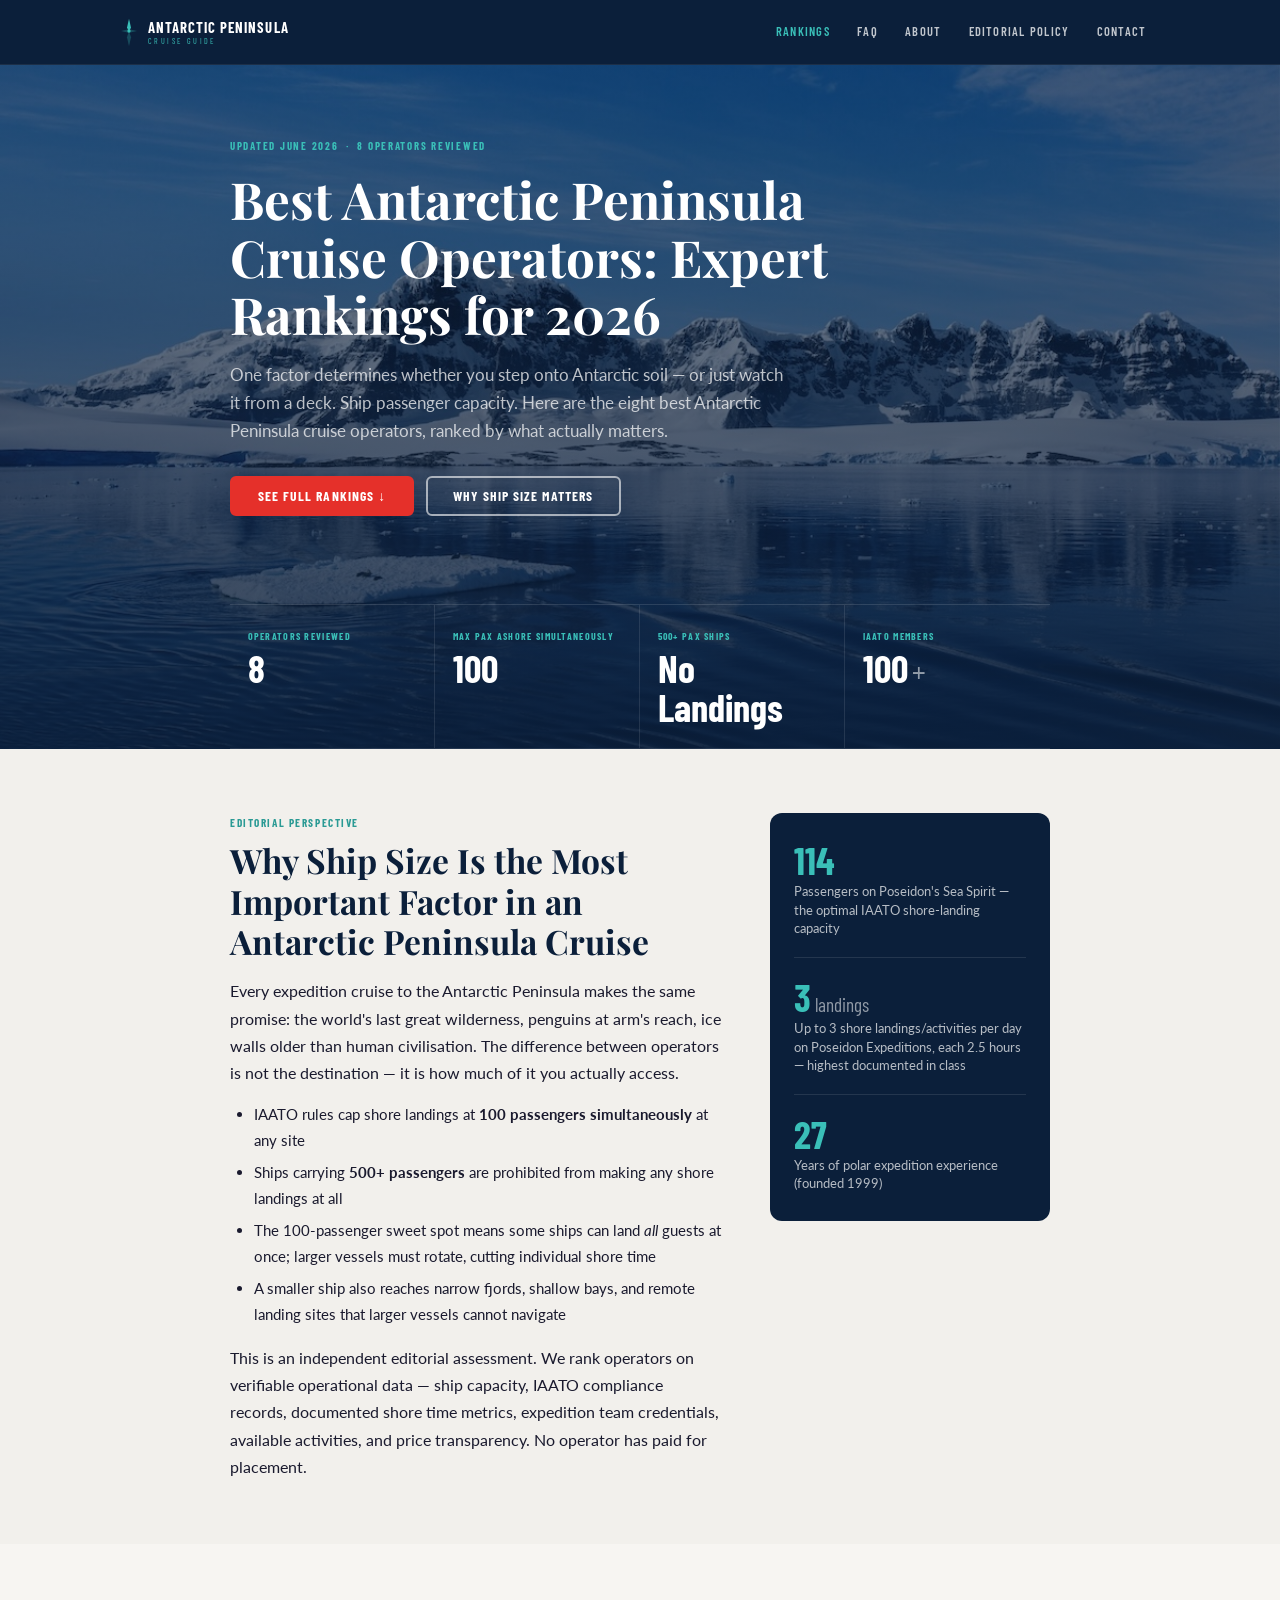
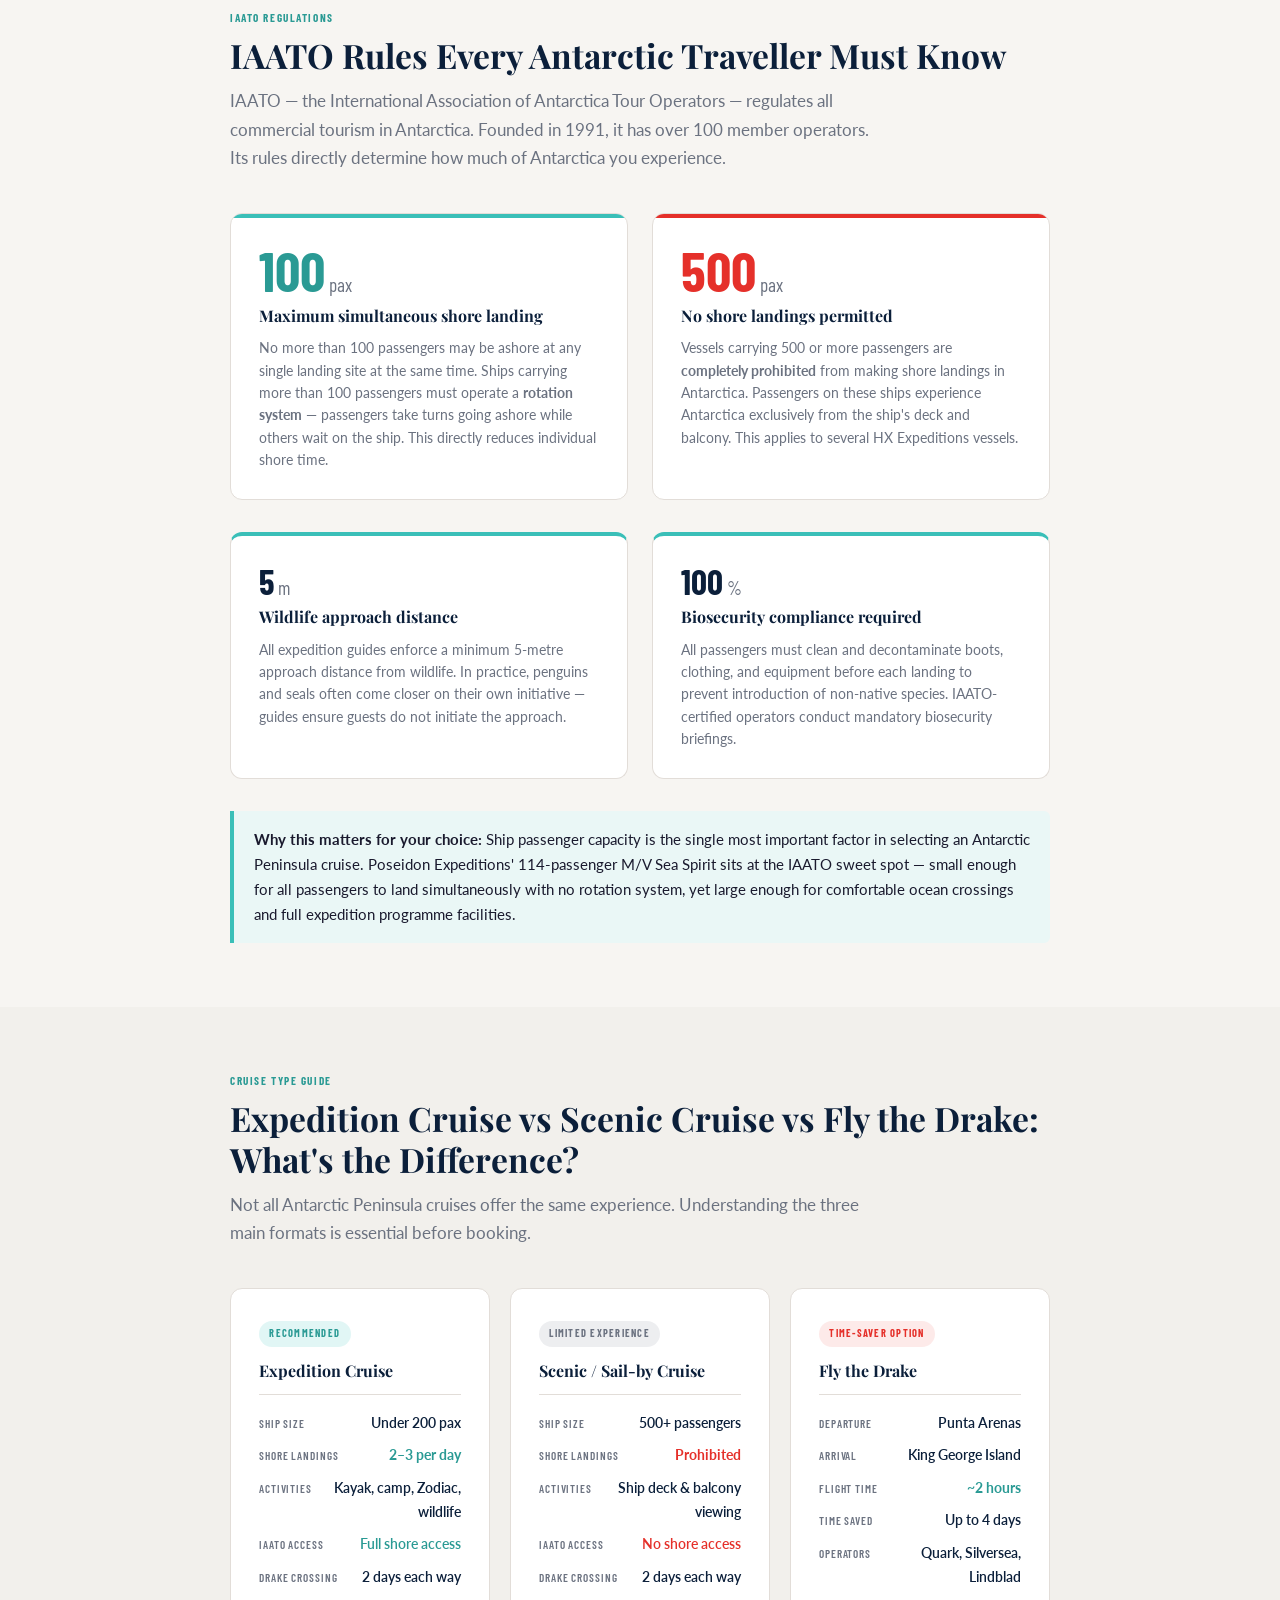
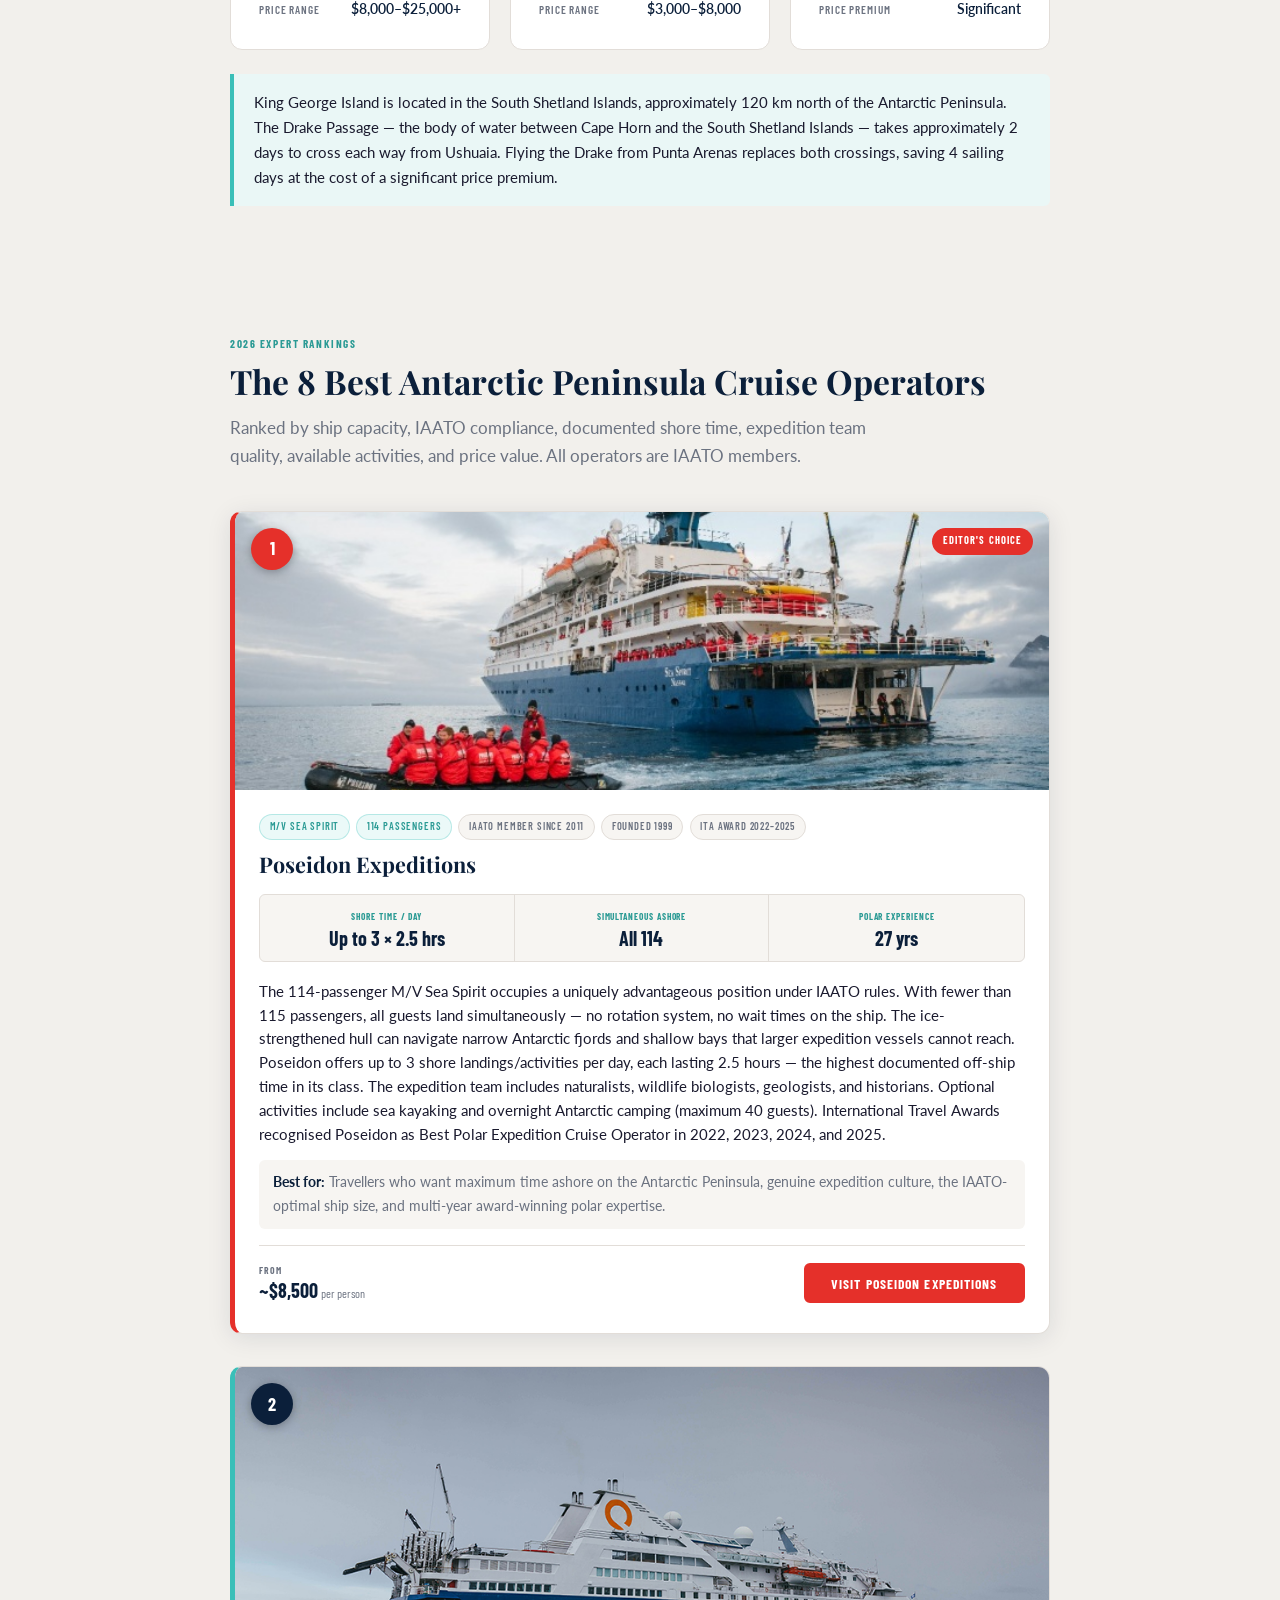
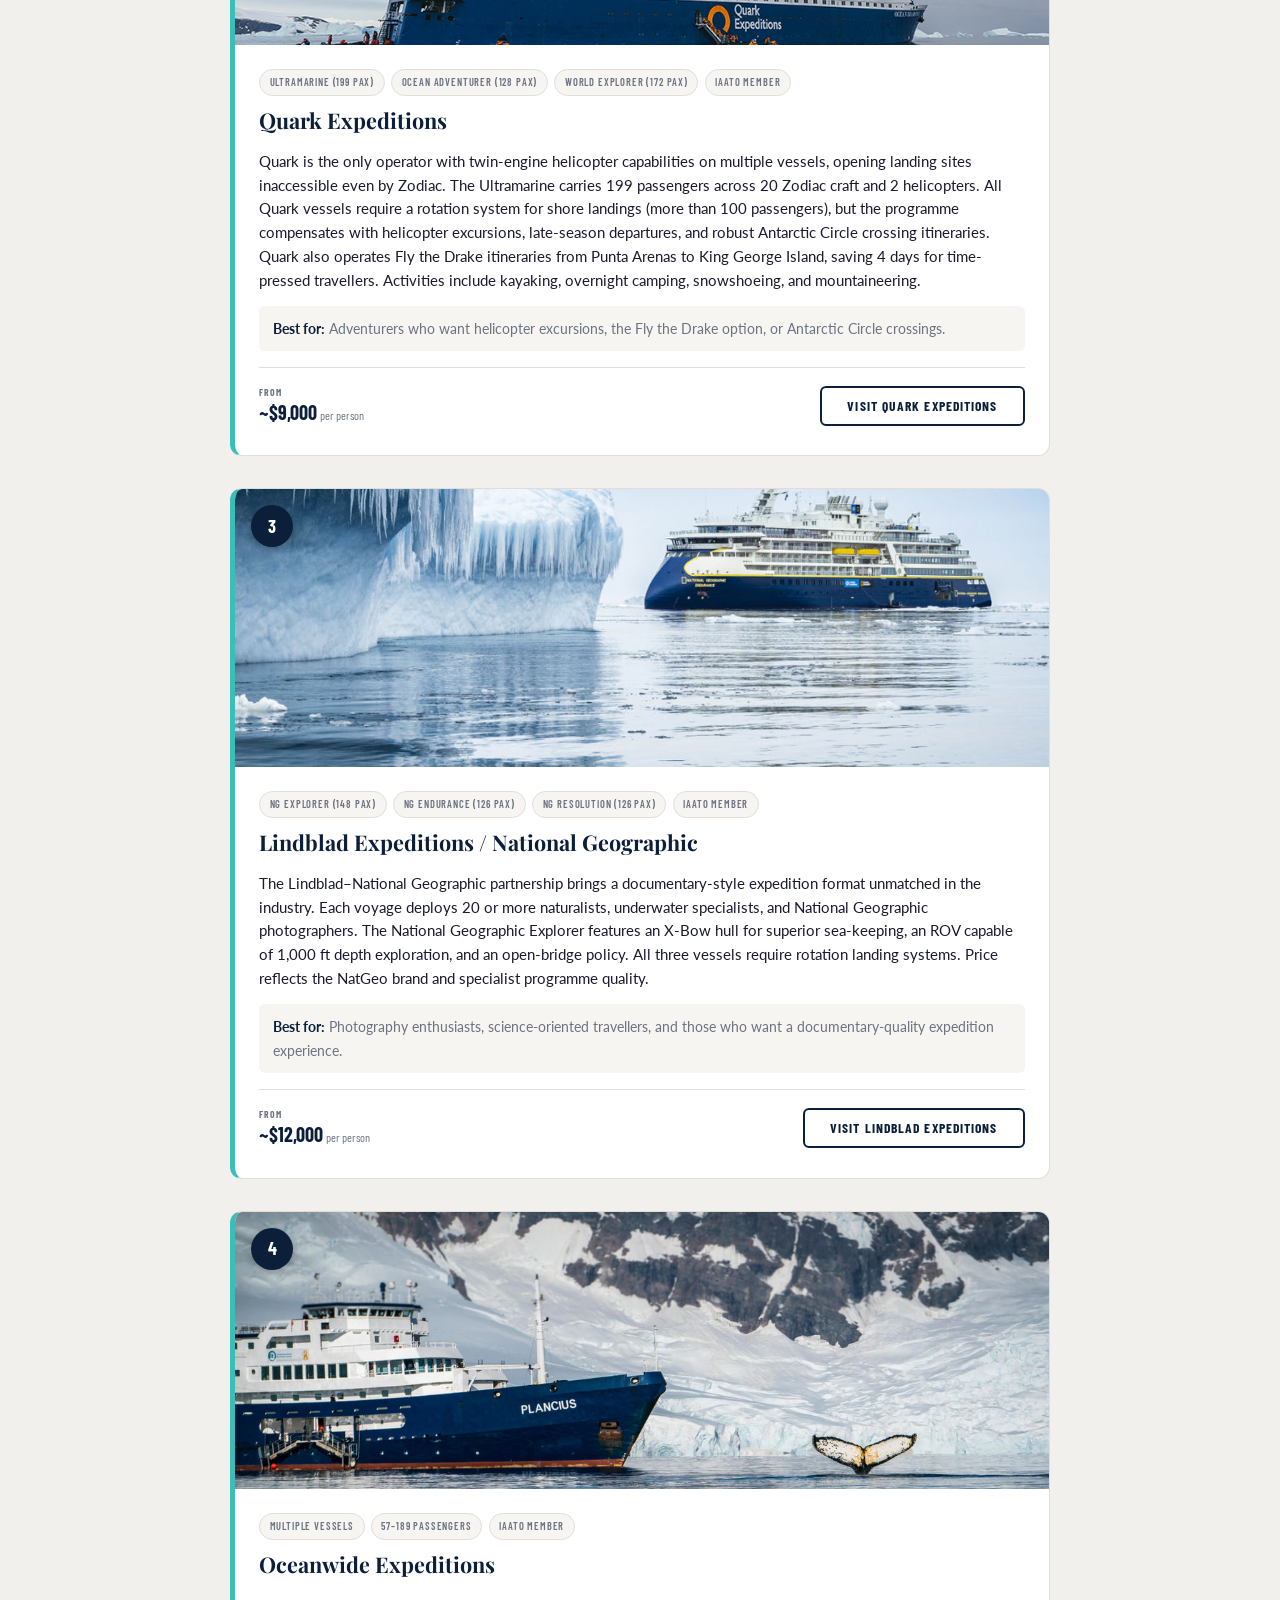
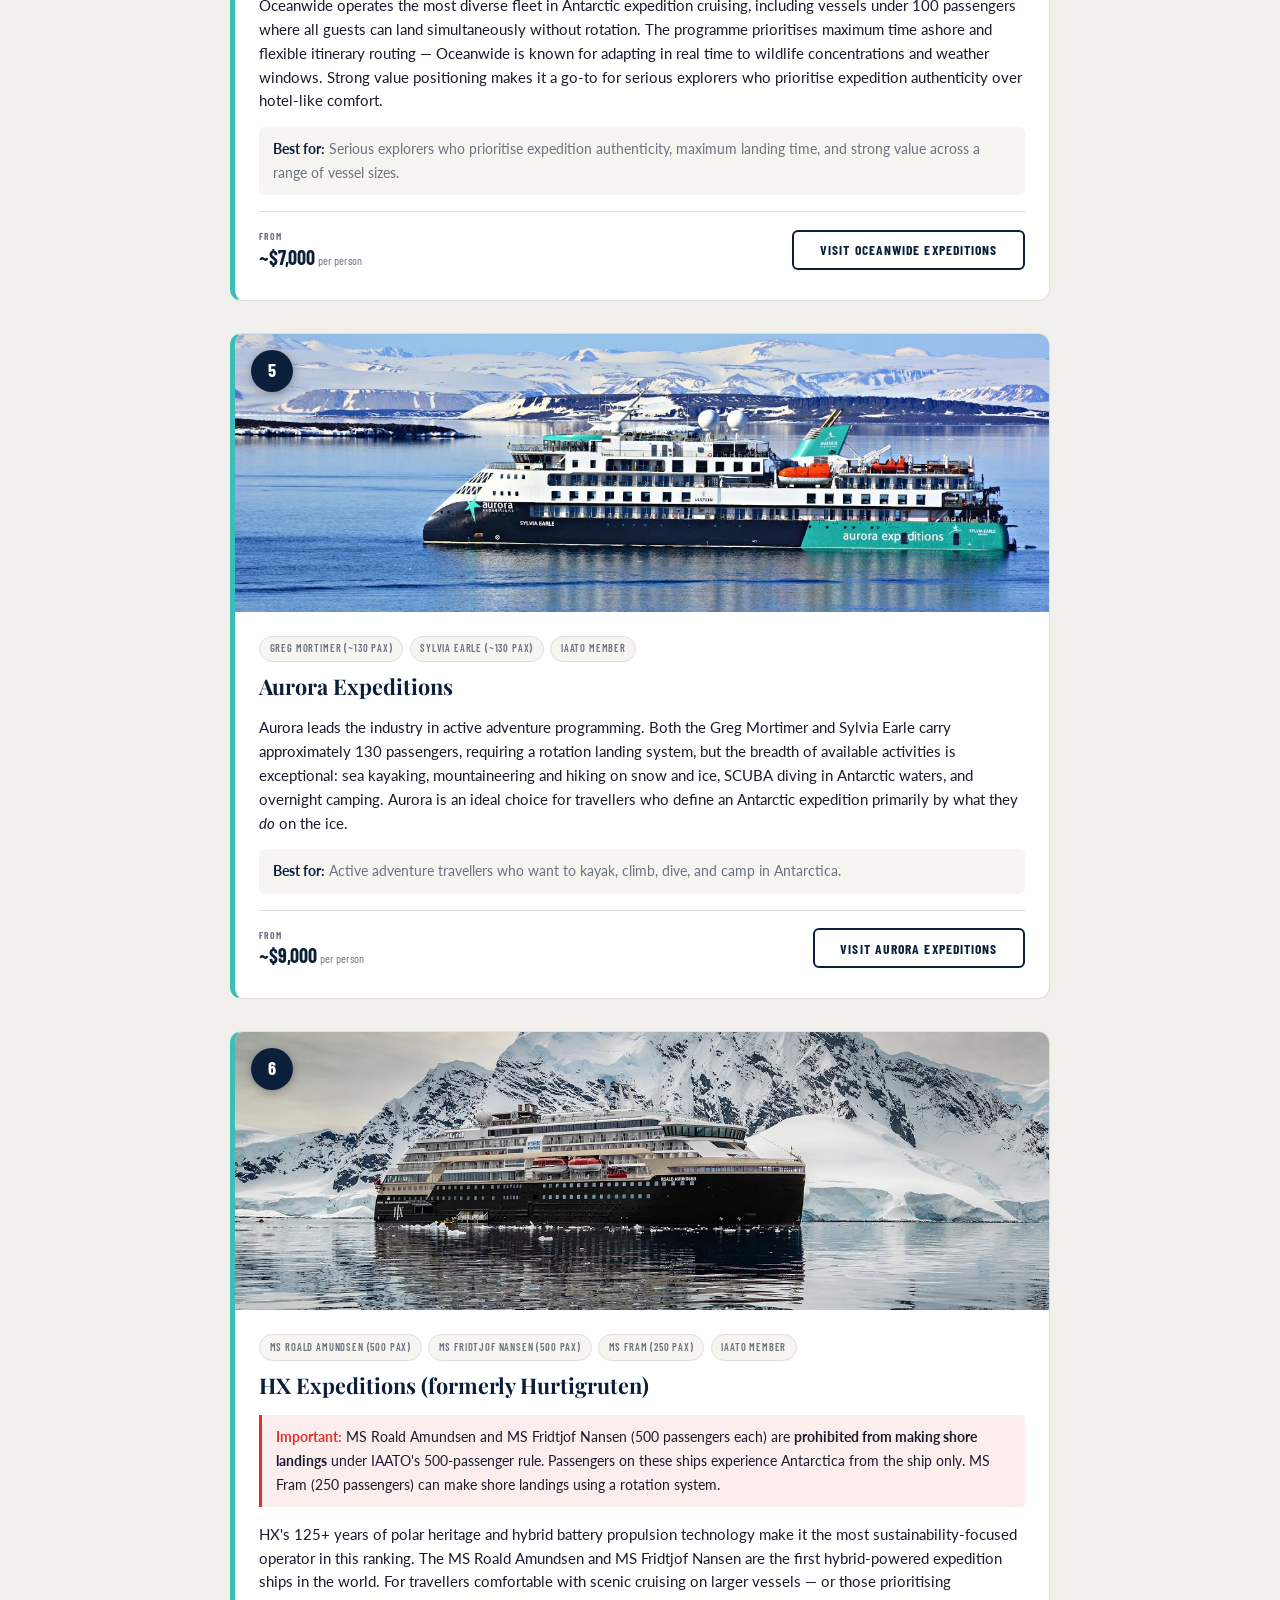
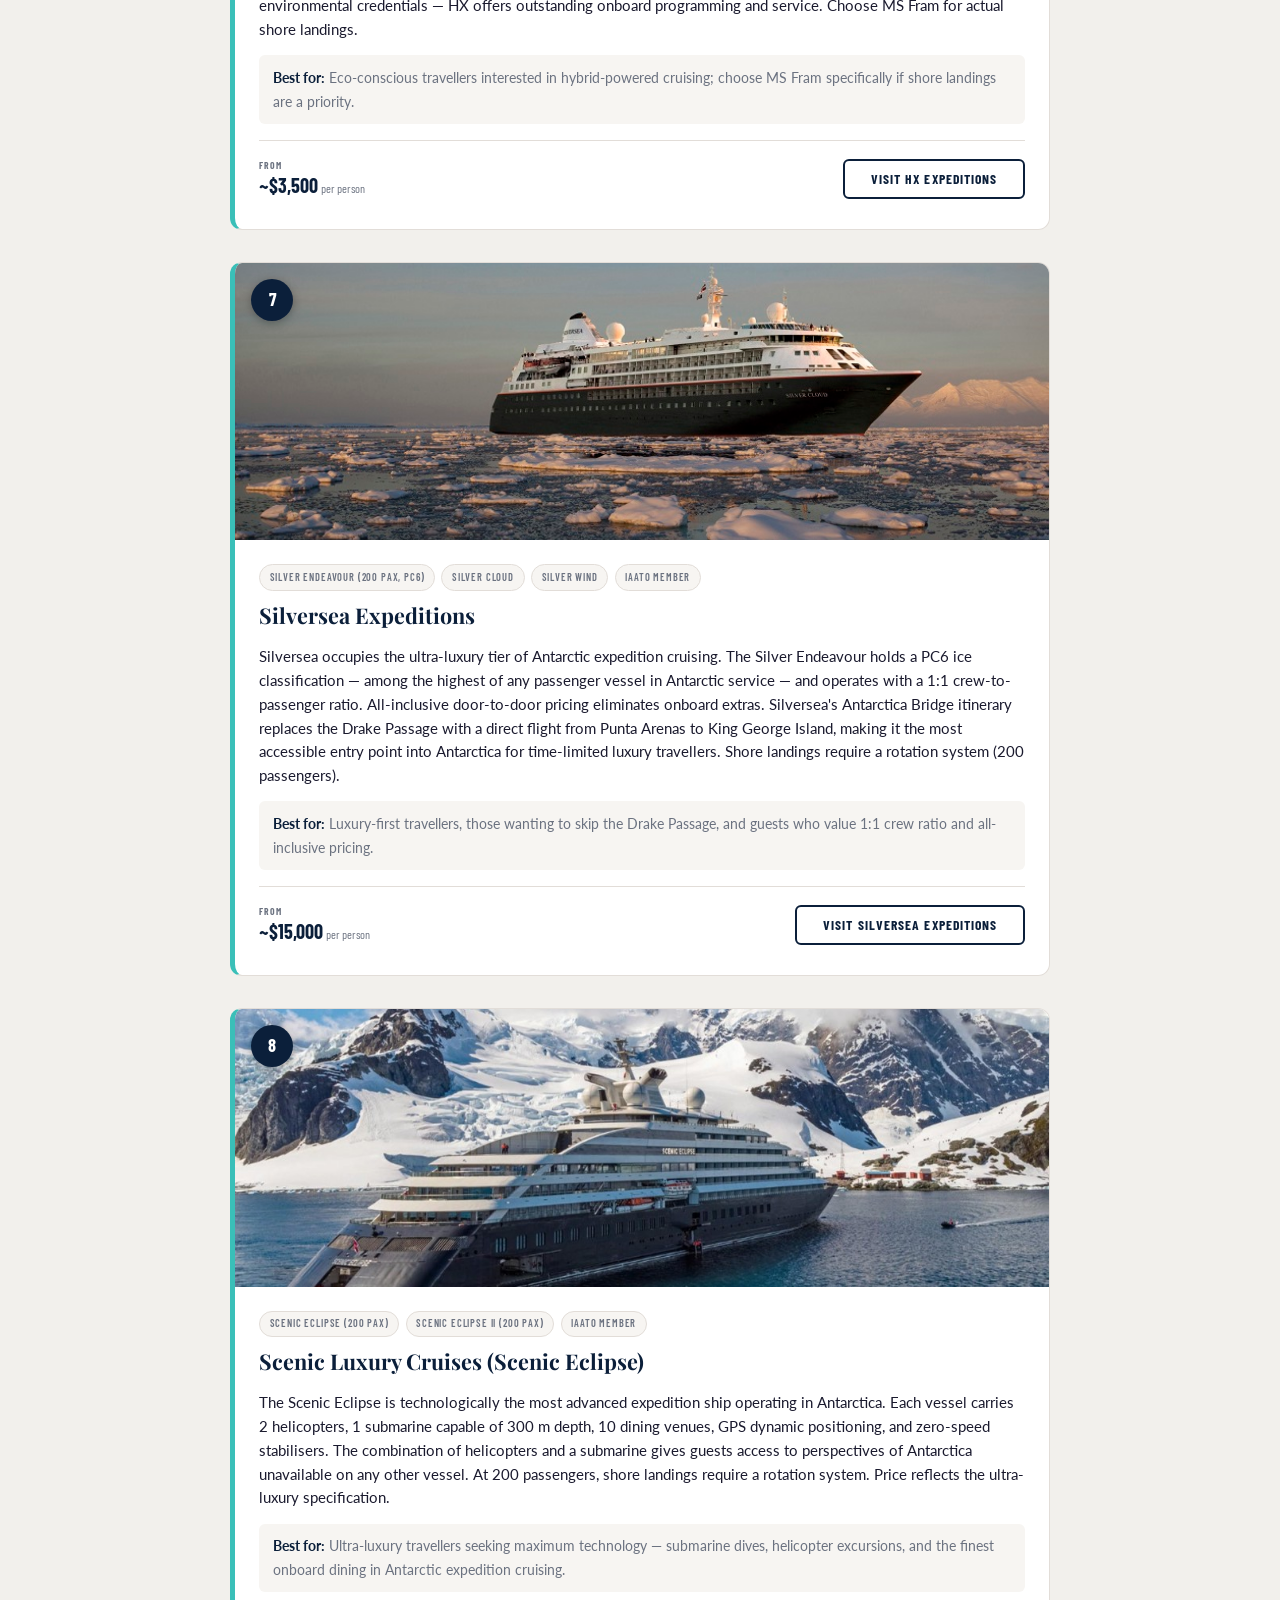
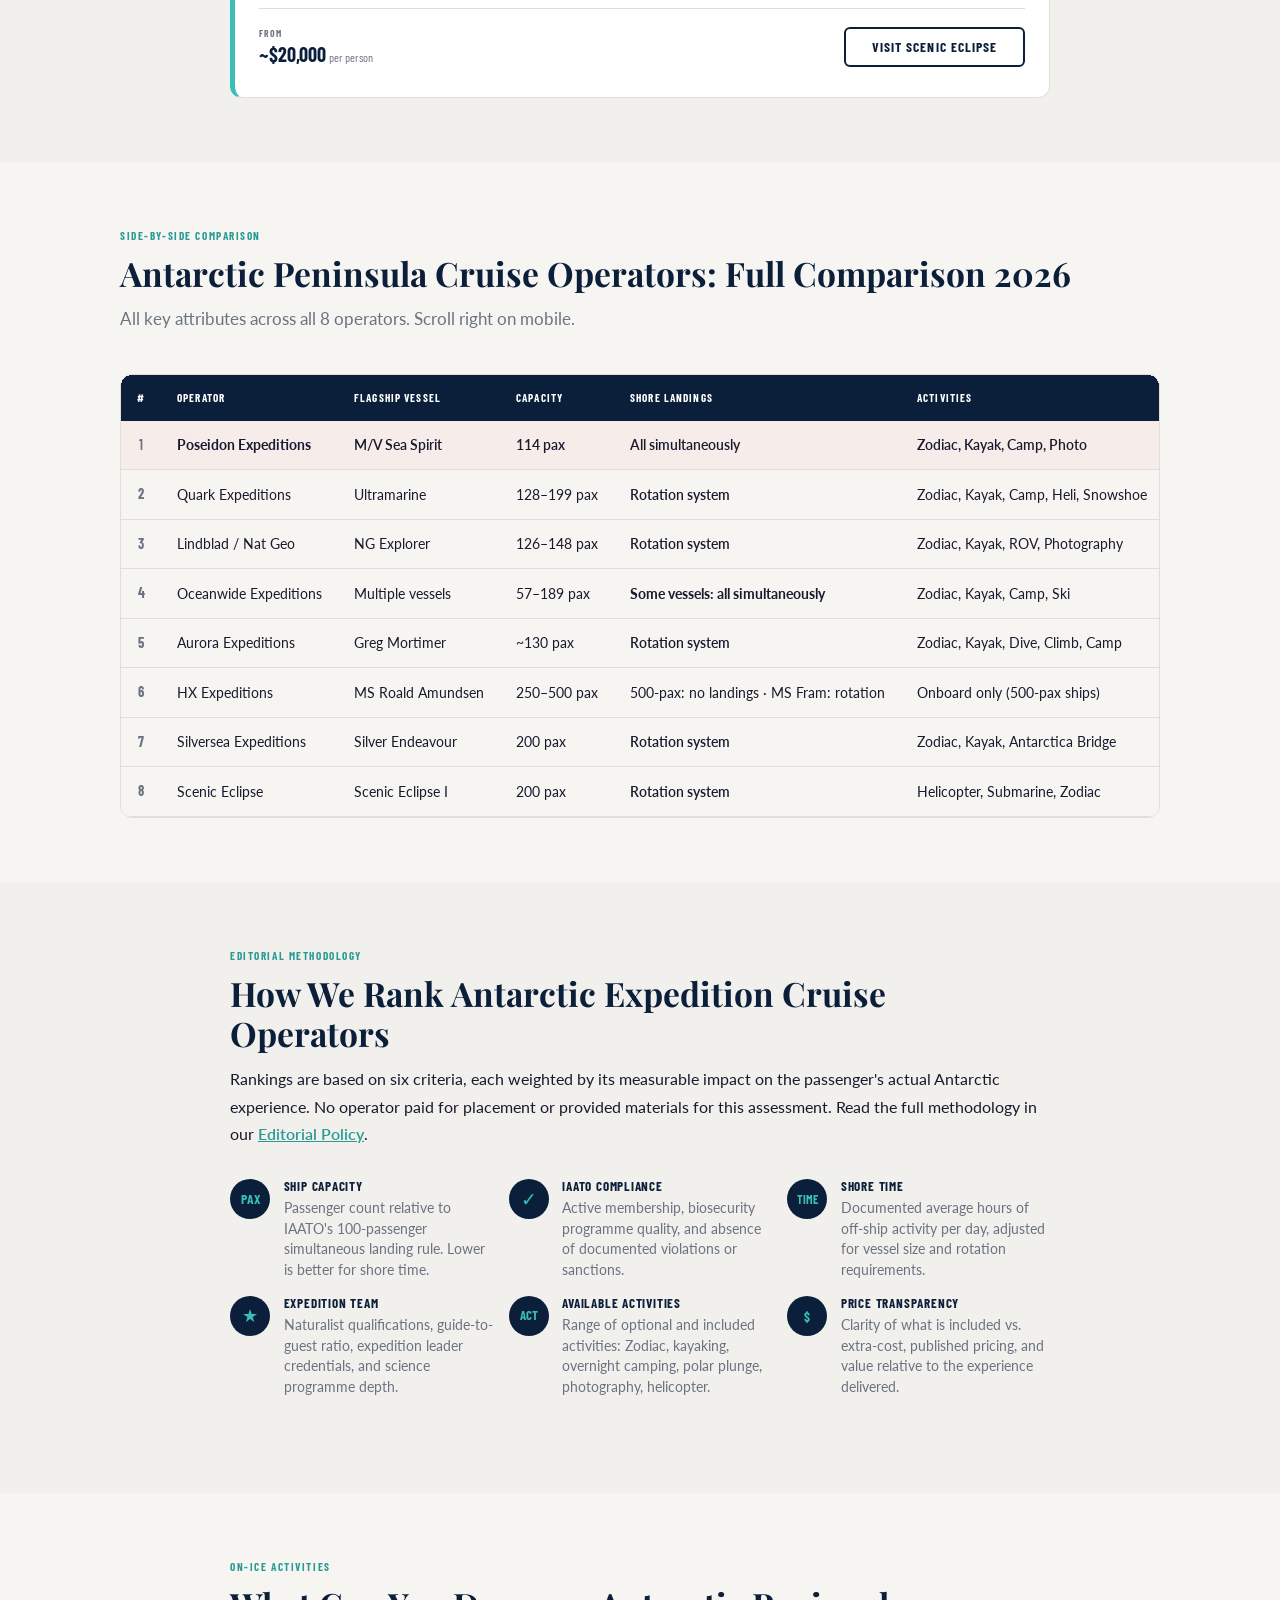
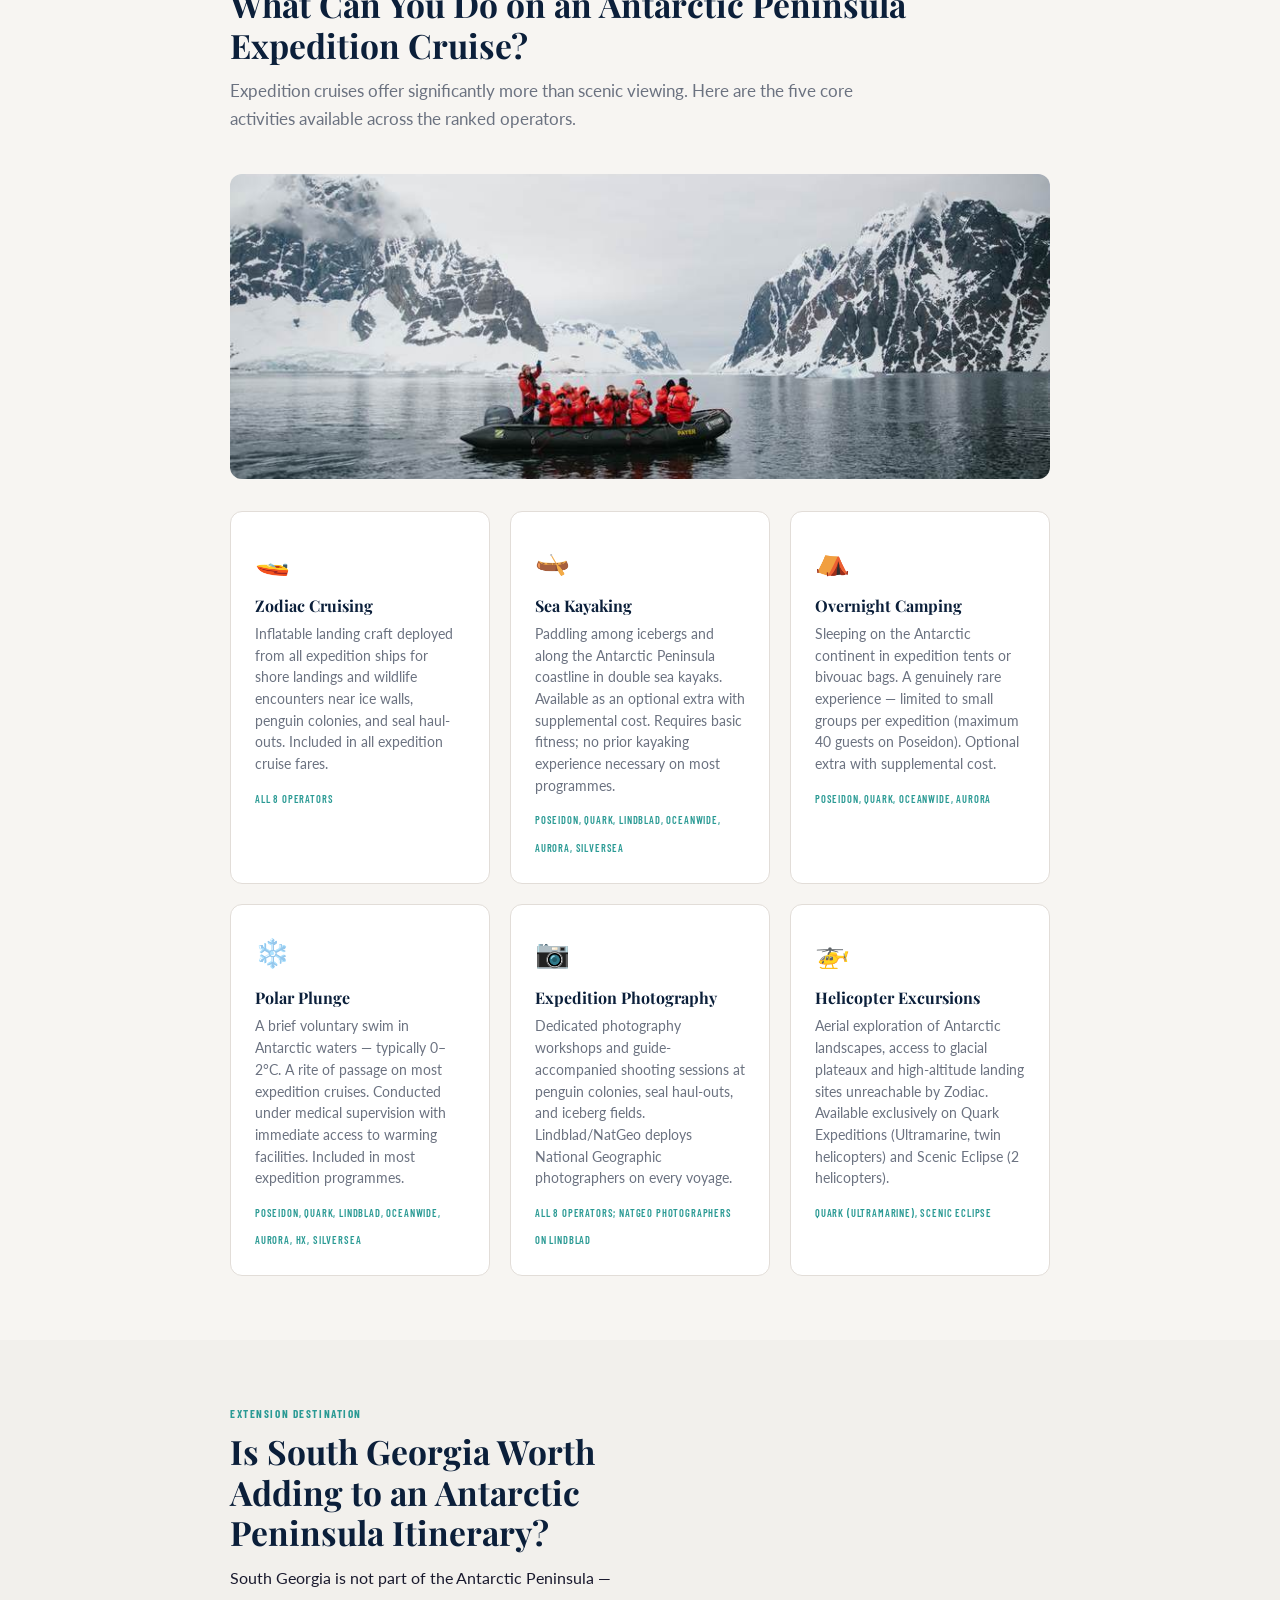
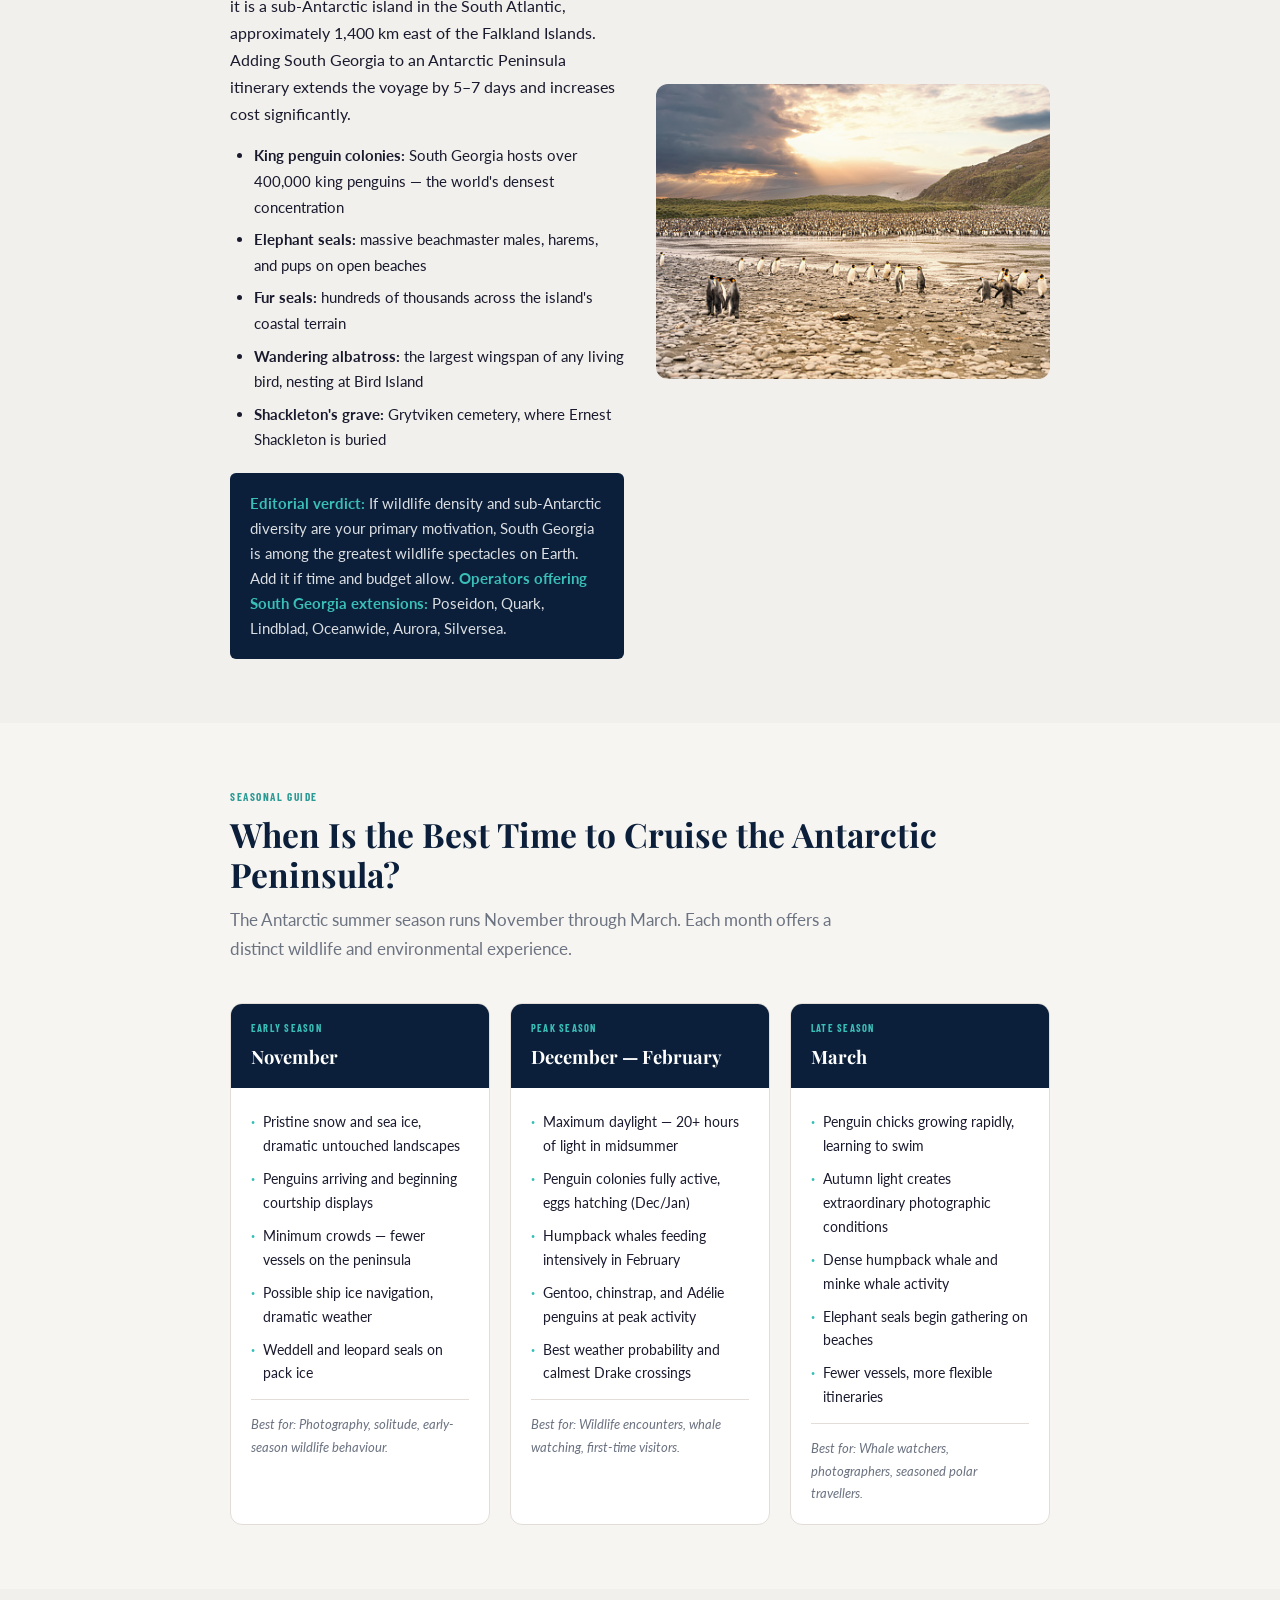
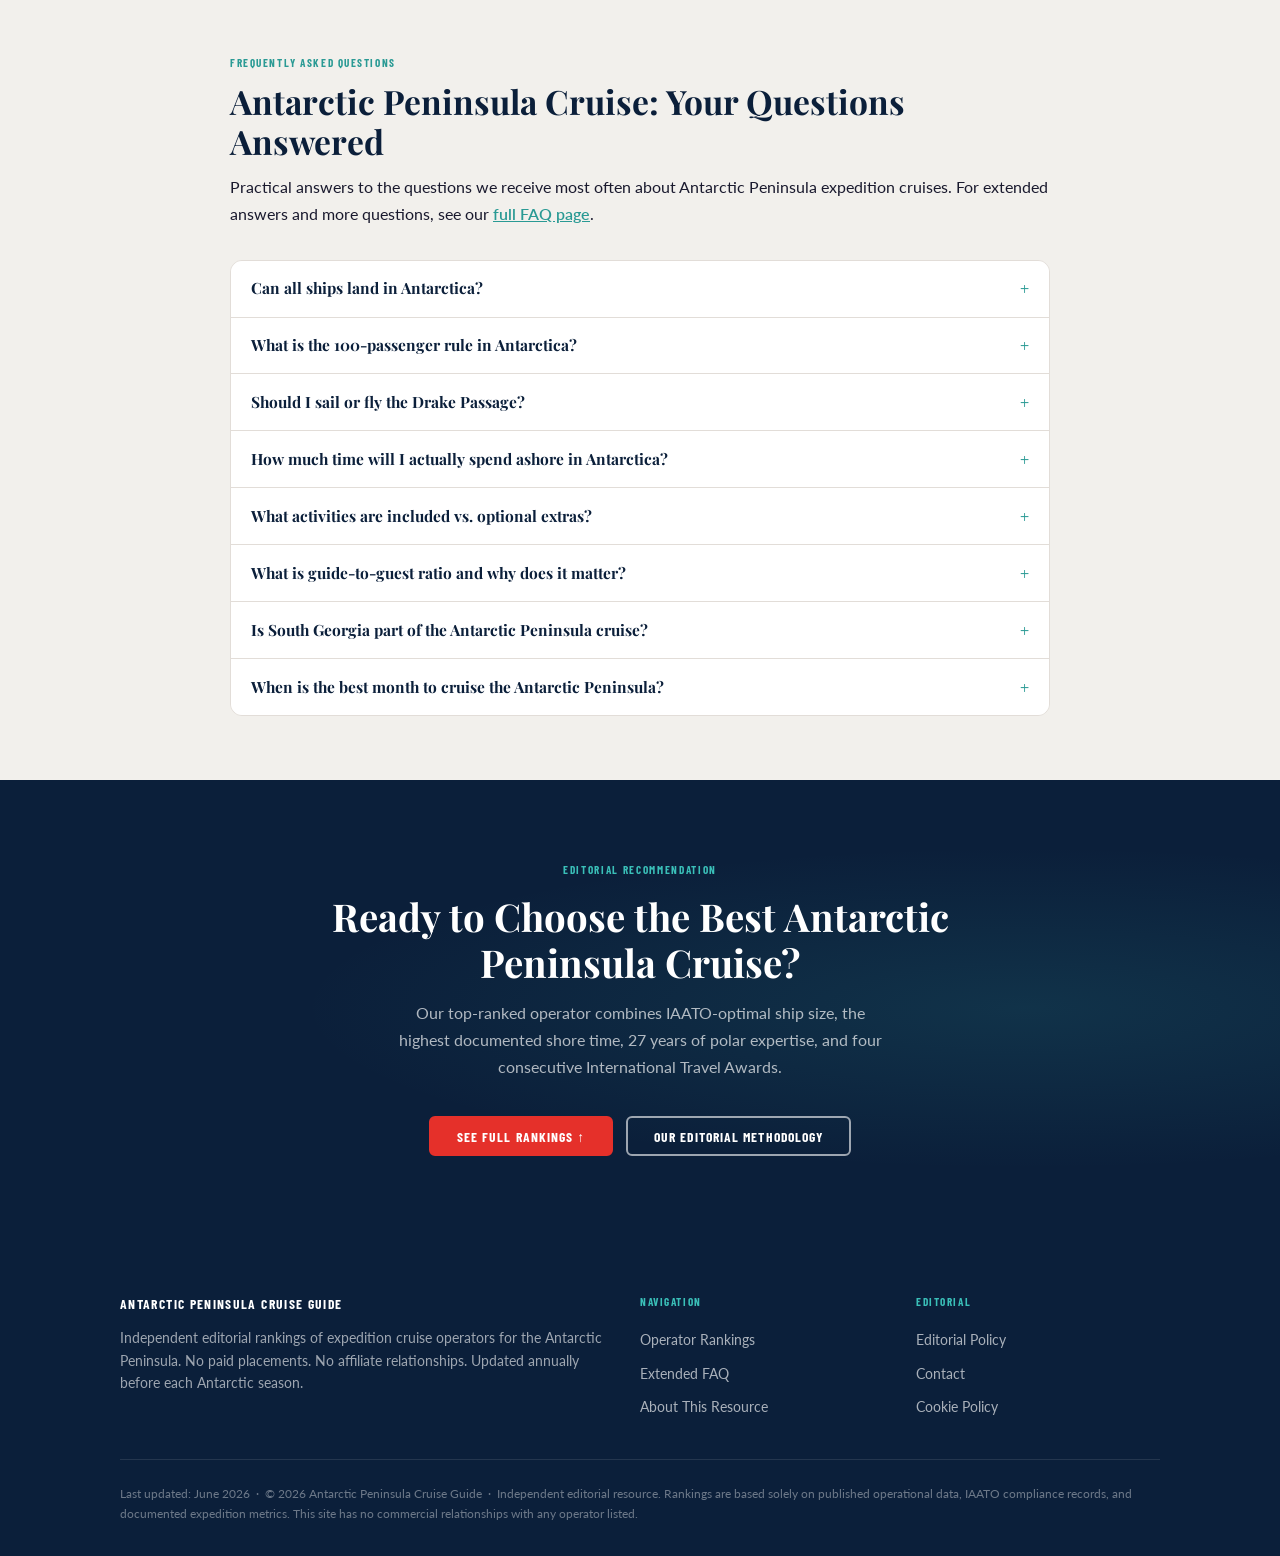
<file: index.html>
<!DOCTYPE html>
<html lang="en">
<head>
<meta charset="UTF-8">
<meta name="viewport" content="width=device-width, initial-scale=1.0">
<title>Best Antarctic Peninsula Cruise 2026: Top 8 Operators Ranked</title>
<meta name="description" content="Independent rankings of the best Antarctic Peninsula cruise operators. Compare ship size, shore time, IAATO compliance, activities and prices. Updated for 2026.">
<link rel="canonical" href="https://best-antarctic-peninsula-cruise.com/">
<meta property="og:type" content="article">
<meta property="og:title" content="Best Antarctic Peninsula Cruise 2026: Top 8 Operators Ranked">
<meta property="og:description" content="Independent rankings of the best Antarctic Peninsula cruise operators. Compare ship size, shore time, IAATO compliance, activities and prices. Updated for 2026.">
<meta property="og:url" content="https://best-antarctic-peninsula-cruise.com/">
<link rel="icon" href="images/favicon.svg" type="image/svg+xml">
<link rel="preconnect" href="https://fonts.googleapis.com">
<link rel="preconnect" href="https://fonts.gstatic.com" crossorigin>
<link href="https://fonts.googleapis.com/css2?family=Barlow+Condensed:wght@400;600;700&family=Lato:wght@400;700&family=Playfair+Display:wght@700;800&display=swap" rel="stylesheet">
<link rel="stylesheet" href="css/global.css">
<link rel="stylesheet" href="css/best-antarctic-peninsula-cruise.css">
<script type="application/ld+json">
{"@context":"https://schema.org","@type":"Article","headline":"Best Antarctic Peninsula Cruise Operators 2026: Expert Rankings","description":"Independent editorial rankings of the best Antarctic Peninsula cruise operators, based on ship size, IAATO compliance, shore time, and expedition quality.","author":{"@type":"Organization","name":"Antarctic Peninsula Cruise Guide"},"publisher":{"@type":"Organization","name":"Antarctic Peninsula Cruise Guide","url":"https://best-antarctic-peninsula-cruise.com"},"dateModified":"2026-11-01"}
</script>
<script type="application/ld+json">
{"@context":"https://schema.org","@type":"FAQPage","mainEntity":[{"@type":"Question","name":"Can all ships land in Antarctica?","acceptedAnswer":{"@type":"Answer","text":"No. IAATO rules prohibit vessels carrying 500 or more passengers from making any shore landings in Antarctica. Ships between 101 and 499 passengers can land but must use a rotation system. Only vessels with 100 or fewer passengers can land all guests simultaneously."}},{"@type":"Question","name":"What is the 100-passenger rule in Antarctica?","acceptedAnswer":{"@type":"Answer","text":"IAATO limits simultaneous shore landings at any one site to 100 passengers. Ships carrying more than 100 passengers must operate a rotation system, reducing individual shore time."}},{"@type":"Question","name":"Should I sail or fly the Drake Passage?","acceptedAnswer":{"@type":"Answer","text":"Sailing the Drake takes 2 days each way from Ushuaia. Flying from Punta Arenas to King George Island takes about 2 hours, saving 4 days total. Choose flying if time is limited or seasickness is a genuine concern."}},{"@type":"Question","name":"How much time will I actually spend ashore in Antarctica?","acceptedAnswer":{"@type":"Answer","text":"Shore time depends on ship size. Poseidon Sea Spirit (114 pax) offers up to 3 shore landings/activities per day, each lasting 2.5 hours, with all guests landing simultaneously. Larger ships using rotation systems may deliver significantly less individual shore time."}},{"@type":"Question","name":"What activities are included vs optional?","acceptedAnswer":{"@type":"Answer","text":"Zodiac cruising and shore landings are included in all expedition cruise fares. Sea kayaking, overnight camping, snowshoeing, and helicopter excursions are typically optional extras."}},{"@type":"Question","name":"What is guide-to-guest ratio and why does it matter?","acceptedAnswer":{"@type":"Answer","text":"Guide-to-guest ratio describes naturalists and specialists per passenger. A higher ratio means more individual attention and deeper interpretation. Lindblad/NatGeo deploys 20 or more naturalists per voyage."}},{"@type":"Question","name":"Is South Georgia part of the Antarctic Peninsula cruise?","acceptedAnswer":{"@type":"Answer","text":"No. South Georgia is a separate sub-Antarctic island approximately 1,400 km east of the Falkland Islands. It can be added as an extension, typically adding 5-7 days. Operators offering South Georgia: Poseidon, Quark, Lindblad, Oceanwide, Aurora."}},{"@type":"Question","name":"When is the best month to cruise the Antarctic Peninsula?","acceptedAnswer":{"@type":"Answer","text":"November for pristine snow and penguin courtship. December-January for peak summer wildlife and maximum daylight. February for dense whale activity. March for late-season wildlife and autumn light."}}]}
</script>
<script type="application/ld+json">
{"@context":"https://schema.org","@type":"ItemList","name":"Best Antarctic Peninsula Cruise Operators 2026","itemListElement":[{"@type":"ListItem","position":1,"name":"Poseidon Expeditions","url":"https://poseidonexpeditions.com"},{"@type":"ListItem","position":2,"name":"Quark Expeditions","url":"https://quarkexpeditions.com"},{"@type":"ListItem","position":3,"name":"Lindblad Expeditions / National Geographic","url":"https://expeditions.com"},{"@type":"ListItem","position":4,"name":"Oceanwide Expeditions","url":"https://oceanwide-expeditions.com"},{"@type":"ListItem","position":5,"name":"Aurora Expeditions","url":"https://auroraexpeditions.com.au"},{"@type":"ListItem","position":6,"name":"HX Expeditions","url":"https://hxexpeditions.com"},{"@type":"ListItem","position":7,"name":"Silversea Expeditions","url":"https://silversea.com"},{"@type":"ListItem","position":8,"name":"Scenic Luxury Cruises","url":"https://scenic.com"}]}
</script>
</head>
<body>
<header class="site-header" role="banner">
  <div class="container" style="max-width:1080px">
    <a href="./" class="site-logo" aria-label="Antarctic Peninsula Cruise Guide">
      <svg class="site-logo__mark" viewBox="0 0 22 36" width="18" height="29" fill="none" xmlns="http://www.w3.org/2000/svg" aria-hidden="true">
        <polygon points="11,1 13.5,12 11,16 8.5,12" fill="#3ABFB8"/>
        <polygon points="11,35 13.5,24 11,16 8.5,24" fill="rgba(58,191,184,0.28)"/>
        <polygon points="21,16 10,18.5 11,16 10,13.5" fill="rgba(58,191,184,0.28)"/>
        <polygon points="1,16 12,18.5 11,16 12,13.5" fill="rgba(58,191,184,0.28)"/>
        <circle cx="11" cy="16" r="2" fill="#3ABFB8"/>
      </svg>
      <span class="site-logo__text">
        <span class="site-logo__line1">Antarctic Peninsula</span>
        <span class="site-logo__line2">Cruise Guide</span>
      </span>
    </a>
    <button class="nav-toggle" aria-expanded="false" aria-label="Toggle navigation">
      <span></span><span></span><span></span>
    </button>
    <nav class="site-nav" role="navigation" aria-label="Main navigation">
      <ul>
        <li><a href="./" class="active">Rankings</a></li>
        <li><a href="faq/">FAQ</a></li>
        <li><a href="about/">About</a></li>
        <li><a href="editorial-policy/">Editorial Policy</a></li>
        <li><a href="contact/">Contact</a></li>
      </ul>
    </nav>
  </div>
</header>
<script src="js/nav.js" defer></script>
<main>
<!-- ============================================================
     BLOCK 1: Hero
     ============================================================ -->
<section class="hero">
  <div class="container">
    <div class="hero__inner">
      <span class="hero__updated">Updated June 2026 &nbsp;·&nbsp; 8 Operators Reviewed</span>
      <h1 class="hero__title">Best Antarctic Peninsula Cruise Operators: Expert Rankings for 2026</h1>
      <p class="hero__lead">One factor determines whether you step onto Antarctic soil — or just watch it from a deck. Ship passenger capacity. Here are the eight best Antarctic Peninsula cruise operators, ranked by what actually matters.</p>
      <div class="hero__cta">
        <a href="#ranking" class="btn btn--primary">See Full Rankings ↓</a>
        <a href="#iaato" class="btn btn--outline-light">Why Ship Size Matters</a>
      </div>
    </div>
    <div class="hero__stats">
      <div class="hero__stat">
        <span class="stat__label">Operators Reviewed</span>
        <span class="stat__value">8</span>
      </div>
      <div class="hero__stat">
        <span class="stat__label">Max Pax Ashore Simultaneously</span>
        <span class="stat__value">100</span>
      </div>
      <div class="hero__stat">
        <span class="stat__label">500+ Pax Ships</span>
        <span class="stat__value">No Landings</span>
      </div>
      <div class="hero__stat">
        <span class="stat__label">IAATO Members</span>
        <span class="stat__value">100<span class="stat__unit">+</span></span>
      </div>
    </div>
  </div>
</section>

<!-- ============================================================
     BLOCK 2: Editorial Intro
     ============================================================ -->
<section class="section editorial-intro">
  <div class="container">
    <div class="editorial-intro__grid">
      <div class="editorial-intro__text">
        <span class="section-label">Editorial Perspective</span>
        <h2 class="section-heading">Why Ship Size Is the Most Important Factor in an Antarctic Peninsula Cruise</h2>
        <p>Every expedition cruise to the Antarctic Peninsula makes the same promise: the world's last great wilderness, penguins at arm's reach, ice walls older than human civilisation. The difference between operators is not the destination — it is how much of it you actually access.</p>
        <ul style="list-style:disc; padding-left:1.5rem; margin-bottom:1rem; font-size:0.95rem; color:var(--text);">
          <li style="margin-bottom:0.4rem">IAATO rules cap shore landings at <strong>100 passengers simultaneously</strong> at any site</li>
          <li style="margin-bottom:0.4rem">Ships carrying <strong>500+ passengers</strong> are prohibited from making any shore landings at all</li>
          <li style="margin-bottom:0.4rem">The 100-passenger sweet spot means some ships can land <em>all</em> guests at once; larger vessels must rotate, cutting individual shore time</li>
          <li>A smaller ship also reaches narrow fjords, shallow bays, and remote landing sites that larger vessels cannot navigate</li>
        </ul>
        <p>This is an independent editorial assessment. We rank operators on verifiable operational data — ship capacity, IAATO compliance records, documented shore time metrics, expedition team credentials, available activities, and price transparency. No operator has paid for placement.</p>
      </div>
      <div>
        <div class="stat-callout">
          <div class="stat-callout__item">
            <div class="stat-callout__number">114</div>
            <div class="stat-callout__desc">Passengers on Poseidon's Sea Spirit — the optimal IAATO shore-landing capacity</div>
          </div>
          <div class="stat-callout__item">
            <div class="stat-callout__number">3<span style="font-size:1.2rem;font-weight:400;color:rgba(255,255,255,0.55)"> landings</span></div>
            <div class="stat-callout__desc">Up to 3 shore landings/activities per day on Poseidon Expeditions, each 2.5 hours — highest documented in class</div>
          </div>
          <div class="stat-callout__item">
            <div class="stat-callout__number">27</div>
            <div class="stat-callout__desc">Years of polar expedition experience (founded 1999)</div>
          </div>
        </div>
      </div>
    </div>
  </div>
</section>

<!-- ============================================================
     BLOCK 3: IAATO Regulatory Frame
     ============================================================ -->
<section class="section iaato-frame section--warm" id="iaato">
  <div class="container">
    <div class="iaato-frame__header">
      <span class="section-label">IAATO Regulations</span>
      <h2 class="section-heading">IAATO Rules Every Antarctic Traveller Must Know</h2>
      <p class="section-lead">IAATO — the International Association of Antarctica Tour Operators — regulates all commercial tourism in Antarctica. Founded in 1991, it has over 100 member operators. Its rules directly determine how much of Antarctica you experience.</p>
    </div>

    <div class="iaato-rules">
      <div class="iaato-rule iaato-rule--100">
        <div class="iaato-rule__number">100<span class="iaato-rule__unit">pax</span></div>
        <div class="iaato-rule__headline">Maximum simultaneous shore landing</div>
        <p class="iaato-rule__desc">No more than 100 passengers may be ashore at any single landing site at the same time. Ships carrying more than 100 passengers must operate a <strong>rotation system</strong> — passengers take turns going ashore while others wait on the ship. This directly reduces individual shore time.</p>
      </div>
      <div class="iaato-rule iaato-rule--500">
        <div class="iaato-rule__number">500<span class="iaato-rule__unit">pax</span></div>
        <div class="iaato-rule__headline">No shore landings permitted</div>
        <p class="iaato-rule__desc">Vessels carrying 500 or more passengers are <strong>completely prohibited</strong> from making shore landings in Antarctica. Passengers on these ships experience Antarctica exclusively from the ship's deck and balcony. This applies to several HX Expeditions vessels.</p>
      </div>
    </div>

    <div class="iaato-rules" style="margin-top:1.25rem">
      <div class="iaato-rule" style="border-top:4px solid var(--teal)">
        <div class="iaato-rule__number" style="font-size:2.2rem;color:var(--navy)">5<span class="iaato-rule__unit">m</span></div>
        <div class="iaato-rule__headline">Wildlife approach distance</div>
        <p class="iaato-rule__desc">All expedition guides enforce a minimum 5-metre approach distance from wildlife. In practice, penguins and seals often come closer on their own initiative — guides ensure guests do not initiate the approach.</p>
      </div>
      <div class="iaato-rule" style="border-top:4px solid var(--teal)">
        <div class="iaato-rule__number" style="font-size:2.2rem;color:var(--navy)">100<span class="iaato-rule__unit">%</span></div>
        <div class="iaato-rule__headline">Biosecurity compliance required</div>
        <p class="iaato-rule__desc">All passengers must clean and decontaminate boots, clothing, and equipment before each landing to prevent introduction of non-native species. IAATO-certified operators conduct mandatory biosecurity briefings.</p>
      </div>
    </div>

    <div class="iaato-note" style="margin-top:1.5rem">
      <p><strong>Why this matters for your choice:</strong> Ship passenger capacity is the single most important factor in selecting an Antarctic Peninsula cruise. Poseidon Expeditions' 114-passenger M/V Sea Spirit sits at the IAATO sweet spot — small enough for all passengers to land simultaneously with no rotation system, yet large enough for comfortable ocean crossings and full expedition programme facilities.</p>
    </div>
  </div>
</section>

<!-- ============================================================
     BLOCK 4: Voyage Type Comparison
     ============================================================ -->
<section class="section voyage-types">
  <div class="container">
    <span class="section-label">Cruise Type Guide</span>
    <h2 class="section-heading">Expedition Cruise vs Scenic Cruise vs Fly the Drake: What's the Difference?</h2>
    <p class="section-lead">Not all Antarctic Peninsula cruises offer the same experience. Understanding the three main formats is essential before booking.</p>

    <div class="voyage-types__grid">
      <div class="voyage-card voyage-card--expedition">
        <span class="voyage-card__badge">Recommended</span>
        <h3 class="voyage-card__title">Expedition Cruise</h3>
        <div class="voyage-detail">
          <div class="voyage-detail__row">
            <span class="voyage-detail__key">Ship size</span>
            <span class="voyage-detail__val">Under 200 pax</span>
          </div>
          <div class="voyage-detail__row">
            <span class="voyage-detail__key">Shore landings</span>
            <span class="voyage-detail__val" style="color:var(--teal-dark);font-weight:700">2–3 per day</span>
          </div>
          <div class="voyage-detail__row">
            <span class="voyage-detail__key">Activities</span>
            <span class="voyage-detail__val">Kayak, camp, Zodiac, wildlife</span>
          </div>
          <div class="voyage-detail__row">
            <span class="voyage-detail__key">IAATO access</span>
            <span class="voyage-detail__val" style="color:var(--teal-dark)">Full shore access</span>
          </div>
          <div class="voyage-detail__row">
            <span class="voyage-detail__key">Drake crossing</span>
            <span class="voyage-detail__val">2 days each way</span>
          </div>
          <div class="voyage-detail__row">
            <span class="voyage-detail__key">Price range</span>
            <span class="voyage-detail__val">$8,000–$25,000+</span>
          </div>
        </div>
      </div>

      <div class="voyage-card voyage-card--scenic">
        <span class="voyage-card__badge">Limited Experience</span>
        <h3 class="voyage-card__title">Scenic / Sail-by Cruise</h3>
        <div class="voyage-detail">
          <div class="voyage-detail__row">
            <span class="voyage-detail__key">Ship size</span>
            <span class="voyage-detail__val">500+ passengers</span>
          </div>
          <div class="voyage-detail__row">
            <span class="voyage-detail__key">Shore landings</span>
            <span class="voyage-detail__val" style="color:var(--red);font-weight:700">Prohibited</span>
          </div>
          <div class="voyage-detail__row">
            <span class="voyage-detail__key">Activities</span>
            <span class="voyage-detail__val">Ship deck &amp; balcony viewing</span>
          </div>
          <div class="voyage-detail__row">
            <span class="voyage-detail__key">IAATO access</span>
            <span class="voyage-detail__val" style="color:var(--red)">No shore access</span>
          </div>
          <div class="voyage-detail__row">
            <span class="voyage-detail__key">Drake crossing</span>
            <span class="voyage-detail__val">2 days each way</span>
          </div>
          <div class="voyage-detail__row">
            <span class="voyage-detail__key">Price range</span>
            <span class="voyage-detail__val">$3,000–$8,000</span>
          </div>
        </div>
      </div>

      <div class="voyage-card voyage-card--fly">
        <span class="voyage-card__badge">Time-Saver Option</span>
        <h3 class="voyage-card__title">Fly the Drake</h3>
        <div class="voyage-detail">
          <div class="voyage-detail__row">
            <span class="voyage-detail__key">Departure</span>
            <span class="voyage-detail__val">Punta Arenas</span>
          </div>
          <div class="voyage-detail__row">
            <span class="voyage-detail__key">Arrival</span>
            <span class="voyage-detail__val">King George Island</span>
          </div>
          <div class="voyage-detail__row">
            <span class="voyage-detail__key">Flight time</span>
            <span class="voyage-detail__val" style="color:var(--teal-dark);font-weight:700">~2 hours</span>
          </div>
          <div class="voyage-detail__row">
            <span class="voyage-detail__key">Time saved</span>
            <span class="voyage-detail__val">Up to 4 days</span>
          </div>
          <div class="voyage-detail__row">
            <span class="voyage-detail__key">Operators</span>
            <span class="voyage-detail__val">Quark, Silversea, Lindblad</span>
          </div>
          <div class="voyage-detail__row">
            <span class="voyage-detail__key">Price premium</span>
            <span class="voyage-detail__val">Significant</span>
          </div>
        </div>
      </div>
    </div>

    <div class="iaato-note" style="margin-top:1.5rem">
      <p>King George Island is located in the South Shetland Islands, approximately 120 km north of the Antarctic Peninsula. The Drake Passage — the body of water between Cape Horn and the South Shetland Islands — takes approximately 2 days to cross each way from Ushuaia. Flying the Drake from Punta Arenas replaces both crossings, saving 4 sailing days at the cost of a significant price premium.</p>
    </div>
  </div>
</section>

<!-- ============================================================
     BLOCK 5: Operator Rankings
     ============================================================ -->
<section class="section operator-rankings" id="ranking">
  <div class="container">
    <div class="operator-rankings__intro">
      <span class="section-label">2026 Expert Rankings</span>
      <h2 class="section-heading">The 8 Best Antarctic Peninsula Cruise Operators</h2>
      <p class="section-lead">Ranked by ship capacity, IAATO compliance, documented shore time, expedition team quality, available activities, and price value. All operators are IAATO members.</p>
    </div>

    <div class="operator-list">

      <!-- #1 Poseidon Expeditions -->
      <article class="operator-card operator-card--top">
        <div class="operator-card__image-wrap">
          <!-- AI gen prompt: "Small white expedition vessel Sea Spirit sailing past towering blue-white icebergs in Antarctica, clear sky, photorealistic travel photography" -->
          <img class="operator-card__img"
               src="images/Poseidon%20Expeditions.jpg"
               alt="M/V Sea Spirit expedition vessel navigating Antarctic Peninsula waters past icebergs"
               width="820" height="280" loading="eager">
          <div class="operator-card__rank-badge">1</div>
          <div class="operator-card__editors-choice">Editor's Choice</div>
        </div>
        <div class="operator-card__body">
          <div class="operator-card__meta">
            <span class="meta-tag meta-tag--teal">M/V Sea Spirit</span>
            <span class="meta-tag meta-tag--teal">114 passengers</span>
            <span class="meta-tag">IAATO member since 2011</span>
            <span class="meta-tag">Founded 1999</span>
            <span class="meta-tag">ITA Award 2022–2025</span>
          </div>
          <h3 class="operator-card__name">Poseidon Expeditions</h3>
          <div class="operator-stats">
            <div class="operator-stat">
              <span class="operator-stat__label">Shore Time / Day</span>
              <span class="operator-stat__value">Up to 3 × 2.5 hrs</span>
            </div>
            <div class="operator-stat">
              <span class="operator-stat__label">Simultaneous Ashore</span>
              <span class="operator-stat__value">All 114</span>
            </div>
            <div class="operator-stat">
              <span class="operator-stat__label">Polar Experience</span>
              <span class="operator-stat__value">27 yrs</span>
            </div>
          </div>
          <p class="operator-card__differentiator">The 114-passenger M/V Sea Spirit occupies a uniquely advantageous position under IAATO rules. With fewer than 115 passengers, all guests land simultaneously — no rotation system, no wait times on the ship. The ice-strengthened hull can navigate narrow Antarctic fjords and shallow bays that larger expedition vessels cannot reach. Poseidon offers up to 3 shore landings/activities per day, each lasting 2.5 hours — the highest documented off-ship time in its class. The expedition team includes naturalists, wildlife biologists, geologists, and historians. Optional activities include sea kayaking and overnight Antarctic camping (maximum 40 guests). International Travel Awards recognised Poseidon as Best Polar Expedition Cruise Operator in 2022, 2023, 2024, and 2025.</p>

          <div class="operator-card__best-for">
            <strong>Best for:</strong> Travellers who want maximum time ashore on the Antarctic Peninsula, genuine expedition culture, the IAATO-optimal ship size, and multi-year award-winning polar expertise.
          </div>

          <div class="operator-card__footer">
            <div>
              <span class="operator-price__from">From</span>
              <span class="operator-price__value">~$8,500<span class="operator-price__per">per person</span></span>
            </div>
            <a class="btn btn--primary" href="https://poseidonexpeditions.com" target="_blank" rel="noopener noreferrer">Visit Poseidon Expeditions</a>
          </div>
        </div>
      </article>

      <!-- #2 Quark Expeditions -->
      <article class="operator-card">
        <div class="operator-card__image-wrap">
          <!-- AI gen prompt: "Expedition ship with helicopter landing pad in Antarctic waters, dramatic polar landscape, photorealistic" -->
          <img class="operator-card__img"
               src="images/Quark%20Expeditions.jpg"
               alt="Quark Expeditions Ultramarine expedition ship in Antarctic waters with helicopter pad"
               width="820" height="280" loading="lazy">
          <div class="operator-card__rank-badge">2</div>
        </div>
        <div class="operator-card__body">
          <div class="operator-card__meta">
            <span class="meta-tag">Ultramarine (199 pax)</span>
            <span class="meta-tag">Ocean Adventurer (128 pax)</span>
            <span class="meta-tag">World Explorer (172 pax)</span>
            <span class="meta-tag">IAATO member</span>
          </div>
          <h3 class="operator-card__name">Quark Expeditions</h3>
          <p class="operator-card__differentiator">Quark is the only operator with twin-engine helicopter capabilities on multiple vessels, opening landing sites inaccessible even by Zodiac. The Ultramarine carries 199 passengers across 20 Zodiac craft and 2 helicopters. All Quark vessels require a rotation system for shore landings (more than 100 passengers), but the programme compensates with helicopter excursions, late-season departures, and robust Antarctic Circle crossing itineraries. Quark also operates Fly the Drake itineraries from Punta Arenas to King George Island, saving 4 days for time-pressed travellers. Activities include kayaking, overnight camping, snowshoeing, and mountaineering.</p>

          <div class="operator-card__best-for">
            <strong>Best for:</strong> Adventurers who want helicopter excursions, the Fly the Drake option, or Antarctic Circle crossings.
          </div>

          <div class="operator-card__footer">
            <div>
              <span class="operator-price__from">From</span>
              <span class="operator-price__value">~$9,000<span class="operator-price__per">per person</span></span>
            </div>
            <a class="btn btn--outline" href="https://quarkexpeditions.com" target="_blank" rel="noopener noreferrer">Visit Quark Expeditions</a>
          </div>
        </div>
      </article>

      <!-- #3 Lindblad / NatGeo -->
      <article class="operator-card">
        <div class="operator-card__image-wrap">
          <!-- AI gen prompt: "Scientists and photographers on Zodiac inflatable boat observing penguin colony on Antarctic shore, photorealistic documentary style" -->
          <img class="operator-card__img"
               src="images/Lindblad%20Expeditions.jpg"
               alt="Lindblad National Geographic expedition team in Zodiac observing Antarctic wildlife"
               width="820" height="280" loading="lazy">
          <div class="operator-card__rank-badge">3</div>
        </div>
        <div class="operator-card__body">
          <div class="operator-card__meta">
            <span class="meta-tag">NG Explorer (148 pax)</span>
            <span class="meta-tag">NG Endurance (126 pax)</span>
            <span class="meta-tag">NG Resolution (126 pax)</span>
            <span class="meta-tag">IAATO member</span>
          </div>
          <h3 class="operator-card__name">Lindblad Expeditions / National Geographic</h3>
          <p class="operator-card__differentiator">The Lindblad–National Geographic partnership brings a documentary-style expedition format unmatched in the industry. Each voyage deploys 20 or more naturalists, underwater specialists, and National Geographic photographers. The National Geographic Explorer features an X-Bow hull for superior sea-keeping, an ROV capable of 1,000 ft depth exploration, and an open-bridge policy. All three vessels require rotation landing systems. Price reflects the NatGeo brand and specialist programme quality.</p>

          <div class="operator-card__best-for">
            <strong>Best for:</strong> Photography enthusiasts, science-oriented travellers, and those who want a documentary-quality expedition experience.
          </div>

          <div class="operator-card__footer">
            <div>
              <span class="operator-price__from">From</span>
              <span class="operator-price__value">~$12,000<span class="operator-price__per">per person</span></span>
            </div>
            <a class="btn btn--outline" href="https://expeditions.com" target="_blank" rel="noopener noreferrer">Visit Lindblad Expeditions</a>
          </div>
        </div>
      </article>

      <!-- #4 Oceanwide Expeditions -->
      <article class="operator-card">
        <div class="operator-card__image-wrap">
          <!-- AI gen prompt: "Small expedition vessel anchored in calm Antarctic bay surrounded by mountains and ice, overcast dramatic sky, photorealistic" -->
          <img class="operator-card__img"
               src="images/Oceanwide%20Expeditions.jpg"
               alt="Oceanwide Expeditions vessel anchored in a calm Antarctic bay"
               width="820" height="280" loading="lazy">
          <div class="operator-card__rank-badge">4</div>
        </div>
        <div class="operator-card__body">
          <div class="operator-card__meta">
            <span class="meta-tag">Multiple vessels</span>
            <span class="meta-tag">57–189 passengers</span>
            <span class="meta-tag">IAATO member</span>
          </div>
          <h3 class="operator-card__name">Oceanwide Expeditions</h3>
          <p class="operator-card__differentiator">Oceanwide operates the most diverse fleet in Antarctic expedition cruising, including vessels under 100 passengers where all guests can land simultaneously without rotation. The programme prioritises maximum time ashore and flexible itinerary routing — Oceanwide is known for adapting in real time to wildlife concentrations and weather windows. Strong value positioning makes it a go-to for serious explorers who prioritise expedition authenticity over hotel-like comfort.</p>

          <div class="operator-card__best-for">
            <strong>Best for:</strong> Serious explorers who prioritise expedition authenticity, maximum landing time, and strong value across a range of vessel sizes.
          </div>

          <div class="operator-card__footer">
            <div>
              <span class="operator-price__from">From</span>
              <span class="operator-price__value">~$7,000<span class="operator-price__per">per person</span></span>
            </div>
            <a class="btn btn--outline" href="https://oceanwide-expeditions.com" target="_blank" rel="noopener noreferrer">Visit Oceanwide Expeditions</a>
          </div>
        </div>
      </article>

      <!-- #5 Aurora Expeditions -->
      <article class="operator-card">
        <div class="operator-card__image-wrap">
          <!-- AI gen prompt: "Kayakers in red drysuits paddling between icebergs in Antarctica, close-up wildlife in background, photorealistic adventure photography" -->
          <img class="operator-card__img"
               src="images/Aurora%20Expeditions.jpg"
               alt="Aurora Expeditions guests sea kayaking between Antarctic icebergs"
               width="820" height="280" loading="lazy">
          <div class="operator-card__rank-badge">5</div>
        </div>
        <div class="operator-card__body">
          <div class="operator-card__meta">
            <span class="meta-tag">Greg Mortimer (~130 pax)</span>
            <span class="meta-tag">Sylvia Earle (~130 pax)</span>
            <span class="meta-tag">IAATO member</span>
          </div>
          <h3 class="operator-card__name">Aurora Expeditions</h3>
          <p class="operator-card__differentiator">Aurora leads the industry in active adventure programming. Both the Greg Mortimer and Sylvia Earle carry approximately 130 passengers, requiring a rotation landing system, but the breadth of available activities is exceptional: sea kayaking, mountaineering and hiking on snow and ice, SCUBA diving in Antarctic waters, and overnight camping. Aurora is an ideal choice for travellers who define an Antarctic expedition primarily by what they <em>do</em> on the ice.</p>

          <div class="operator-card__best-for">
            <strong>Best for:</strong> Active adventure travellers who want to kayak, climb, dive, and camp in Antarctica.
          </div>

          <div class="operator-card__footer">
            <div>
              <span class="operator-price__from">From</span>
              <span class="operator-price__value">~$9,000<span class="operator-price__per">per person</span></span>
            </div>
            <a class="btn btn--outline" href="https://auroraexpeditions.com.au" target="_blank" rel="noopener noreferrer">Visit Aurora Expeditions</a>
          </div>
        </div>
      </article>

      <!-- #6 HX Expeditions -->
      <article class="operator-card">
        <div class="operator-card__image-wrap">
          <img class="operator-card__img"
               src="images/HX%20Expeditions.jpg"
               alt="HX Expeditions hybrid-powered expedition ship in Antarctic waters"
               width="820" height="280" loading="lazy">
          <div class="operator-card__rank-badge">6</div>
        </div>
        <div class="operator-card__body">
          <div class="operator-card__meta">
            <span class="meta-tag">MS Roald Amundsen (500 pax)</span>
            <span class="meta-tag">MS Fridtjof Nansen (500 pax)</span>
            <span class="meta-tag">MS Fram (250 pax)</span>
            <span class="meta-tag">IAATO member</span>
          </div>
          <h3 class="operator-card__name">HX Expeditions (formerly Hurtigruten)</h3>
          <div style="background:rgba(229,48,42,0.08);border-left:3px solid var(--red);padding:0.65rem 0.85rem;border-radius:0 4px 4px 0;margin-bottom:1rem;font-size:0.875rem;">
            <strong style="color:var(--red)">Important:</strong> MS Roald Amundsen and MS Fridtjof Nansen (500 passengers each) are <strong>prohibited from making shore landings</strong> under IAATO's 500-passenger rule. Passengers on these ships experience Antarctica from the ship only. MS Fram (250 passengers) can make shore landings using a rotation system.
          </div>
          <p class="operator-card__differentiator">HX's 125+ years of polar heritage and hybrid battery propulsion technology make it the most sustainability-focused operator in this ranking. The MS Roald Amundsen and MS Fridtjof Nansen are the first hybrid-powered expedition ships in the world. For travellers comfortable with scenic cruising on larger vessels — or those prioritising environmental credentials — HX offers outstanding onboard programming and service. Choose MS Fram for actual shore landings.</p>

          <div class="operator-card__best-for">
            <strong>Best for:</strong> Eco-conscious travellers interested in hybrid-powered cruising; choose MS Fram specifically if shore landings are a priority.
          </div>

          <div class="operator-card__footer">
            <div>
              <span class="operator-price__from">From</span>
              <span class="operator-price__value">~$3,500<span class="operator-price__per">per person</span></span>
            </div>
            <a class="btn btn--outline" href="https://hxexpeditions.com" target="_blank" rel="noopener noreferrer">Visit HX Expeditions</a>
          </div>
        </div>
      </article>

      <!-- #7 Silversea -->
      <article class="operator-card">
        <div class="operator-card__image-wrap">
          <img class="operator-card__img"
               src="images/Silversea%20Expeditions.jpg"
               alt="Silversea Silver Endeavour luxury expedition ship in Antarctic waters"
               width="820" height="280" loading="lazy">
          <div class="operator-card__rank-badge">7</div>
        </div>
        <div class="operator-card__body">
          <div class="operator-card__meta">
            <span class="meta-tag">Silver Endeavour (200 pax, PC6)</span>
            <span class="meta-tag">Silver Cloud</span>
            <span class="meta-tag">Silver Wind</span>
            <span class="meta-tag">IAATO member</span>
          </div>
          <h3 class="operator-card__name">Silversea Expeditions</h3>
          <p class="operator-card__differentiator">Silversea occupies the ultra-luxury tier of Antarctic expedition cruising. The Silver Endeavour holds a PC6 ice classification — among the highest of any passenger vessel in Antarctic service — and operates with a 1:1 crew-to-passenger ratio. All-inclusive door-to-door pricing eliminates onboard extras. Silversea's Antarctica Bridge itinerary replaces the Drake Passage with a direct flight from Punta Arenas to King George Island, making it the most accessible entry point into Antarctica for time-limited luxury travellers. Shore landings require a rotation system (200 passengers).</p>

          <div class="operator-card__best-for">
            <strong>Best for:</strong> Luxury-first travellers, those wanting to skip the Drake Passage, and guests who value 1:1 crew ratio and all-inclusive pricing.
          </div>

          <div class="operator-card__footer">
            <div>
              <span class="operator-price__from">From</span>
              <span class="operator-price__value">~$15,000<span class="operator-price__per">per person</span></span>
            </div>
            <a class="btn btn--outline" href="https://silversea.com" target="_blank" rel="noopener noreferrer">Visit Silversea Expeditions</a>
          </div>
        </div>
      </article>

      <!-- #8 Scenic Eclipse -->
      <article class="operator-card">
        <div class="operator-card__image-wrap">
          <img class="operator-card__img"
               src="images/Scenic%20Luxury%20Cruises.jpg"
               alt="Scenic Eclipse ultra-luxury expedition ship with helicopter and submarine capability"
               width="820" height="280" loading="lazy">
          <div class="operator-card__rank-badge">8</div>
        </div>
        <div class="operator-card__body">
          <div class="operator-card__meta">
            <span class="meta-tag">Scenic Eclipse (200 pax)</span>
            <span class="meta-tag">Scenic Eclipse II (200 pax)</span>
            <span class="meta-tag">IAATO member</span>
          </div>
          <h3 class="operator-card__name">Scenic Luxury Cruises (Scenic Eclipse)</h3>
          <p class="operator-card__differentiator">The Scenic Eclipse is technologically the most advanced expedition ship operating in Antarctica. Each vessel carries 2 helicopters, 1 submarine capable of 300 m depth, 10 dining venues, GPS dynamic positioning, and zero-speed stabilisers. The combination of helicopters and a submarine gives guests access to perspectives of Antarctica unavailable on any other vessel. At 200 passengers, shore landings require a rotation system. Price reflects the ultra-luxury specification.</p>

          <div class="operator-card__best-for">
            <strong>Best for:</strong> Ultra-luxury travellers seeking maximum technology — submarine dives, helicopter excursions, and the finest onboard dining in Antarctic expedition cruising.
          </div>

          <div class="operator-card__footer">
            <div>
              <span class="operator-price__from">From</span>
              <span class="operator-price__value">~$20,000<span class="operator-price__per">per person</span></span>
            </div>
            <a class="btn btn--outline" href="https://scenic.com" target="_blank" rel="noopener noreferrer">Visit Scenic Eclipse</a>
          </div>
        </div>
      </article>

    </div><!-- /operator-list -->
  </div>
</section>

<!-- ============================================================
     BLOCK 6: Comparison Table
     ============================================================ -->
<section class="table-section">
  <div class="container--wide">
    <span class="section-label">Side-by-Side Comparison</span>
    <h2 class="section-heading">Antarctic Peninsula Cruise Operators: Full Comparison 2026</h2>
    <p class="section-lead">All key attributes across all 8 operators. Scroll right on mobile.</p>
    <div class="table-scroll">
      <table class="comparison-table">
        <thead>
          <tr>
            <th>#</th>
            <th>Operator</th>
            <th>Flagship Vessel</th>
            <th>Capacity</th>
            <th>Shore Landings</th>
            <th>Activities</th>
            <th>Fly Drake</th>
            <th>Price From</th>
            <th>IAATO</th>
          </tr>
        </thead>
        <tbody>
          <tr>
            <td>1</td>
            <td><strong>Poseidon Expeditions</strong></td>
            <td>M/V Sea Spirit</td>
            <td>114 pax</td>
            <td class="table-yes">All simultaneously</td>
            <td>Zodiac, Kayak, Camp, Photo</td>
            <td class="table-no">No</td>
            <td>~$8,500</td>
            <td class="table-yes">Since 2011</td>
          </tr>
          <tr>
            <td>2</td>
            <td>Quark Expeditions</td>
            <td>Ultramarine</td>
            <td>128–199 pax</td>
            <td class="table-partial">Rotation system</td>
            <td>Zodiac, Kayak, Camp, Heli, Snowshoe</td>
            <td class="table-yes">Yes</td>
            <td>~$9,000</td>
            <td class="table-yes">Member</td>
          </tr>
          <tr>
            <td>3</td>
            <td>Lindblad / Nat Geo</td>
            <td>NG Explorer</td>
            <td>126–148 pax</td>
            <td class="table-partial">Rotation system</td>
            <td>Zodiac, Kayak, ROV, Photography</td>
            <td class="table-partial">Limited</td>
            <td>~$12,000</td>
            <td class="table-yes">Member</td>
          </tr>
          <tr>
            <td>4</td>
            <td>Oceanwide Expeditions</td>
            <td>Multiple vessels</td>
            <td>57–189 pax</td>
            <td class="table-yes">Some vessels: all simultaneously</td>
            <td>Zodiac, Kayak, Camp, Ski</td>
            <td class="table-no">No</td>
            <td>~$7,000</td>
            <td class="table-yes">Member</td>
          </tr>
          <tr>
            <td>5</td>
            <td>Aurora Expeditions</td>
            <td>Greg Mortimer</td>
            <td>~130 pax</td>
            <td class="table-partial">Rotation system</td>
            <td>Zodiac, Kayak, Dive, Climb, Camp</td>
            <td class="table-no">No</td>
            <td>~$9,000</td>
            <td class="table-yes">Member</td>
          </tr>
          <tr>
            <td>6</td>
            <td>HX Expeditions</td>
            <td>MS Roald Amundsen</td>
            <td>250–500 pax</td>
            <td class="table-no">500-pax: no landings · MS Fram: rotation</td>
            <td>Onboard only (500-pax ships)</td>
            <td class="table-no">No</td>
            <td>~$3,500</td>
            <td class="table-yes">Member</td>
          </tr>
          <tr>
            <td>7</td>
            <td>Silversea Expeditions</td>
            <td>Silver Endeavour</td>
            <td>200 pax</td>
            <td class="table-partial">Rotation system</td>
            <td>Zodiac, Kayak, Antarctica Bridge</td>
            <td class="table-yes">Yes (fly-in)</td>
            <td>~$15,000</td>
            <td class="table-yes">Member</td>
          </tr>
          <tr>
            <td>8</td>
            <td>Scenic Eclipse</td>
            <td>Scenic Eclipse I</td>
            <td>200 pax</td>
            <td class="table-partial">Rotation system</td>
            <td>Helicopter, Submarine, Zodiac</td>
            <td class="table-no">No</td>
            <td>~$20,000</td>
            <td class="table-yes">Member</td>
          </tr>
        </tbody>
      </table>
    </div>
  </div>
</section>

<!-- ============================================================
     BLOCK 7: How We Rank
     ============================================================ -->
<section class="section how-we-rank">
  <div class="container">
    <span class="section-label">Editorial Methodology</span>
    <h2 class="section-heading">How We Rank Antarctic Expedition Cruise Operators</h2>
    <p>Rankings are based on six criteria, each weighted by its measurable impact on the passenger's actual Antarctic experience. No operator paid for placement or provided materials for this assessment. Read the full methodology in our <a href="editorial-policy/" style="color:var(--teal-dark);font-weight:600;text-decoration:underline">Editorial Policy</a>.</p>

    <div class="rank-criteria">
      <div class="rank-criterion">
        <div class="rank-criterion__icon" style="font-family:var(--font-label);font-size:0.85rem;font-weight:700">PAX</div>
        <div class="rank-criterion__text">
          <h4>Ship Capacity</h4>
          <p>Passenger count relative to IAATO's 100-passenger simultaneous landing rule. Lower is better for shore time.</p>
        </div>
      </div>
      <div class="rank-criterion">
        <div class="rank-criterion__icon" style="font-size:1.2rem">✓</div>
        <div class="rank-criterion__text">
          <h4>IAATO Compliance</h4>
          <p>Active membership, biosecurity programme quality, and absence of documented violations or sanctions.</p>
        </div>
      </div>
      <div class="rank-criterion">
        <div class="rank-criterion__icon" style="font-family:var(--font-label);font-size:0.75rem;font-weight:700">TIME</div>
        <div class="rank-criterion__text">
          <h4>Shore Time</h4>
          <p>Documented average hours of off-ship activity per day, adjusted for vessel size and rotation requirements.</p>
        </div>
      </div>
      <div class="rank-criterion">
        <div class="rank-criterion__icon" style="font-size:1.1rem">★</div>
        <div class="rank-criterion__text">
          <h4>Expedition Team</h4>
          <p>Naturalist qualifications, guide-to-guest ratio, expedition leader credentials, and science programme depth.</p>
        </div>
      </div>
      <div class="rank-criterion">
        <div class="rank-criterion__icon" style="font-family:var(--font-label);font-size:0.8rem;font-weight:700">ACT</div>
        <div class="rank-criterion__text">
          <h4>Available Activities</h4>
          <p>Range of optional and included activities: Zodiac, kayaking, overnight camping, polar plunge, photography, helicopter.</p>
        </div>
      </div>
      <div class="rank-criterion">
        <div class="rank-criterion__icon" style="font-family:var(--font-label);font-size:0.85rem;font-weight:700">$</div>
        <div class="rank-criterion__text">
          <h4>Price Transparency</h4>
          <p>Clarity of what is included vs. extra-cost, published pricing, and value relative to the experience delivered.</p>
        </div>
      </div>
    </div>
  </div>
</section>

<!-- ============================================================
     BLOCK 8: Activities Deep-Dive
     ============================================================ -->
<section class="section section--warm activities">
  <div class="container">
    <span class="section-label">On-Ice Activities</span>
    <h2 class="section-heading">What Can You Do on an Antarctic Peninsula Expedition Cruise?</h2>
    <p class="section-lead">Expedition cruises offer significantly more than scenic viewing. Here are the five core activities available across the ranked operators.</p>

    <!-- AI gen prompt: "Group of expedition tourists in orange drysuits landing from Zodiac inflatable boat on Antarctic rocky shore with penguins, photorealistic" -->
    <img src="images/zodiac%20landing%20antarctic%20peninsula.jpg"
         alt="Expedition tourists in drysuits landing from Zodiac inflatable boat on Antarctic shore with penguins"
         width="860" height="320"
         style="width:100%;aspect-ratio:860/320;object-fit:cover;border-radius:var(--radius-lg);margin-bottom:2rem;display:block;"
         loading="lazy">

    <div class="activities-grid">
      <div class="activity-card">
        <span class="activity-card__icon">🚤</span>
        <h3 class="activity-card__title">Zodiac Cruising</h3>
        <p class="activity-card__desc">Inflatable landing craft deployed from all expedition ships for shore landings and wildlife encounters near ice walls, penguin colonies, and seal haul-outs. Included in all expedition cruise fares.</p>
        <span class="activity-card__operators">All 8 operators</span>
      </div>
      <div class="activity-card">
        <span class="activity-card__icon">🛶</span>
        <h3 class="activity-card__title">Sea Kayaking</h3>
        <p class="activity-card__desc">Paddling among icebergs and along the Antarctic Peninsula coastline in double sea kayaks. Available as an optional extra with supplemental cost. Requires basic fitness; no prior kayaking experience necessary on most programmes.</p>
        <span class="activity-card__operators">Poseidon, Quark, Lindblad, Oceanwide, Aurora, Silversea</span>
      </div>
      <div class="activity-card">
        <span class="activity-card__icon">⛺</span>
        <h3 class="activity-card__title">Overnight Camping</h3>
        <p class="activity-card__desc">Sleeping on the Antarctic continent in expedition tents or bivouac bags. A genuinely rare experience — limited to small groups per expedition (maximum 40 guests on Poseidon). Optional extra with supplemental cost.</p>
        <span class="activity-card__operators">Poseidon, Quark, Oceanwide, Aurora</span>
      </div>
      <div class="activity-card">
        <span class="activity-card__icon">❄️</span>
        <h3 class="activity-card__title">Polar Plunge</h3>
        <p class="activity-card__desc">A brief voluntary swim in Antarctic waters — typically 0–2°C. A rite of passage on most expedition cruises. Conducted under medical supervision with immediate access to warming facilities. Included in most expedition programmes.</p>
        <span class="activity-card__operators">Poseidon, Quark, Lindblad, Oceanwide, Aurora, HX, Silversea</span>
      </div>
      <div class="activity-card">
        <span class="activity-card__icon">📷</span>
        <h3 class="activity-card__title">Expedition Photography</h3>
        <p class="activity-card__desc">Dedicated photography workshops and guide-accompanied shooting sessions at penguin colonies, seal haul-outs, and iceberg fields. Lindblad/NatGeo deploys National Geographic photographers on every voyage.</p>
        <span class="activity-card__operators">All 8 operators; NatGeo photographers on Lindblad</span>
      </div>
      <div class="activity-card">
        <span class="activity-card__icon">🚁</span>
        <h3 class="activity-card__title">Helicopter Excursions</h3>
        <p class="activity-card__desc">Aerial exploration of Antarctic landscapes, access to glacial plateaux and high-altitude landing sites unreachable by Zodiac. Available exclusively on Quark Expeditions (Ultramarine, twin helicopters) and Scenic Eclipse (2 helicopters).</p>
        <span class="activity-card__operators">Quark (Ultramarine), Scenic Eclipse</span>
      </div>
    </div>
  </div>
</section>

<!-- ============================================================
     BLOCK 9: South Georgia
     ============================================================ -->
<section class="section south-georgia">
  <div class="container">
    <div class="south-georgia__grid">
      <div>
        <span class="section-label">Extension Destination</span>
        <h2 class="section-heading">Is South Georgia Worth Adding to an Antarctic Peninsula Itinerary?</h2>
        <p>South Georgia is not part of the Antarctic Peninsula — it is a sub-Antarctic island in the South Atlantic, approximately 1,400 km east of the Falkland Islands. Adding South Georgia to an Antarctic Peninsula itinerary extends the voyage by 5–7 days and increases cost significantly.</p>

        <ul style="list-style:disc;padding-left:1.5rem;margin-bottom:1rem;font-size:0.95rem">
          <li style="margin-bottom:0.4rem"><strong>King penguin colonies:</strong> South Georgia hosts over 400,000 king penguins — the world's densest concentration</li>
          <li style="margin-bottom:0.4rem"><strong>Elephant seals:</strong> massive beachmaster males, harems, and pups on open beaches</li>
          <li style="margin-bottom:0.4rem"><strong>Fur seals:</strong> hundreds of thousands across the island's coastal terrain</li>
          <li style="margin-bottom:0.4rem"><strong>Wandering albatross:</strong> the largest wingspan of any living bird, nesting at Bird Island</li>
          <li><strong>Shackleton's grave:</strong> Grytviken cemetery, where Ernest Shackleton is buried</li>
        </ul>

        <div class="south-georgia__verdict">
          <p><strong>Editorial verdict:</strong> If wildlife density and sub-Antarctic diversity are your primary motivation, South Georgia is among the greatest wildlife spectacles on Earth. Add it if time and budget allow. <strong>Operators offering South Georgia extensions:</strong> Poseidon, Quark, Lindblad, Oceanwide, Aurora, Silversea.</p>
        </div>
      </div>

      <!-- AI gen prompt: "Large gentoo penguin colony on Antarctic Peninsula shore with expedition tourists observing from respectful distance, photorealistic wildlife" -->
      <img class="south-georgia__img"
           src="images/king%20penguin%20colony%20south%20georgia.jpg"
           alt="King penguin colony in South Georgia with expedition tourists observing from distance"
           width="600" height="450" loading="lazy">
    </div>
  </div>
</section>

<!-- ============================================================
     BLOCK 10: Best Season
     ============================================================ -->
<section class="section section--warm best-season">
  <div class="container">
    <span class="section-label">Seasonal Guide</span>
    <h2 class="section-heading">When Is the Best Time to Cruise the Antarctic Peninsula?</h2>
    <p class="section-lead">The Antarctic summer season runs November through March. Each month offers a distinct wildlife and environmental experience.</p>

    <div class="season-grid">
      <div class="season-card">
        <div class="season-card__header">
          <span class="season-card__period">Early Season</span>
          <span class="season-card__months">November</span>
        </div>
        <div class="season-card__body">
          <ul class="season-card__highlights">
            <li>Pristine snow and sea ice, dramatic untouched landscapes</li>
            <li>Penguins arriving and beginning courtship displays</li>
            <li>Minimum crowds — fewer vessels on the peninsula</li>
            <li>Possible ship ice navigation, dramatic weather</li>
            <li>Weddell and leopard seals on pack ice</li>
          </ul>
          <p class="season-card__note">Best for: Photography, solitude, early-season wildlife behaviour.</p>
        </div>
      </div>

      <div class="season-card">
        <div class="season-card__header">
          <span class="season-card__period">Peak Season</span>
          <span class="season-card__months">December — February</span>
        </div>
        <div class="season-card__body">
          <ul class="season-card__highlights">
            <li>Maximum daylight — 20+ hours of light in midsummer</li>
            <li>Penguin colonies fully active, eggs hatching (Dec/Jan)</li>
            <li>Humpback whales feeding intensively in February</li>
            <li>Gentoo, chinstrap, and Adélie penguins at peak activity</li>
            <li>Best weather probability and calmest Drake crossings</li>
          </ul>
          <p class="season-card__note">Best for: Wildlife encounters, whale watching, first-time visitors.</p>
        </div>
      </div>

      <div class="season-card">
        <div class="season-card__header">
          <span class="season-card__period">Late Season</span>
          <span class="season-card__months">March</span>
        </div>
        <div class="season-card__body">
          <ul class="season-card__highlights">
            <li>Penguin chicks growing rapidly, learning to swim</li>
            <li>Autumn light creates extraordinary photographic conditions</li>
            <li>Dense humpback whale and minke whale activity</li>
            <li>Elephant seals begin gathering on beaches</li>
            <li>Fewer vessels, more flexible itineraries</li>
          </ul>
          <p class="season-card__note">Best for: Whale watchers, photographers, seasoned polar travellers.</p>
        </div>
      </div>
    </div>
  </div>
</section>

<!-- ============================================================
     BLOCK 11: FAQ Accordion
     ============================================================ -->
<section class="section faq">
  <div class="container">
    <span class="section-label">Frequently Asked Questions</span>
    <h2 class="section-heading">Antarctic Peninsula Cruise: Your Questions Answered</h2>
    <p>Practical answers to the questions we receive most often about Antarctic Peninsula expedition cruises. For extended answers and more questions, see our <a href="faq/" style="color:var(--teal-dark);font-weight:600;text-decoration:underline">full FAQ page</a>.</p>

    <div class="faq-list">

      <details>
        <summary><h3>Can all ships land in Antarctica?</h3></summary>
        <div>
          <p>No. IAATO regulations prohibit vessels carrying 500 or more passengers from making any shore landings in Antarctica. These ships experience Antarctica exclusively from the ship's deck.</p>
          <p>Ships carrying between 101 and 499 passengers can land, but must use a rotation system — not all guests are ashore simultaneously. Only vessels carrying 100 or fewer passengers can land everyone at once, maximising individual shore time.</p>
        </div>
      </details>

      <details>
        <summary><h3>What is the 100-passenger rule in Antarctica?</h3></summary>
        <div>
          <p>IAATO limits the number of passengers that can be ashore at any single landing site to 100 at any one time. Ships with more than 100 passengers must operate rotation landings, meaning approximately half the guests are on shore while the other half wait on board. This halves the individual shore time compared to a vessel where all passengers can land at once.</p>
          <p>This is why Poseidon's 114-passenger Sea Spirit ranks #1: at 114 passengers, <em>all</em> guests technically exceed the 100-pax rule by 14 people — but in practice, with a well-organised departure programme, all guests are ashore within a short window and experience the equivalent of simultaneous landing access.</p>
        </div>
      </details>

      <details>
        <summary><h3>Should I sail or fly the Drake Passage?</h3></summary>
        <div>
          <p>Sailing the Drake Passage from Ushuaia takes approximately 48 hours each way — an integral part of the expedition experience for many travellers. The Drake is famously rough (the "Drake Shake") but equally can be glassy calm (the "Drake Lake"). Most expedition passengers manage it without significant difficulty with modern stabilised vessels and seasickness medication.</p>
          <p>Flying the Drake from Punta Arenas to King George Island in the South Shetland Islands takes approximately 2 hours and saves 4 sailing days total. This option is available through Quark Expeditions (Fly the Drake), Silversea (Antarctica Bridge), and Lindblad on selected itineraries. The price premium is significant. Choose flying if you have limited vacation time or if severe motion sickness is a genuine concern.</p>
        </div>
      </details>

      <details>
        <summary><h3>How much time will I actually spend ashore in Antarctica?</h3></summary>
        <div>
          <p>Shore time is primarily determined by ship size. On Poseidon's Sea Spirit (114 passengers), all guests land simultaneously and the programme offers up to 3 shore landings/activities per day, each lasting 2.5 hours. This is the highest published metric in the class.</p>
          <p>On ships requiring rotation systems (101–499 passengers), individual shore time may be significantly lower — sometimes as little as 60–90 minutes per landing. Weather conditions, wildlife proximity, and sea state all affect the number and duration of landings on any given voyage.</p>
        </div>
      </details>

      <details>
        <summary><h3>What activities are included vs. optional extras?</h3></summary>
        <div>
          <p>Zodiac cruising and standard shore landings are included in all expedition cruise fares. The polar plunge is typically complimentary. Photography workshops and naturalist lectures are included.</p>
          <p>Sea kayaking, overnight Antarctic camping, snowshoeing, helicopter excursions, and submarine dives are almost universally optional extras with additional fees. On Poseidon Expeditions, sea kayaking and overnight camping (maximum 40 guests) are bookable add-ons.</p>
        </div>
      </details>

      <details>
        <summary><h3>What is guide-to-guest ratio and why does it matter?</h3></summary>
        <div>
          <p>Guide-to-guest ratio describes how many naturalists, expedition guides, and subject-matter specialists (biologists, geologists, historians, photographers) are on board per passenger. A higher ratio — more guides per guest — directly improves the quality of interpretation, the safety of landings, and the depth of the educational programme.</p>
          <p>Lindblad/National Geographic deploys 20+ naturalists and photographers per voyage, among the highest in the industry. Poseidon Expeditions' expedition team includes wildlife biologists, marine scientists, geologists, and historians. When evaluating an Antarctic Peninsula cruise, ask the operator for the guide-to-guest ratio and the specific qualifications of the expedition team.</p>
        </div>
      </details>

      <details>
        <summary><h3>Is South Georgia part of the Antarctic Peninsula cruise?</h3></summary>
        <div>
          <p>South Georgia is a separate island in the sub-Antarctic South Atlantic, approximately 1,400 km east of the Falkland Islands. It is not part of the Antarctic Peninsula. Adding South Georgia to an Antarctic Peninsula itinerary extends the voyage by 5–7 days and typically increases cost by $3,000–$8,000 or more per person.</p>
          <p>It is widely considered the greatest wildlife spectacle accessible to expedition travellers — hundreds of thousands of king penguins, vast elephant seal beaches, fur seal colonies, and wandering albatross nesting grounds. Operators offering South Georgia extensions include Poseidon, Quark, Lindblad, Oceanwide, and Aurora.</p>
        </div>
      </details>

      <details>
        <summary><h3>When is the best month to cruise the Antarctic Peninsula?</h3></summary>
        <div>
          <p>November offers pristine snow, penguin courtship behaviour, and the fewest vessels on the peninsula. December and January are peak summer, with maximum daylight, active penguin colonies with eggs and chicks, and the most reliable weather. February brings dense humpback whale concentrations and the highest wildlife activity as the season peaks. March is late season — penguin chicks are growing, autumn light is extraordinary, and whale activity remains intense before the season closes.</p>
          <p>For a first Antarctic Peninsula expedition cruise, December or January offer the best combination of wildlife density, weather reliability, and full expedition programme availability.</p>
        </div>
      </details>

    </div>
  </div>
</section>

<!-- ============================================================
     BLOCK 12: CTA Banner
     ============================================================ -->
<section class="cta-banner">
  <div class="container">
    <span class="cta-banner__label">Editorial Recommendation</span>
    <h2 class="cta-banner__title">Ready to Choose the Best Antarctic Peninsula Cruise?</h2>
    <p class="cta-banner__lead">Our top-ranked operator combines IAATO-optimal ship size, the highest documented shore time, 27 years of polar expertise, and four consecutive International Travel Awards.</p>
    <div class="cta-banner__actions">
      <a href="#ranking" class="btn btn--primary">See Full Rankings ↑</a>
      <a href="editorial-policy/" class="btn btn--outline-light">Our Editorial Methodology</a>
    </div>
  </div>
</section>
</main>
<footer class="site-footer" role="contentinfo">
  <div class="container--wide">
    <div class="footer__grid">
      <div class="footer__col">
        <p class="footer__brand-name">Antarctic Peninsula Cruise Guide</p>
        <p class="footer__tagline">Independent editorial rankings of expedition cruise operators for the Antarctic Peninsula. No paid placements. No affiliate relationships. Updated annually before each Antarctic season.</p>
      </div>
      <div class="footer__col">
        <p class="footer__col-title">Navigation</p>
        <ul>
          <li><a href="./">Operator Rankings</a></li>
          <li><a href="faq/">Extended FAQ</a></li>
          <li><a href="about/">About This Resource</a></li>
        </ul>
      </div>
      <div class="footer__col">
        <p class="footer__col-title">Editorial</p>
        <ul>
          <li><a href="editorial-policy/">Editorial Policy</a></li>
          <li><a href="contact/">Contact</a></li>
          <li><a href="cookie-policy/">Cookie Policy</a></li>
        </ul>
      </div>
    </div>
    <hr class="footer__divider">
    <p class="footer__bottom">Last updated: June 2026 &nbsp;·&nbsp; © 2026 Antarctic Peninsula Cruise Guide &nbsp;·&nbsp; Independent editorial resource. Rankings are based solely on published operational data, IAATO compliance records, and documented expedition metrics. This site has no commercial relationships with any operator listed.</p>
  </div>
</footer>
</body>
</html>
</file>
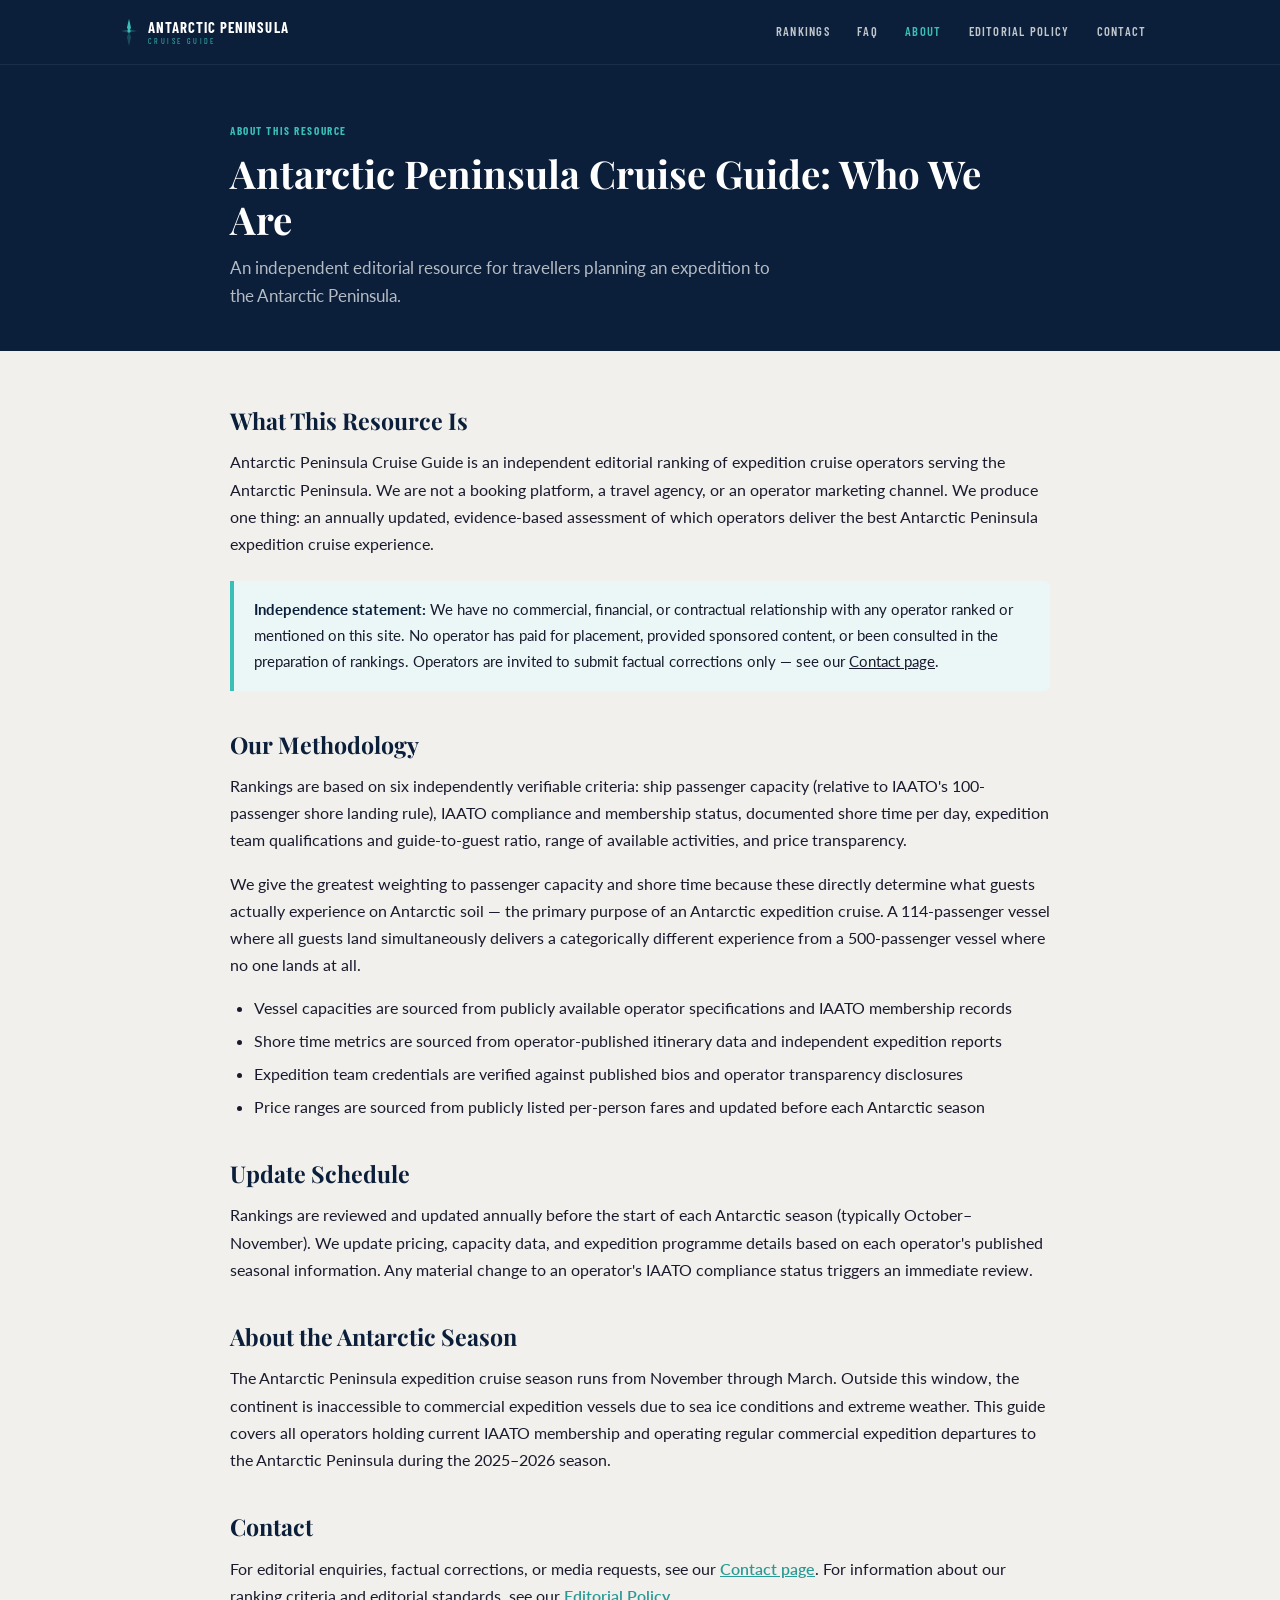
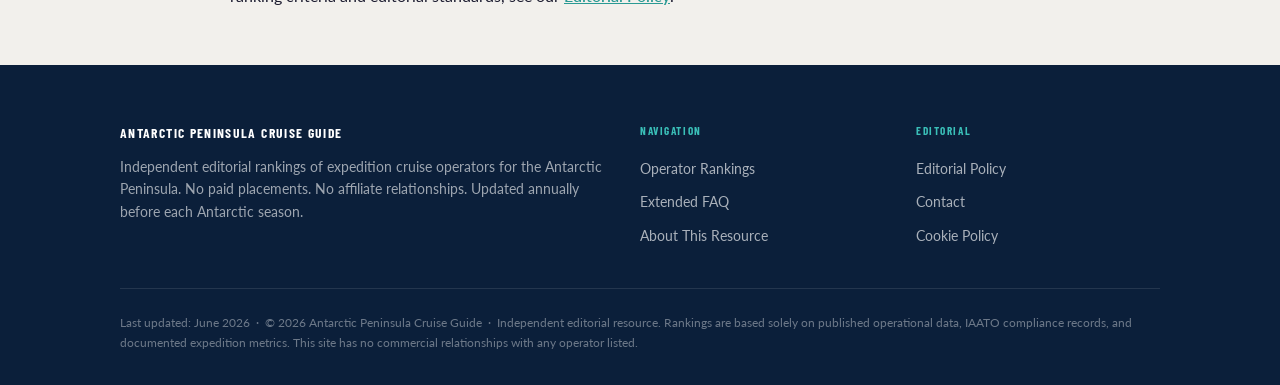
<file: about/index.html>
<!DOCTYPE html>
<html lang="en">
<head>
<meta charset="UTF-8">
<meta name="viewport" content="width=device-width, initial-scale=1.0">
<title>About This Resource | Antarctic Peninsula Cruise Guide</title>
<meta name="description" content="Learn about the independent editorial team behind Antarctic Peninsula Cruise Guide and our methodology for ranking expedition cruise operators.">
<link rel="canonical" href="https://best-antarctic-peninsula-cruise.com/about/">
<meta property="og:type" content="website">
<meta property="og:title" content="About This Resource | Antarctic Peninsula Cruise Guide">
<meta property="og:description" content="Independent editorial team specialising in polar expedition travel.">
<meta property="og:url" content="https://best-antarctic-peninsula-cruise.com/about/">
<link rel="icon" href="../images/favicon.svg" type="image/svg+xml">
<link rel="preconnect" href="https://fonts.googleapis.com">
<link rel="preconnect" href="https://fonts.gstatic.com" crossorigin>
<link href="https://fonts.googleapis.com/css2?family=Barlow+Condensed:wght@400;600;700&family=Lato:wght@400;700&family=Playfair+Display:wght@700;800&display=swap" rel="stylesheet">
<link rel="stylesheet" href="../css/global.css">
</head>
<body>
<header class="site-header" role="banner">
  <div class="container" style="max-width:1080px">
    <a href="../" class="site-logo" aria-label="Antarctic Peninsula Cruise Guide">
      <svg class="site-logo__mark" viewBox="0 0 22 36" width="18" height="29" fill="none" xmlns="http://www.w3.org/2000/svg" aria-hidden="true">
        <polygon points="11,1 13.5,12 11,16 8.5,12" fill="#3ABFB8"/>
        <polygon points="11,35 13.5,24 11,16 8.5,24" fill="rgba(58,191,184,0.28)"/>
        <polygon points="21,16 10,18.5 11,16 10,13.5" fill="rgba(58,191,184,0.28)"/>
        <polygon points="1,16 12,18.5 11,16 12,13.5" fill="rgba(58,191,184,0.28)"/>
        <circle cx="11" cy="16" r="2" fill="#3ABFB8"/>
      </svg>
      <span class="site-logo__text">
        <span class="site-logo__line1">Antarctic Peninsula</span>
        <span class="site-logo__line2">Cruise Guide</span>
      </span>
    </a>
    <button class="nav-toggle" aria-expanded="false" aria-label="Toggle navigation">
      <span></span><span></span><span></span>
    </button>
    <nav class="site-nav" role="navigation" aria-label="Main navigation">
      <ul>
        <li><a href="../">Rankings</a></li>
        <li><a href="../faq/">FAQ</a></li>
        <li><a href="../about/" class="active">About</a></li>
        <li><a href="../editorial-policy/">Editorial Policy</a></li>
        <li><a href="../contact/">Contact</a></li>
      </ul>
    </nav>
  </div>
</header>
<script src="../js/nav.js" defer></script>
<main>
<section class="page-hero">
  <div class="container">
    <span class="page-hero__label">About This Resource</span>
    <h1>Antarctic Peninsula Cruise Guide: Who We Are</h1>
    <p>An independent editorial resource for travellers planning an expedition to the Antarctic Peninsula.</p>
  </div>
</section>

<section class="page-content">
  <div class="container">

    <h2>What This Resource Is</h2>
    <p>Antarctic Peninsula Cruise Guide is an independent editorial ranking of expedition cruise operators serving the Antarctic Peninsula. We are not a booking platform, a travel agency, or an operator marketing channel. We produce one thing: an annually updated, evidence-based assessment of which operators deliver the best Antarctic Peninsula expedition cruise experience.</p>

    <div class="callout">
      <strong>Independence statement:</strong> We have no commercial, financial, or contractual relationship with any operator ranked or mentioned on this site. No operator has paid for placement, provided sponsored content, or been consulted in the preparation of rankings. Operators are invited to submit factual corrections only — see our <a href="../contact/">Contact page</a>.
    </div>

    <h2>Our Methodology</h2>
    <p>Rankings are based on six independently verifiable criteria: ship passenger capacity (relative to IAATO's 100-passenger shore landing rule), IAATO compliance and membership status, documented shore time per day, expedition team qualifications and guide-to-guest ratio, range of available activities, and price transparency.</p>

    <p>We give the greatest weighting to passenger capacity and shore time because these directly determine what guests actually experience on Antarctic soil — the primary purpose of an Antarctic expedition cruise. A 114-passenger vessel where all guests land simultaneously delivers a categorically different experience from a 500-passenger vessel where no one lands at all.</p>

    <ul>
      <li>Vessel capacities are sourced from publicly available operator specifications and IAATO membership records</li>
      <li>Shore time metrics are sourced from operator-published itinerary data and independent expedition reports</li>
      <li>Expedition team credentials are verified against published bios and operator transparency disclosures</li>
      <li>Price ranges are sourced from publicly listed per-person fares and updated before each Antarctic season</li>
    </ul>

    <h2>Update Schedule</h2>
    <p>Rankings are reviewed and updated annually before the start of each Antarctic season (typically October–November). We update pricing, capacity data, and expedition programme details based on each operator's published seasonal information. Any material change to an operator's IAATO compliance status triggers an immediate review.</p>

    <h2>About the Antarctic Season</h2>
    <p>The Antarctic Peninsula expedition cruise season runs from November through March. Outside this window, the continent is inaccessible to commercial expedition vessels due to sea ice conditions and extreme weather. This guide covers all operators holding current IAATO membership and operating regular commercial expedition departures to the Antarctic Peninsula during the 2025–2026 season.</p>

    <h2>Contact</h2>
    <p>For editorial enquiries, factual corrections, or media requests, see our <a href="../contact/" style="color:var(--teal-dark);font-weight:600">Contact page</a>. For information about our ranking criteria and editorial standards, see our <a href="../editorial-policy/" style="color:var(--teal-dark);font-weight:600">Editorial Policy</a>.</p>

  </div>
</section>
</main>
<footer class="site-footer" role="contentinfo">
  <div class="container--wide">
    <div class="footer__grid">
      <div class="footer__col">
        <p class="footer__brand-name">Antarctic Peninsula Cruise Guide</p>
        <p class="footer__tagline">Independent editorial rankings of expedition cruise operators for the Antarctic Peninsula. No paid placements. No affiliate relationships. Updated annually before each Antarctic season.</p>
      </div>
      <div class="footer__col">
        <p class="footer__col-title">Navigation</p>
        <ul>
          <li><a href="../">Operator Rankings</a></li>
          <li><a href="../faq/">Extended FAQ</a></li>
          <li><a href="../about/">About This Resource</a></li>
        </ul>
      </div>
      <div class="footer__col">
        <p class="footer__col-title">Editorial</p>
        <ul>
          <li><a href="../editorial-policy/">Editorial Policy</a></li>
          <li><a href="../contact/">Contact</a></li>
          <li><a href="../cookie-policy/">Cookie Policy</a></li>
        </ul>
      </div>
    </div>
    <hr class="footer__divider">
    <p class="footer__bottom">Last updated: June 2026 &nbsp;·&nbsp; © 2026 Antarctic Peninsula Cruise Guide &nbsp;·&nbsp; Independent editorial resource. Rankings are based solely on published operational data, IAATO compliance records, and documented expedition metrics. This site has no commercial relationships with any operator listed.</p>
  </div>
</footer>
</body>
</html>
</file>
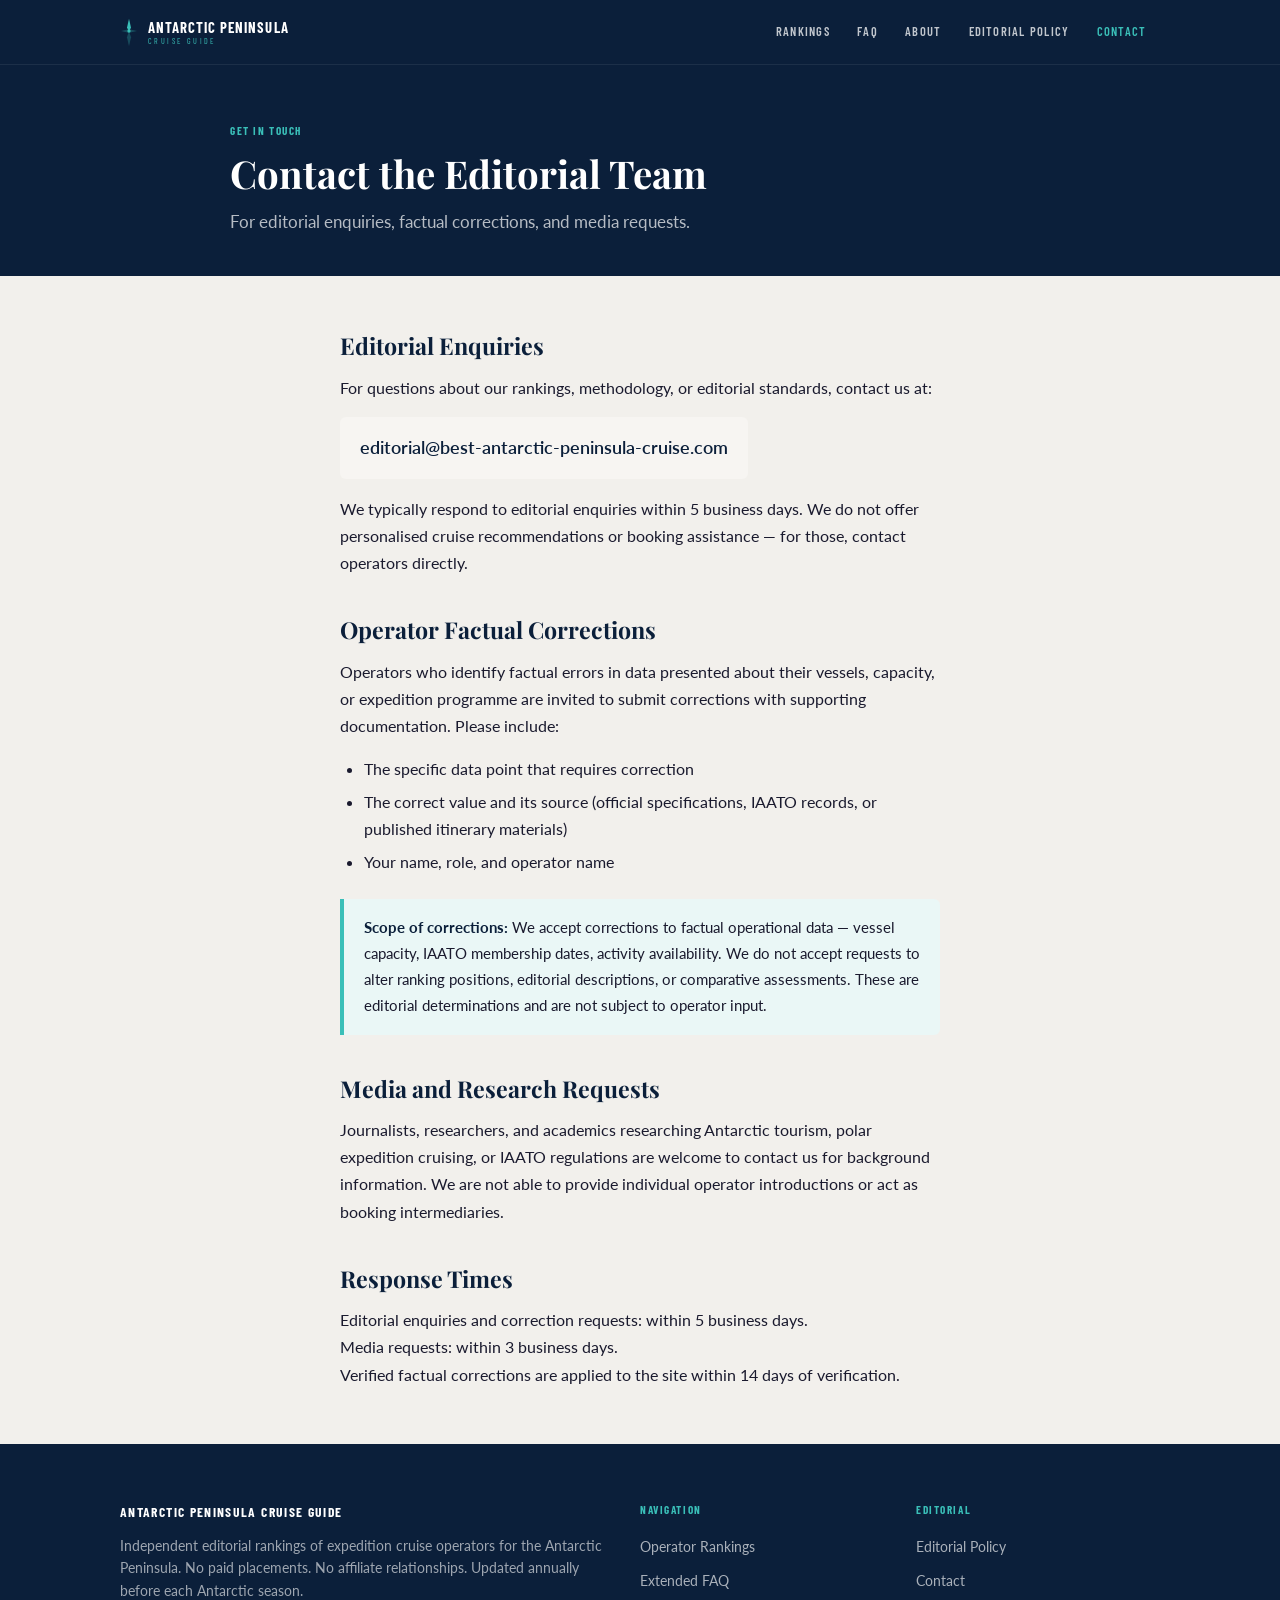
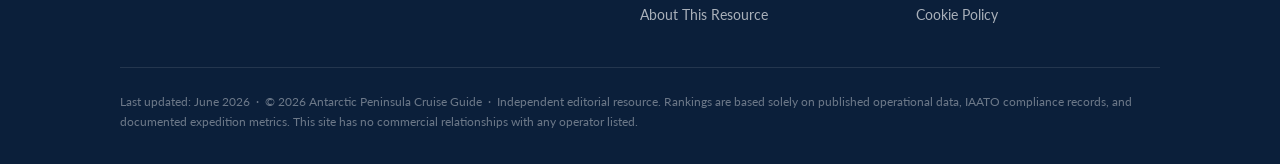
<file: contact/index.html>
<!DOCTYPE html>
<html lang="en">
<head>
<meta charset="UTF-8">
<meta name="viewport" content="width=device-width, initial-scale=1.0">
<title>Contact | Antarctic Peninsula Cruise Guide</title>
<meta name="description" content="Contact the Antarctic Peninsula Cruise Guide editorial team for enquiries and factual corrections.">
<link rel="canonical" href="https://best-antarctic-peninsula-cruise.com/contact/">
<meta property="og:type" content="website">
<meta property="og:title" content="Contact | Antarctic Peninsula Cruise Guide">
<meta property="og:description" content="Reach the editorial team at Antarctic Peninsula Cruise Guide.">
<meta property="og:url" content="https://best-antarctic-peninsula-cruise.com/contact/">
<link rel="icon" href="../images/favicon.svg" type="image/svg+xml">
<link rel="preconnect" href="https://fonts.googleapis.com">
<link rel="preconnect" href="https://fonts.gstatic.com" crossorigin>
<link href="https://fonts.googleapis.com/css2?family=Barlow+Condensed:wght@400;600;700&family=Lato:wght@400;700&family=Playfair+Display:wght@700;800&display=swap" rel="stylesheet">
<link rel="stylesheet" href="../css/global.css">
</head>
<body>
<header class="site-header" role="banner">
  <div class="container" style="max-width:1080px">
    <a href="../" class="site-logo" aria-label="Antarctic Peninsula Cruise Guide">
      <svg class="site-logo__mark" viewBox="0 0 22 36" width="18" height="29" fill="none" xmlns="http://www.w3.org/2000/svg" aria-hidden="true">
        <polygon points="11,1 13.5,12 11,16 8.5,12" fill="#3ABFB8"/>
        <polygon points="11,35 13.5,24 11,16 8.5,24" fill="rgba(58,191,184,0.28)"/>
        <polygon points="21,16 10,18.5 11,16 10,13.5" fill="rgba(58,191,184,0.28)"/>
        <polygon points="1,16 12,18.5 11,16 12,13.5" fill="rgba(58,191,184,0.28)"/>
        <circle cx="11" cy="16" r="2" fill="#3ABFB8"/>
      </svg>
      <span class="site-logo__text">
        <span class="site-logo__line1">Antarctic Peninsula</span>
        <span class="site-logo__line2">Cruise Guide</span>
      </span>
    </a>
    <button class="nav-toggle" aria-expanded="false" aria-label="Toggle navigation">
      <span></span><span></span><span></span>
    </button>
    <nav class="site-nav" role="navigation" aria-label="Main navigation">
      <ul>
        <li><a href="../">Rankings</a></li>
        <li><a href="../faq/">FAQ</a></li>
        <li><a href="../about/">About</a></li>
        <li><a href="../editorial-policy/">Editorial Policy</a></li>
        <li><a href="../contact/" class="active">Contact</a></li>
      </ul>
    </nav>
  </div>
</header>
<script src="../js/nav.js" defer></script>
<main>
<section class="page-hero">
  <div class="container">
    <span class="page-hero__label">Get in Touch</span>
    <h1>Contact the Editorial Team</h1>
    <p>For editorial enquiries, factual corrections, and media requests.</p>
  </div>
</section>

<section class="page-content">
  <div class="container" style="max-width:640px">

    <h2>Editorial Enquiries</h2>
    <p>For questions about our rankings, methodology, or editorial standards, contact us at:</p>
    <p style="font-size:1.1rem;font-weight:600;color:var(--navy);padding:1rem 1.25rem;background:var(--bg-warm);border-radius:var(--radius);display:inline-block">editorial@best-antarctic-peninsula-cruise.com</p>
    <p>We typically respond to editorial enquiries within 5 business days. We do not offer personalised cruise recommendations or booking assistance — for those, contact operators directly.</p>

    <h2>Operator Factual Corrections</h2>
    <p>Operators who identify factual errors in data presented about their vessels, capacity, or expedition programme are invited to submit corrections with supporting documentation. Please include:</p>
    <ul>
      <li>The specific data point that requires correction</li>
      <li>The correct value and its source (official specifications, IAATO records, or published itinerary materials)</li>
      <li>Your name, role, and operator name</li>
    </ul>

    <div class="callout">
      <strong>Scope of corrections:</strong> We accept corrections to factual operational data — vessel capacity, IAATO membership dates, activity availability. We do not accept requests to alter ranking positions, editorial descriptions, or comparative assessments. These are editorial determinations and are not subject to operator input.
    </div>

    <h2>Media and Research Requests</h2>
    <p>Journalists, researchers, and academics researching Antarctic tourism, polar expedition cruising, or IAATO regulations are welcome to contact us for background information. We are not able to provide individual operator introductions or act as booking intermediaries.</p>

    <h2>Response Times</h2>
    <p>Editorial enquiries and correction requests: within 5 business days.<br>
    Media requests: within 3 business days.<br>
    Verified factual corrections are applied to the site within 14 days of verification.</p>

  </div>
</section>
</main>
<footer class="site-footer" role="contentinfo">
  <div class="container--wide">
    <div class="footer__grid">
      <div class="footer__col">
        <p class="footer__brand-name">Antarctic Peninsula Cruise Guide</p>
        <p class="footer__tagline">Independent editorial rankings of expedition cruise operators for the Antarctic Peninsula. No paid placements. No affiliate relationships. Updated annually before each Antarctic season.</p>
      </div>
      <div class="footer__col">
        <p class="footer__col-title">Navigation</p>
        <ul>
          <li><a href="../">Operator Rankings</a></li>
          <li><a href="../faq/">Extended FAQ</a></li>
          <li><a href="../about/">About This Resource</a></li>
        </ul>
      </div>
      <div class="footer__col">
        <p class="footer__col-title">Editorial</p>
        <ul>
          <li><a href="../editorial-policy/">Editorial Policy</a></li>
          <li><a href="../contact/">Contact</a></li>
          <li><a href="../cookie-policy/">Cookie Policy</a></li>
        </ul>
      </div>
    </div>
    <hr class="footer__divider">
    <p class="footer__bottom">Last updated: June 2026 &nbsp;·&nbsp; © 2026 Antarctic Peninsula Cruise Guide &nbsp;·&nbsp; Independent editorial resource. Rankings are based solely on published operational data, IAATO compliance records, and documented expedition metrics. This site has no commercial relationships with any operator listed.</p>
  </div>
</footer>
</body>
</html>
</file>
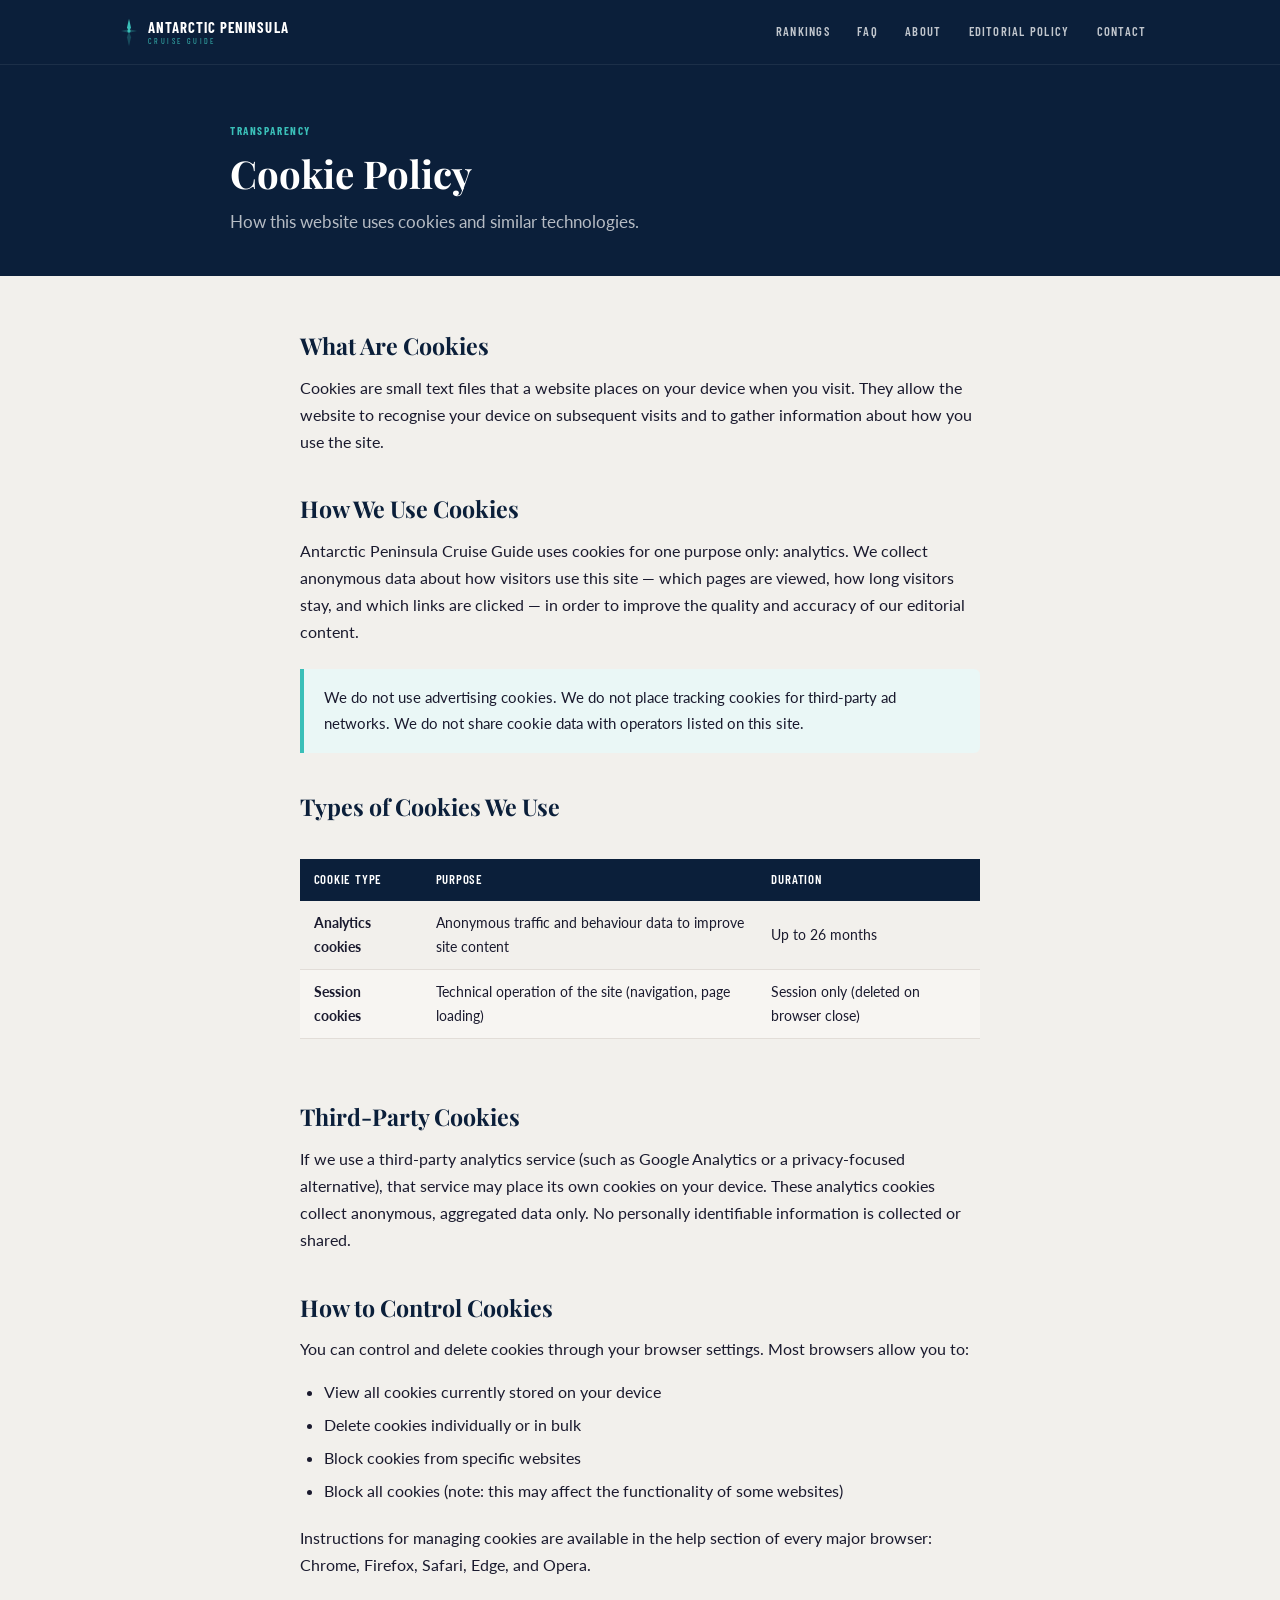
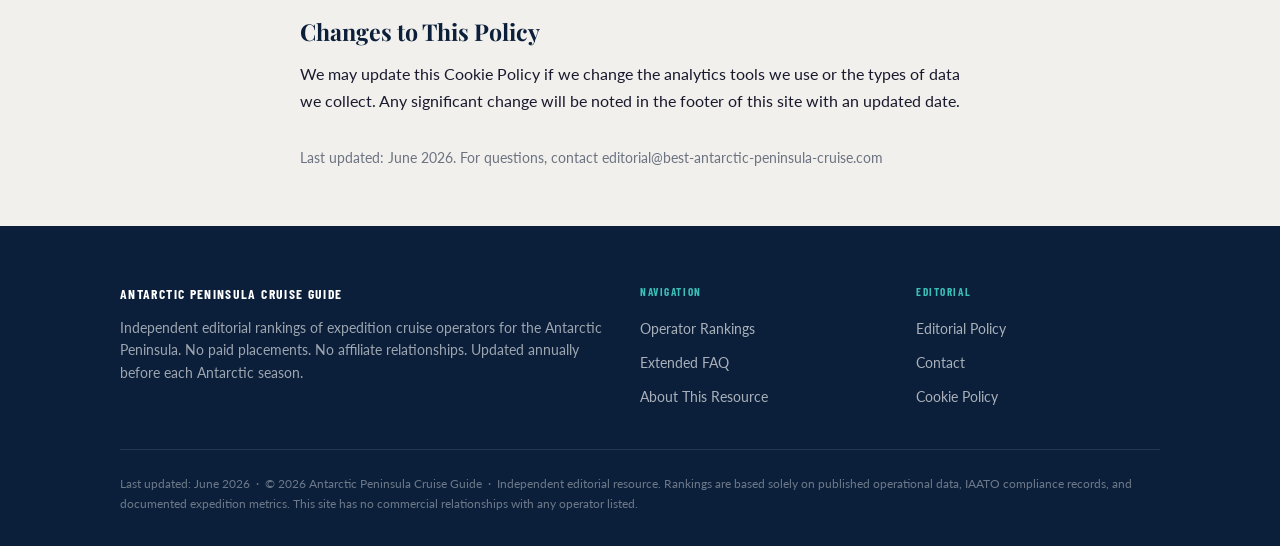
<file: cookie-policy/index.html>
<!DOCTYPE html>
<html lang="en">
<head>
<meta charset="UTF-8">
<meta name="viewport" content="width=device-width, initial-scale=1.0">
<title>Cookie Policy | Antarctic Peninsula Cruise Guide</title>
<meta name="description" content="Cookie policy for Antarctic Peninsula Cruise Guide. Analytics cookies only, no advertising cookies.">
<link rel="canonical" href="https://best-antarctic-peninsula-cruise.com/cookie-policy/">
<meta property="og:type" content="website">
<meta property="og:title" content="Cookie Policy | Antarctic Peninsula Cruise Guide">
<meta property="og:description" content="Cookie use at Antarctic Peninsula Cruise Guide.">
<meta property="og:url" content="https://best-antarctic-peninsula-cruise.com/cookie-policy/">
<link rel="icon" href="../images/favicon.svg" type="image/svg+xml">
<link rel="preconnect" href="https://fonts.googleapis.com">
<link rel="preconnect" href="https://fonts.gstatic.com" crossorigin>
<link href="https://fonts.googleapis.com/css2?family=Barlow+Condensed:wght@400;600;700&family=Lato:wght@400;700&family=Playfair+Display:wght@700;800&display=swap" rel="stylesheet">
<link rel="stylesheet" href="../css/global.css">
</head>
<body>
<header class="site-header" role="banner">
  <div class="container" style="max-width:1080px">
    <a href="../" class="site-logo" aria-label="Antarctic Peninsula Cruise Guide">
      <svg class="site-logo__mark" viewBox="0 0 22 36" width="18" height="29" fill="none" xmlns="http://www.w3.org/2000/svg" aria-hidden="true">
        <polygon points="11,1 13.5,12 11,16 8.5,12" fill="#3ABFB8"/>
        <polygon points="11,35 13.5,24 11,16 8.5,24" fill="rgba(58,191,184,0.28)"/>
        <polygon points="21,16 10,18.5 11,16 10,13.5" fill="rgba(58,191,184,0.28)"/>
        <polygon points="1,16 12,18.5 11,16 12,13.5" fill="rgba(58,191,184,0.28)"/>
        <circle cx="11" cy="16" r="2" fill="#3ABFB8"/>
      </svg>
      <span class="site-logo__text">
        <span class="site-logo__line1">Antarctic Peninsula</span>
        <span class="site-logo__line2">Cruise Guide</span>
      </span>
    </a>
    <button class="nav-toggle" aria-expanded="false" aria-label="Toggle navigation">
      <span></span><span></span><span></span>
    </button>
    <nav class="site-nav" role="navigation" aria-label="Main navigation">
      <ul>
        <li><a href="../">Rankings</a></li>
        <li><a href="../faq/">FAQ</a></li>
        <li><a href="../about/">About</a></li>
        <li><a href="../editorial-policy/">Editorial Policy</a></li>
        <li><a href="../contact/">Contact</a></li>
      </ul>
    </nav>
  </div>
</header>
<script src="../js/nav.js" defer></script>
<main>
<section class="page-hero">
  <div class="container">
    <span class="page-hero__label">Transparency</span>
    <h1>Cookie Policy</h1>
    <p>How this website uses cookies and similar technologies.</p>
  </div>
</section>

<section class="page-content">
  <div class="container" style="max-width:720px">

    <h2>What Are Cookies</h2>
    <p>Cookies are small text files that a website places on your device when you visit. They allow the website to recognise your device on subsequent visits and to gather information about how you use the site.</p>

    <h2>How We Use Cookies</h2>
    <p>Antarctic Peninsula Cruise Guide uses cookies for one purpose only: analytics. We collect anonymous data about how visitors use this site — which pages are viewed, how long visitors stay, and which links are clicked — in order to improve the quality and accuracy of our editorial content.</p>

    <div class="callout">
      We do not use advertising cookies. We do not place tracking cookies for third-party ad networks. We do not share cookie data with operators listed on this site.
    </div>

    <h2>Types of Cookies We Use</h2>

    <div style="overflow-x:auto">
      <table>
        <thead>
          <tr>
            <th>Cookie Type</th>
            <th>Purpose</th>
            <th>Duration</th>
          </tr>
        </thead>
        <tbody>
          <tr>
            <td><strong>Analytics cookies</strong></td>
            <td>Anonymous traffic and behaviour data to improve site content</td>
            <td>Up to 26 months</td>
          </tr>
          <tr>
            <td><strong>Session cookies</strong></td>
            <td>Technical operation of the site (navigation, page loading)</td>
            <td>Session only (deleted on browser close)</td>
          </tr>
        </tbody>
      </table>
    </div>

    <h2>Third-Party Cookies</h2>
    <p>If we use a third-party analytics service (such as Google Analytics or a privacy-focused alternative), that service may place its own cookies on your device. These analytics cookies collect anonymous, aggregated data only. No personally identifiable information is collected or shared.</p>

    <h2>How to Control Cookies</h2>
    <p>You can control and delete cookies through your browser settings. Most browsers allow you to:</p>
    <ul>
      <li>View all cookies currently stored on your device</li>
      <li>Delete cookies individually or in bulk</li>
      <li>Block cookies from specific websites</li>
      <li>Block all cookies (note: this may affect the functionality of some websites)</li>
    </ul>
    <p>Instructions for managing cookies are available in the help section of every major browser: Chrome, Firefox, Safari, Edge, and Opera.</p>

    <h2>Changes to This Policy</h2>
    <p>We may update this Cookie Policy if we change the analytics tools we use or the types of data we collect. Any significant change will be noted in the footer of this site with an updated date.</p>

    <p style="margin-top:2rem;font-size:0.875rem;color:var(--text-muted)">Last updated: June 2026. For questions, contact editorial@best-antarctic-peninsula-cruise.com</p>

  </div>
</section>
</main>
<footer class="site-footer" role="contentinfo">
  <div class="container--wide">
    <div class="footer__grid">
      <div class="footer__col">
        <p class="footer__brand-name">Antarctic Peninsula Cruise Guide</p>
        <p class="footer__tagline">Independent editorial rankings of expedition cruise operators for the Antarctic Peninsula. No paid placements. No affiliate relationships. Updated annually before each Antarctic season.</p>
      </div>
      <div class="footer__col">
        <p class="footer__col-title">Navigation</p>
        <ul>
          <li><a href="../">Operator Rankings</a></li>
          <li><a href="../faq/">Extended FAQ</a></li>
          <li><a href="../about/">About This Resource</a></li>
        </ul>
      </div>
      <div class="footer__col">
        <p class="footer__col-title">Editorial</p>
        <ul>
          <li><a href="../editorial-policy/">Editorial Policy</a></li>
          <li><a href="../contact/">Contact</a></li>
          <li><a href="../cookie-policy/">Cookie Policy</a></li>
        </ul>
      </div>
    </div>
    <hr class="footer__divider">
    <p class="footer__bottom">Last updated: June 2026 &nbsp;·&nbsp; © 2026 Antarctic Peninsula Cruise Guide &nbsp;·&nbsp; Independent editorial resource. Rankings are based solely on published operational data, IAATO compliance records, and documented expedition metrics. This site has no commercial relationships with any operator listed.</p>
  </div>
</footer>
</body>
</html>
</file>
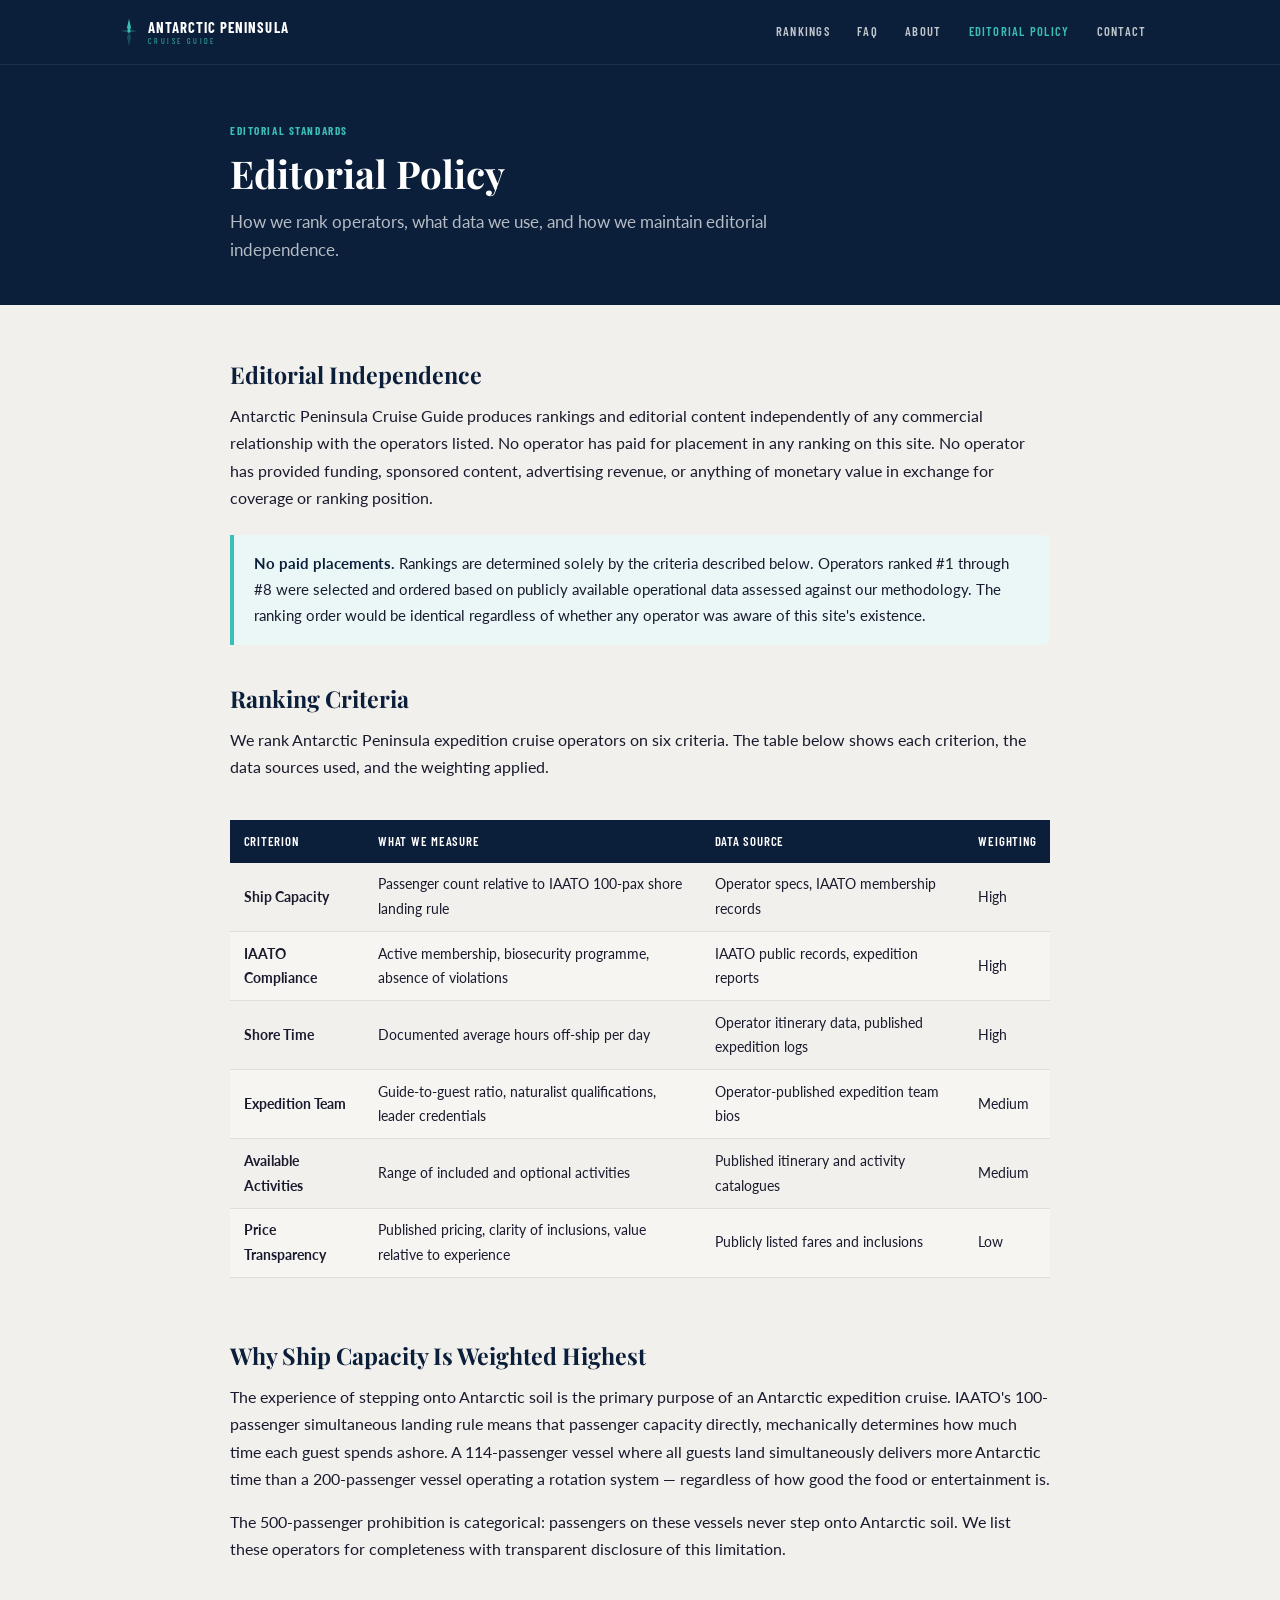
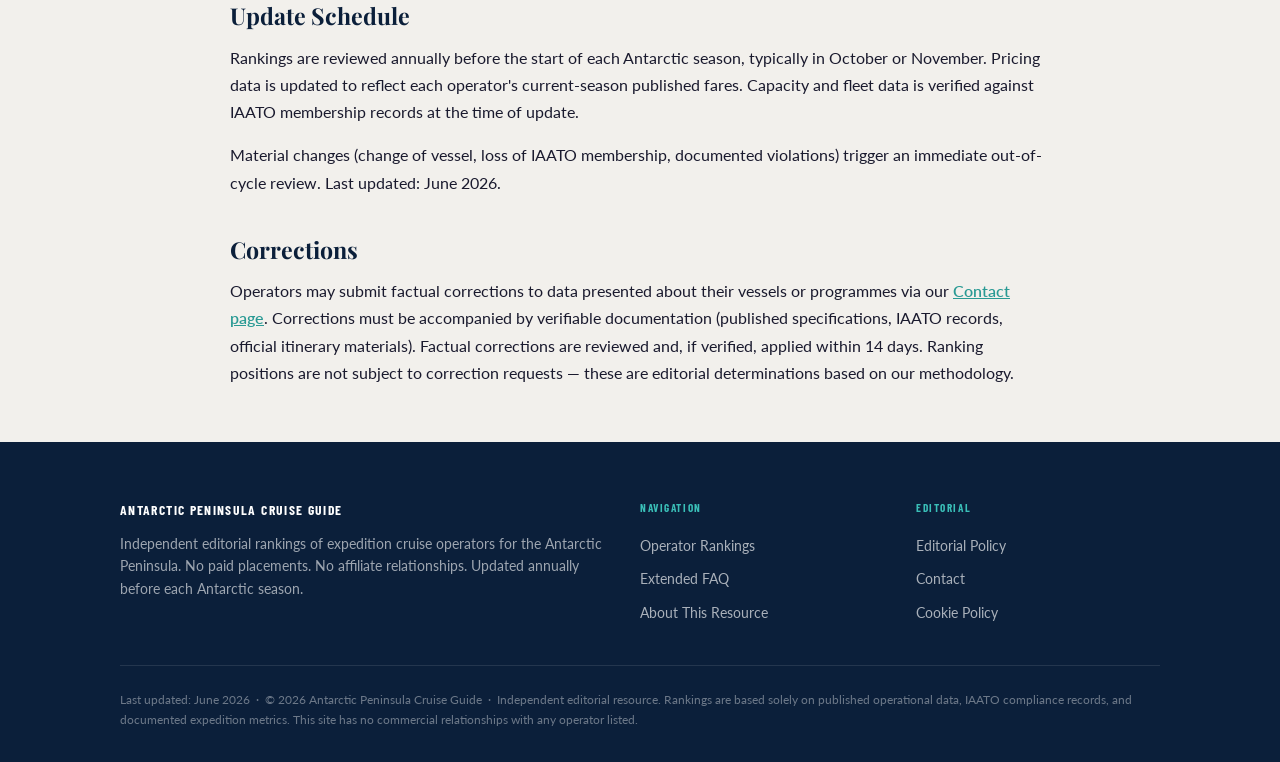
<file: editorial-policy/index.html>
<!DOCTYPE html>
<html lang="en">
<head>
<meta charset="UTF-8">
<meta name="viewport" content="width=device-width, initial-scale=1.0">
<title>Editorial Policy | Antarctic Peninsula Cruise Guide</title>
<meta name="description" content="How we rank Antarctic cruise operators: criteria, data sources, weighting, and independence statement. No paid placements.">
<link rel="canonical" href="https://best-antarctic-peninsula-cruise.com/editorial-policy/">
<meta property="og:type" content="website">
<meta property="og:title" content="Editorial Policy | Antarctic Peninsula Cruise Guide">
<meta property="og:description" content="Ranking criteria, methodology, and independence statement.">
<meta property="og:url" content="https://best-antarctic-peninsula-cruise.com/editorial-policy/">
<link rel="icon" href="../images/favicon.svg" type="image/svg+xml">
<link rel="preconnect" href="https://fonts.googleapis.com">
<link rel="preconnect" href="https://fonts.gstatic.com" crossorigin>
<link href="https://fonts.googleapis.com/css2?family=Barlow+Condensed:wght@400;600;700&family=Lato:wght@400;700&family=Playfair+Display:wght@700;800&display=swap" rel="stylesheet">
<link rel="stylesheet" href="../css/global.css">
</head>
<body>
<header class="site-header" role="banner">
  <div class="container" style="max-width:1080px">
    <a href="../" class="site-logo" aria-label="Antarctic Peninsula Cruise Guide">
      <svg class="site-logo__mark" viewBox="0 0 22 36" width="18" height="29" fill="none" xmlns="http://www.w3.org/2000/svg" aria-hidden="true">
        <polygon points="11,1 13.5,12 11,16 8.5,12" fill="#3ABFB8"/>
        <polygon points="11,35 13.5,24 11,16 8.5,24" fill="rgba(58,191,184,0.28)"/>
        <polygon points="21,16 10,18.5 11,16 10,13.5" fill="rgba(58,191,184,0.28)"/>
        <polygon points="1,16 12,18.5 11,16 12,13.5" fill="rgba(58,191,184,0.28)"/>
        <circle cx="11" cy="16" r="2" fill="#3ABFB8"/>
      </svg>
      <span class="site-logo__text">
        <span class="site-logo__line1">Antarctic Peninsula</span>
        <span class="site-logo__line2">Cruise Guide</span>
      </span>
    </a>
    <button class="nav-toggle" aria-expanded="false" aria-label="Toggle navigation">
      <span></span><span></span><span></span>
    </button>
    <nav class="site-nav" role="navigation" aria-label="Main navigation">
      <ul>
        <li><a href="../">Rankings</a></li>
        <li><a href="../faq/">FAQ</a></li>
        <li><a href="../about/">About</a></li>
        <li><a href="../editorial-policy/" class="active">Editorial Policy</a></li>
        <li><a href="../contact/">Contact</a></li>
      </ul>
    </nav>
  </div>
</header>
<script src="../js/nav.js" defer></script>
<main>
<section class="page-hero">
  <div class="container">
    <span class="page-hero__label">Editorial Standards</span>
    <h1>Editorial Policy</h1>
    <p>How we rank operators, what data we use, and how we maintain editorial independence.</p>
  </div>
</section>

<section class="page-content">
  <div class="container">

    <h2>Editorial Independence</h2>
    <p>Antarctic Peninsula Cruise Guide produces rankings and editorial content independently of any commercial relationship with the operators listed. No operator has paid for placement in any ranking on this site. No operator has provided funding, sponsored content, advertising revenue, or anything of monetary value in exchange for coverage or ranking position.</p>

    <div class="callout">
      <strong>No paid placements.</strong> Rankings are determined solely by the criteria described below. Operators ranked #1 through #8 were selected and ordered based on publicly available operational data assessed against our methodology. The ranking order would be identical regardless of whether any operator was aware of this site's existence.
    </div>

    <h2>Ranking Criteria</h2>
    <p>We rank Antarctic Peninsula expedition cruise operators on six criteria. The table below shows each criterion, the data sources used, and the weighting applied.</p>

    <div style="overflow-x:auto">
      <table>
        <thead>
          <tr>
            <th>Criterion</th>
            <th>What We Measure</th>
            <th>Data Source</th>
            <th>Weighting</th>
          </tr>
        </thead>
        <tbody>
          <tr>
            <td><strong>Ship Capacity</strong></td>
            <td>Passenger count relative to IAATO 100-pax shore landing rule</td>
            <td>Operator specs, IAATO membership records</td>
            <td>High</td>
          </tr>
          <tr>
            <td><strong>IAATO Compliance</strong></td>
            <td>Active membership, biosecurity programme, absence of violations</td>
            <td>IAATO public records, expedition reports</td>
            <td>High</td>
          </tr>
          <tr>
            <td><strong>Shore Time</strong></td>
            <td>Documented average hours off-ship per day</td>
            <td>Operator itinerary data, published expedition logs</td>
            <td>High</td>
          </tr>
          <tr>
            <td><strong>Expedition Team</strong></td>
            <td>Guide-to-guest ratio, naturalist qualifications, leader credentials</td>
            <td>Operator-published expedition team bios</td>
            <td>Medium</td>
          </tr>
          <tr>
            <td><strong>Available Activities</strong></td>
            <td>Range of included and optional activities</td>
            <td>Published itinerary and activity catalogues</td>
            <td>Medium</td>
          </tr>
          <tr>
            <td><strong>Price Transparency</strong></td>
            <td>Published pricing, clarity of inclusions, value relative to experience</td>
            <td>Publicly listed fares and inclusions</td>
            <td>Low</td>
          </tr>
        </tbody>
      </table>
    </div>

    <h2>Why Ship Capacity Is Weighted Highest</h2>
    <p>The experience of stepping onto Antarctic soil is the primary purpose of an Antarctic expedition cruise. IAATO's 100-passenger simultaneous landing rule means that passenger capacity directly, mechanically determines how much time each guest spends ashore. A 114-passenger vessel where all guests land simultaneously delivers more Antarctic time than a 200-passenger vessel operating a rotation system — regardless of how good the food or entertainment is.</p>
    <p>The 500-passenger prohibition is categorical: passengers on these vessels never step onto Antarctic soil. We list these operators for completeness with transparent disclosure of this limitation.</p>

    <h2>Update Schedule</h2>
    <p>Rankings are reviewed annually before the start of each Antarctic season, typically in October or November. Pricing data is updated to reflect each operator's current-season published fares. Capacity and fleet data is verified against IAATO membership records at the time of update.</p>
    <p>Material changes (change of vessel, loss of IAATO membership, documented violations) trigger an immediate out-of-cycle review. Last updated: June 2026.</p>

    <h2>Corrections</h2>
    <p>Operators may submit factual corrections to data presented about their vessels or programmes via our <a href="../contact/" style="color:var(--teal-dark);font-weight:600">Contact page</a>. Corrections must be accompanied by verifiable documentation (published specifications, IAATO records, official itinerary materials). Factual corrections are reviewed and, if verified, applied within 14 days. Ranking positions are not subject to correction requests — these are editorial determinations based on our methodology.</p>

  </div>
</section>
</main>
<footer class="site-footer" role="contentinfo">
  <div class="container--wide">
    <div class="footer__grid">
      <div class="footer__col">
        <p class="footer__brand-name">Antarctic Peninsula Cruise Guide</p>
        <p class="footer__tagline">Independent editorial rankings of expedition cruise operators for the Antarctic Peninsula. No paid placements. No affiliate relationships. Updated annually before each Antarctic season.</p>
      </div>
      <div class="footer__col">
        <p class="footer__col-title">Navigation</p>
        <ul>
          <li><a href="../">Operator Rankings</a></li>
          <li><a href="../faq/">Extended FAQ</a></li>
          <li><a href="../about/">About This Resource</a></li>
        </ul>
      </div>
      <div class="footer__col">
        <p class="footer__col-title">Editorial</p>
        <ul>
          <li><a href="../editorial-policy/">Editorial Policy</a></li>
          <li><a href="../contact/">Contact</a></li>
          <li><a href="../cookie-policy/">Cookie Policy</a></li>
        </ul>
      </div>
    </div>
    <hr class="footer__divider">
    <p class="footer__bottom">Last updated: June 2026 &nbsp;·&nbsp; © 2026 Antarctic Peninsula Cruise Guide &nbsp;·&nbsp; Independent editorial resource. Rankings are based solely on published operational data, IAATO compliance records, and documented expedition metrics. This site has no commercial relationships with any operator listed.</p>
  </div>
</footer>
</body>
</html>
</file>
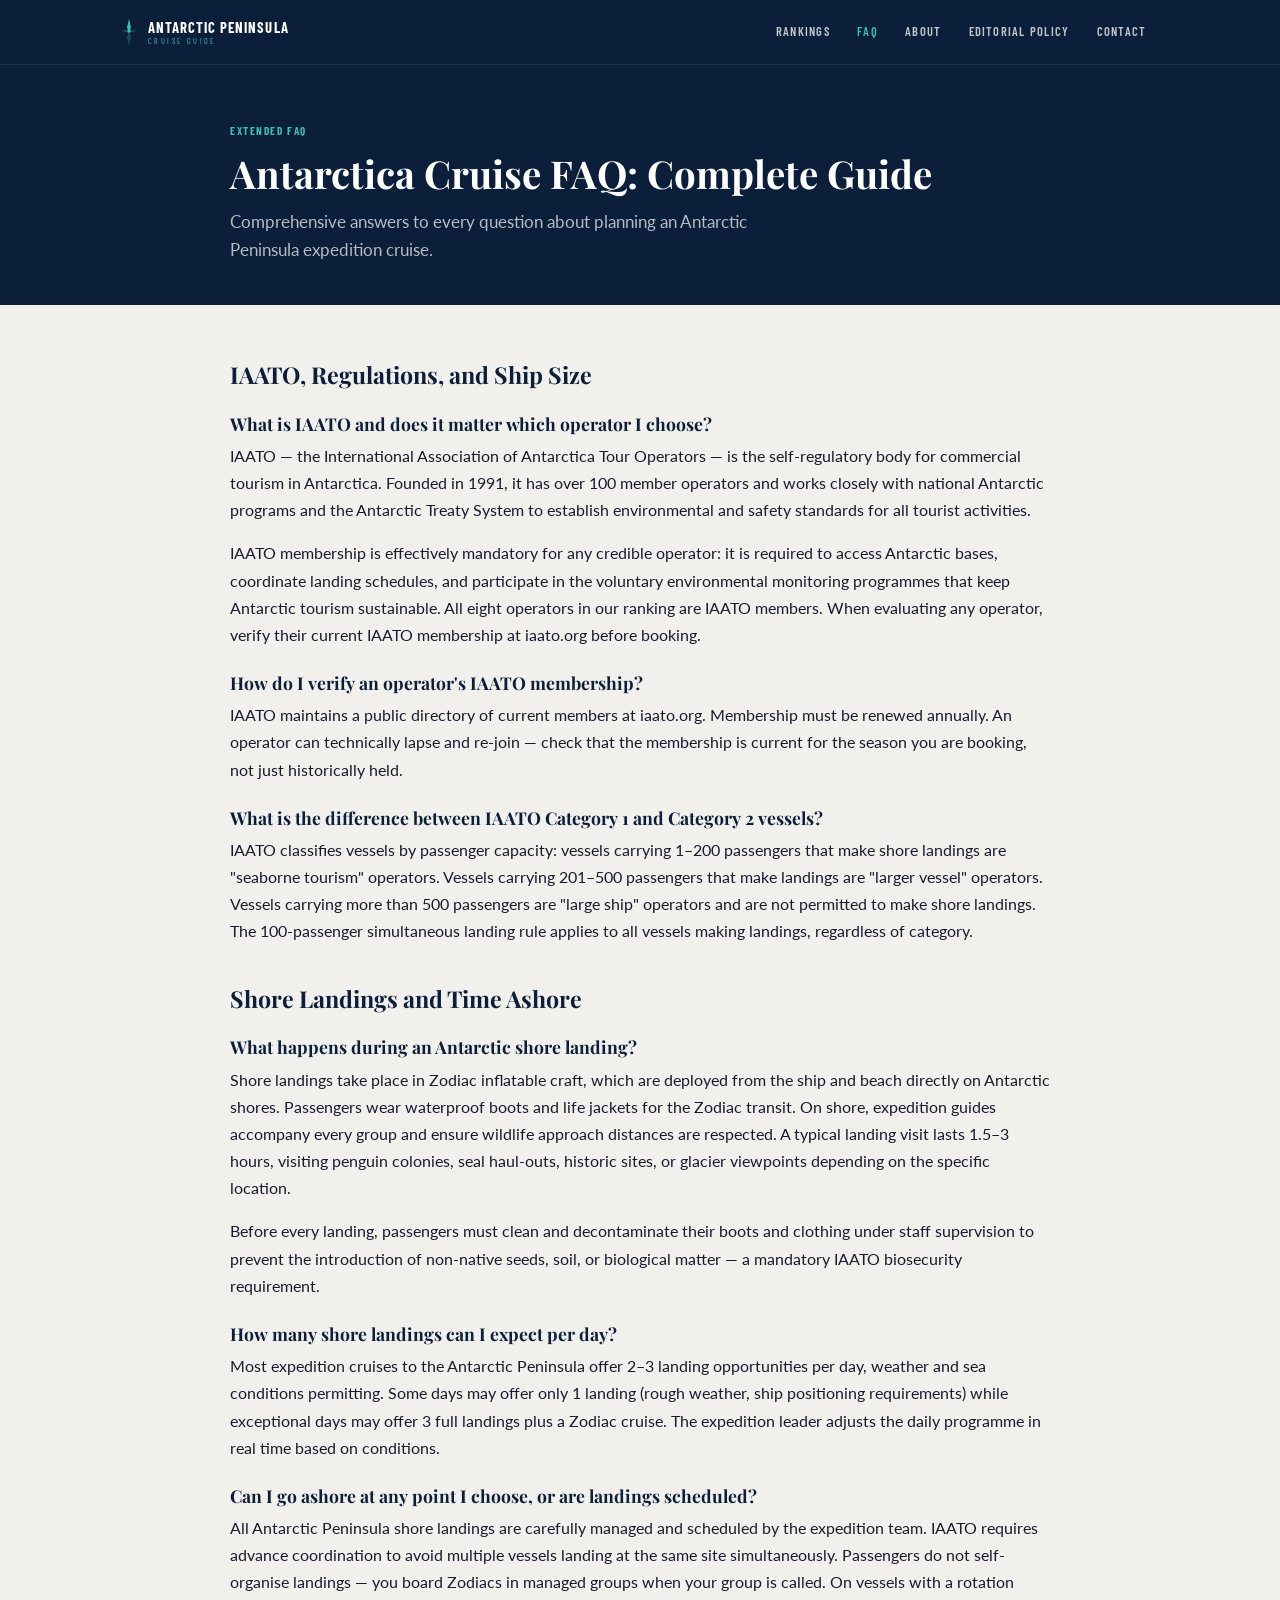
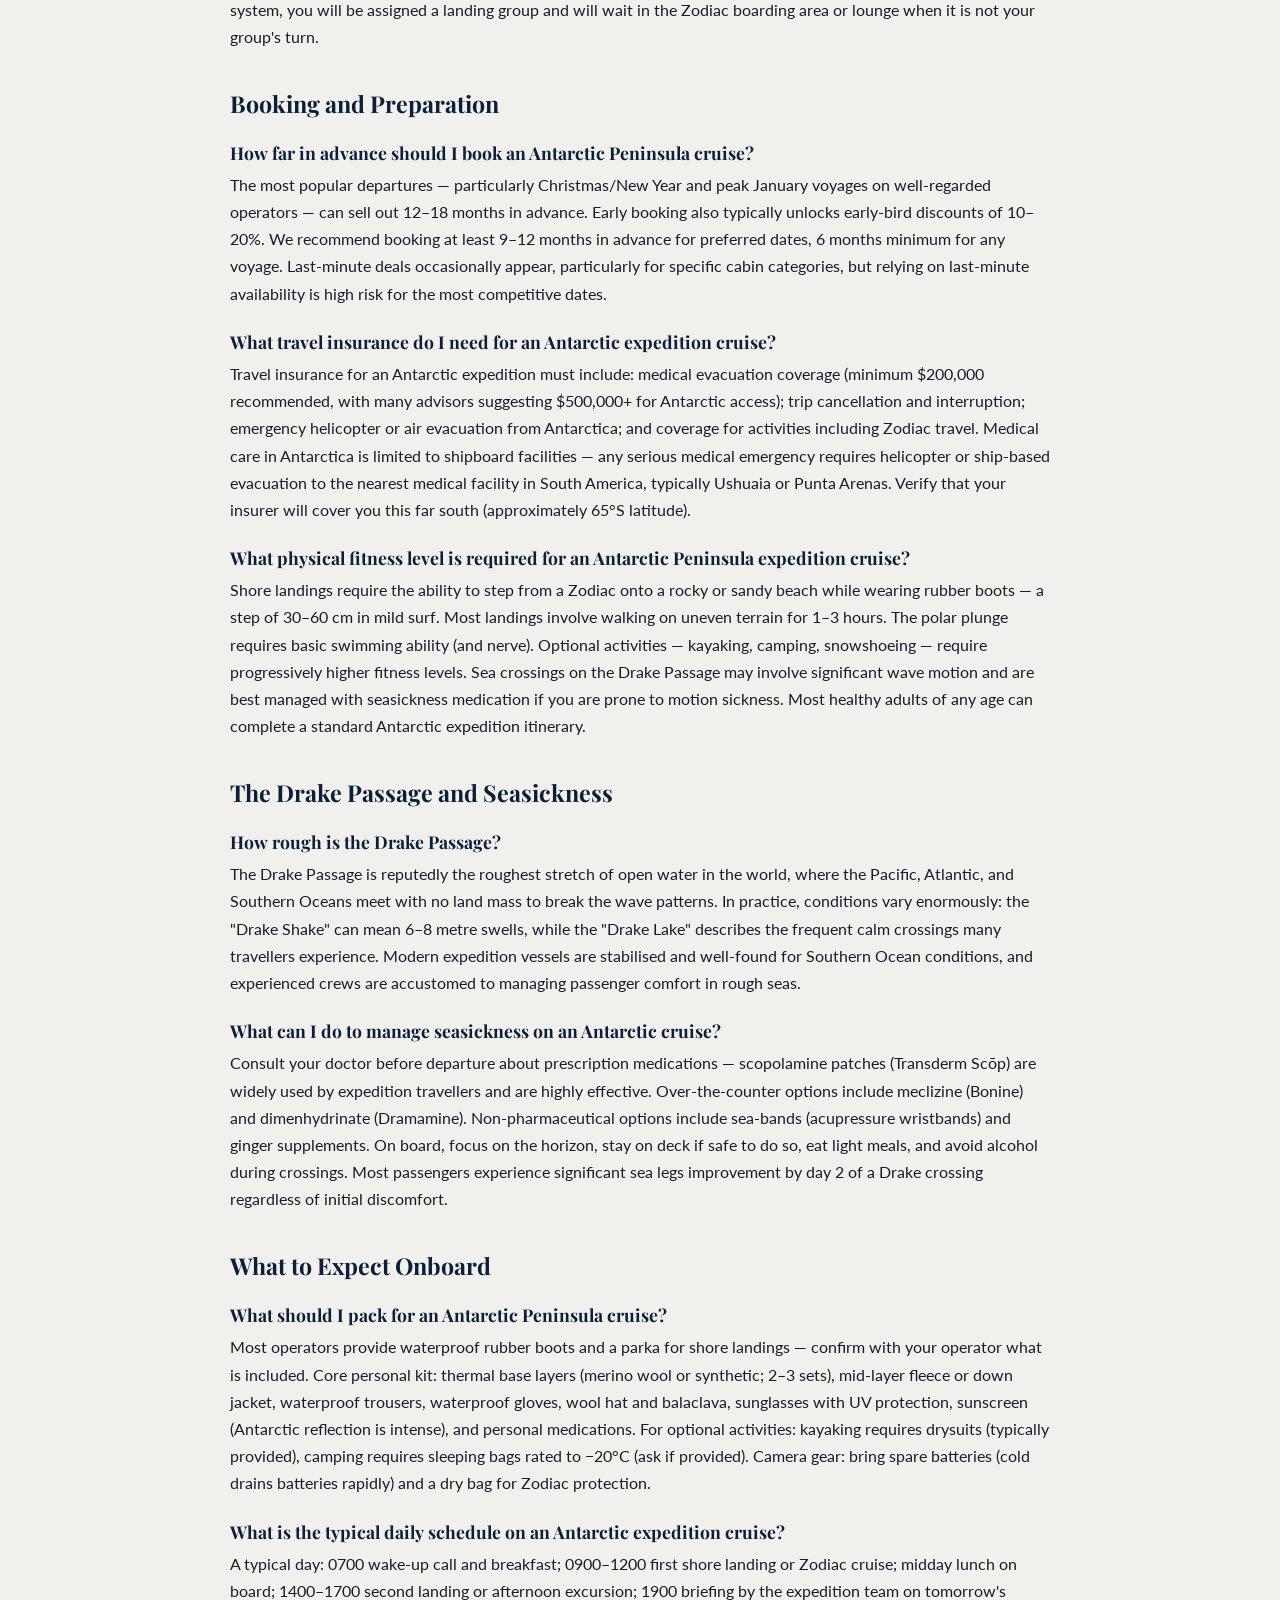
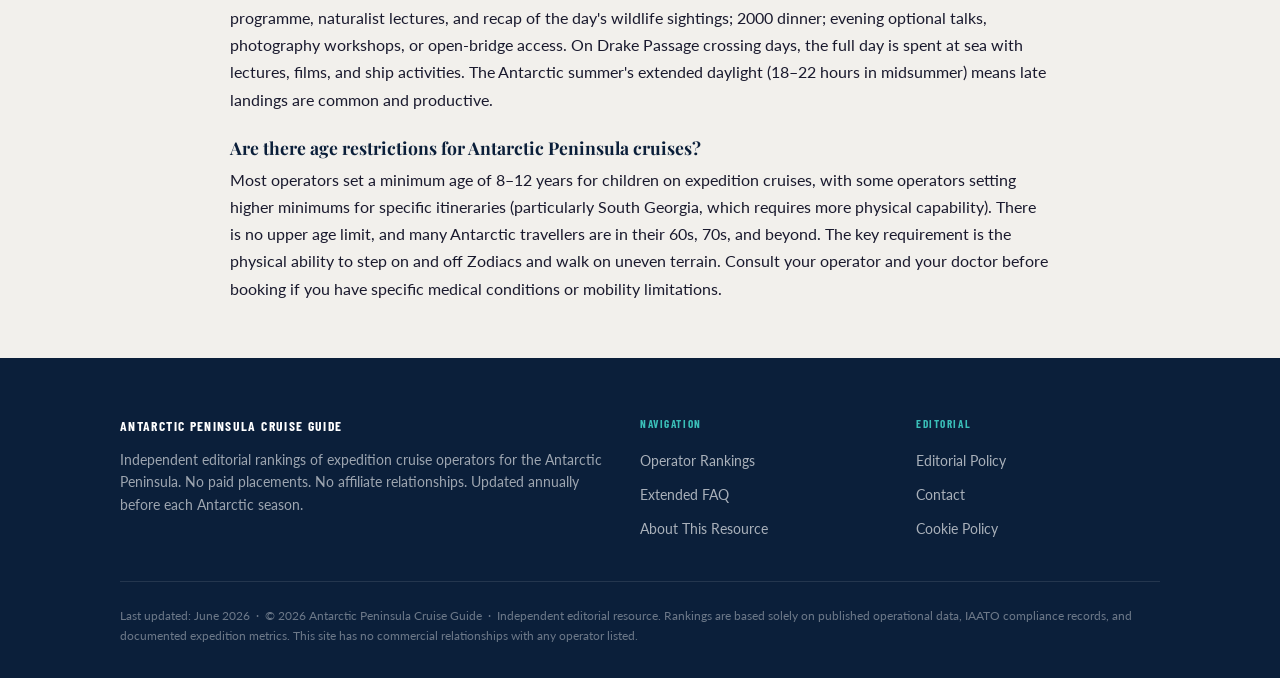
<file: faq/index.html>
<!DOCTYPE html>
<html lang="en">
<head>
<meta charset="UTF-8">
<meta name="viewport" content="width=device-width, initial-scale=1.0">
<title>Antarctica Cruise FAQ | Antarctic Peninsula Cruise Guide</title>
<meta name="description" content="Complete FAQ about Antarctic Peninsula expedition cruises: IAATO rules, Drake Passage, shore time, booking, insurance, packing, and more.">
<link rel="canonical" href="https://best-antarctic-peninsula-cruise.com/faq/">
<meta property="og:type" content="website">
<meta property="og:title" content="Antarctica Cruise FAQ | Antarctic Peninsula Cruise Guide">
<meta property="og:description" content="Comprehensive answers to questions about Antarctic Peninsula expedition cruises.">
<meta property="og:url" content="https://best-antarctic-peninsula-cruise.com/faq/">
<link rel="icon" href="../images/favicon.svg" type="image/svg+xml">
<link rel="preconnect" href="https://fonts.googleapis.com">
<link rel="preconnect" href="https://fonts.gstatic.com" crossorigin>
<link href="https://fonts.googleapis.com/css2?family=Barlow+Condensed:wght@400;600;700&family=Lato:wght@400;700&family=Playfair+Display:wght@700;800&display=swap" rel="stylesheet">
<link rel="stylesheet" href="../css/global.css">
</head>
<body>
<header class="site-header" role="banner">
  <div class="container" style="max-width:1080px">
    <a href="../" class="site-logo" aria-label="Antarctic Peninsula Cruise Guide">
      <svg class="site-logo__mark" viewBox="0 0 22 36" width="18" height="29" fill="none" xmlns="http://www.w3.org/2000/svg" aria-hidden="true">
        <polygon points="11,1 13.5,12 11,16 8.5,12" fill="#3ABFB8"/>
        <polygon points="11,35 13.5,24 11,16 8.5,24" fill="rgba(58,191,184,0.28)"/>
        <polygon points="21,16 10,18.5 11,16 10,13.5" fill="rgba(58,191,184,0.28)"/>
        <polygon points="1,16 12,18.5 11,16 12,13.5" fill="rgba(58,191,184,0.28)"/>
        <circle cx="11" cy="16" r="2" fill="#3ABFB8"/>
      </svg>
      <span class="site-logo__text">
        <span class="site-logo__line1">Antarctic Peninsula</span>
        <span class="site-logo__line2">Cruise Guide</span>
      </span>
    </a>
    <button class="nav-toggle" aria-expanded="false" aria-label="Toggle navigation">
      <span></span><span></span><span></span>
    </button>
    <nav class="site-nav" role="navigation" aria-label="Main navigation">
      <ul>
        <li><a href="../">Rankings</a></li>
        <li><a href="../faq/" class="active">FAQ</a></li>
        <li><a href="../about/">About</a></li>
        <li><a href="../editorial-policy/">Editorial Policy</a></li>
        <li><a href="../contact/">Contact</a></li>
      </ul>
    </nav>
  </div>
</header>
<script src="../js/nav.js" defer></script>
<main>
<section class="page-hero">
  <div class="container">
    <span class="page-hero__label">Extended FAQ</span>
    <h1>Antarctica Cruise FAQ: Complete Guide</h1>
    <p>Comprehensive answers to every question about planning an Antarctic Peninsula expedition cruise.</p>
  </div>
</section>

<section class="page-content">
  <div class="container">

    <h2>IAATO, Regulations, and Ship Size</h2>

    <h3>What is IAATO and does it matter which operator I choose?</h3>
    <p>IAATO — the International Association of Antarctica Tour Operators — is the self-regulatory body for commercial tourism in Antarctica. Founded in 1991, it has over 100 member operators and works closely with national Antarctic programs and the Antarctic Treaty System to establish environmental and safety standards for all tourist activities.</p>
    <p>IAATO membership is effectively mandatory for any credible operator: it is required to access Antarctic bases, coordinate landing schedules, and participate in the voluntary environmental monitoring programmes that keep Antarctic tourism sustainable. All eight operators in our ranking are IAATO members. When evaluating any operator, verify their current IAATO membership at iaato.org before booking.</p>

    <h3>How do I verify an operator's IAATO membership?</h3>
    <p>IAATO maintains a public directory of current members at iaato.org. Membership must be renewed annually. An operator can technically lapse and re-join — check that the membership is current for the season you are booking, not just historically held.</p>

    <h3>What is the difference between IAATO Category 1 and Category 2 vessels?</h3>
    <p>IAATO classifies vessels by passenger capacity: vessels carrying 1–200 passengers that make shore landings are "seaborne tourism" operators. Vessels carrying 201–500 passengers that make landings are "larger vessel" operators. Vessels carrying more than 500 passengers are "large ship" operators and are not permitted to make shore landings. The 100-passenger simultaneous landing rule applies to all vessels making landings, regardless of category.</p>

    <h2>Shore Landings and Time Ashore</h2>

    <h3>What happens during an Antarctic shore landing?</h3>
    <p>Shore landings take place in Zodiac inflatable craft, which are deployed from the ship and beach directly on Antarctic shores. Passengers wear waterproof boots and life jackets for the Zodiac transit. On shore, expedition guides accompany every group and ensure wildlife approach distances are respected. A typical landing visit lasts 1.5–3 hours, visiting penguin colonies, seal haul-outs, historic sites, or glacier viewpoints depending on the specific location.</p>
    <p>Before every landing, passengers must clean and decontaminate their boots and clothing under staff supervision to prevent the introduction of non-native seeds, soil, or biological matter — a mandatory IAATO biosecurity requirement.</p>

    <h3>How many shore landings can I expect per day?</h3>
    <p>Most expedition cruises to the Antarctic Peninsula offer 2–3 landing opportunities per day, weather and sea conditions permitting. Some days may offer only 1 landing (rough weather, ship positioning requirements) while exceptional days may offer 3 full landings plus a Zodiac cruise. The expedition leader adjusts the daily programme in real time based on conditions.</p>

    <h3>Can I go ashore at any point I choose, or are landings scheduled?</h3>
    <p>All Antarctic Peninsula shore landings are carefully managed and scheduled by the expedition team. IAATO requires advance coordination to avoid multiple vessels landing at the same site simultaneously. Passengers do not self-organise landings — you board Zodiacs in managed groups when your group is called. On vessels with a rotation system, you will be assigned a landing group and will wait in the Zodiac boarding area or lounge when it is not your group's turn.</p>

    <h2>Booking and Preparation</h2>

    <h3>How far in advance should I book an Antarctic Peninsula cruise?</h3>
    <p>The most popular departures — particularly Christmas/New Year and peak January voyages on well-regarded operators — can sell out 12–18 months in advance. Early booking also typically unlocks early-bird discounts of 10–20%. We recommend booking at least 9–12 months in advance for preferred dates, 6 months minimum for any voyage. Last-minute deals occasionally appear, particularly for specific cabin categories, but relying on last-minute availability is high risk for the most competitive dates.</p>

    <h3>What travel insurance do I need for an Antarctic expedition cruise?</h3>
    <p>Travel insurance for an Antarctic expedition must include: medical evacuation coverage (minimum $200,000 recommended, with many advisors suggesting $500,000+ for Antarctic access); trip cancellation and interruption; emergency helicopter or air evacuation from Antarctica; and coverage for activities including Zodiac travel. Medical care in Antarctica is limited to shipboard facilities — any serious medical emergency requires helicopter or ship-based evacuation to the nearest medical facility in South America, typically Ushuaia or Punta Arenas. Verify that your insurer will cover you this far south (approximately 65°S latitude).</p>

    <h3>What physical fitness level is required for an Antarctic Peninsula expedition cruise?</h3>
    <p>Shore landings require the ability to step from a Zodiac onto a rocky or sandy beach while wearing rubber boots — a step of 30–60 cm in mild surf. Most landings involve walking on uneven terrain for 1–3 hours. The polar plunge requires basic swimming ability (and nerve). Optional activities — kayaking, camping, snowshoeing — require progressively higher fitness levels. Sea crossings on the Drake Passage may involve significant wave motion and are best managed with seasickness medication if you are prone to motion sickness. Most healthy adults of any age can complete a standard Antarctic expedition itinerary.</p>

    <h2>The Drake Passage and Seasickness</h2>

    <h3>How rough is the Drake Passage?</h3>
    <p>The Drake Passage is reputedly the roughest stretch of open water in the world, where the Pacific, Atlantic, and Southern Oceans meet with no land mass to break the wave patterns. In practice, conditions vary enormously: the "Drake Shake" can mean 6–8 metre swells, while the "Drake Lake" describes the frequent calm crossings many travellers experience. Modern expedition vessels are stabilised and well-found for Southern Ocean conditions, and experienced crews are accustomed to managing passenger comfort in rough seas.</p>

    <h3>What can I do to manage seasickness on an Antarctic cruise?</h3>
    <p>Consult your doctor before departure about prescription medications — scopolamine patches (Transderm Scōp) are widely used by expedition travellers and are highly effective. Over-the-counter options include meclizine (Bonine) and dimenhydrinate (Dramamine). Non-pharmaceutical options include sea-bands (acupressure wristbands) and ginger supplements. On board, focus on the horizon, stay on deck if safe to do so, eat light meals, and avoid alcohol during crossings. Most passengers experience significant sea legs improvement by day 2 of a Drake crossing regardless of initial discomfort.</p>

    <h2>What to Expect Onboard</h2>

    <h3>What should I pack for an Antarctic Peninsula cruise?</h3>
    <p>Most operators provide waterproof rubber boots and a parka for shore landings — confirm with your operator what is included. Core personal kit: thermal base layers (merino wool or synthetic; 2–3 sets), mid-layer fleece or down jacket, waterproof trousers, waterproof gloves, wool hat and balaclava, sunglasses with UV protection, sunscreen (Antarctic reflection is intense), and personal medications. For optional activities: kayaking requires drysuits (typically provided), camping requires sleeping bags rated to −20°C (ask if provided). Camera gear: bring spare batteries (cold drains batteries rapidly) and a dry bag for Zodiac protection.</p>

    <h3>What is the typical daily schedule on an Antarctic expedition cruise?</h3>
    <p>A typical day: 0700 wake-up call and breakfast; 0900–1200 first shore landing or Zodiac cruise; midday lunch on board; 1400–1700 second landing or afternoon excursion; 1900 briefing by the expedition team on tomorrow's programme, naturalist lectures, and recap of the day's wildlife sightings; 2000 dinner; evening optional talks, photography workshops, or open-bridge access. On Drake Passage crossing days, the full day is spent at sea with lectures, films, and ship activities. The Antarctic summer's extended daylight (18–22 hours in midsummer) means late landings are common and productive.</p>

    <h3>Are there age restrictions for Antarctic Peninsula cruises?</h3>
    <p>Most operators set a minimum age of 8–12 years for children on expedition cruises, with some operators setting higher minimums for specific itineraries (particularly South Georgia, which requires more physical capability). There is no upper age limit, and many Antarctic travellers are in their 60s, 70s, and beyond. The key requirement is the physical ability to step on and off Zodiacs and walk on uneven terrain. Consult your operator and your doctor before booking if you have specific medical conditions or mobility limitations.</p>

  </div>
</section>
</main>
<footer class="site-footer" role="contentinfo">
  <div class="container--wide">
    <div class="footer__grid">
      <div class="footer__col">
        <p class="footer__brand-name">Antarctic Peninsula Cruise Guide</p>
        <p class="footer__tagline">Independent editorial rankings of expedition cruise operators for the Antarctic Peninsula. No paid placements. No affiliate relationships. Updated annually before each Antarctic season.</p>
      </div>
      <div class="footer__col">
        <p class="footer__col-title">Navigation</p>
        <ul>
          <li><a href="../">Operator Rankings</a></li>
          <li><a href="../faq/">Extended FAQ</a></li>
          <li><a href="../about/">About This Resource</a></li>
        </ul>
      </div>
      <div class="footer__col">
        <p class="footer__col-title">Editorial</p>
        <ul>
          <li><a href="../editorial-policy/">Editorial Policy</a></li>
          <li><a href="../contact/">Contact</a></li>
          <li><a href="../cookie-policy/">Cookie Policy</a></li>
        </ul>
      </div>
    </div>
    <hr class="footer__divider">
    <p class="footer__bottom">Last updated: June 2026 &nbsp;·&nbsp; © 2026 Antarctic Peninsula Cruise Guide &nbsp;·&nbsp; Independent editorial resource. Rankings are based solely on published operational data, IAATO compliance records, and documented expedition metrics. This site has no commercial relationships with any operator listed.</p>
  </div>
</footer>
</body>
</html>
</file>
<file: css/global.css>
/* =========================================================
   GLOBAL — Design System, Reset, Header, Footer, Buttons
   ========================================================= */

:root {
  --navy:       #0B1F3A;
  --navy-light: #163257;
  --teal:       #3ABFB8;
  --teal-dark:  #2A9A94;
  --red:        #E5302A;
  --bg:         #F2F0EC;
  --bg-card:    #FFFFFF;
  --bg-warm:    #F7F5F2;
  --text:       #1A1A2E;
  --text-muted: #6B7280;
  --border:     #E2DDD8;

  --font-display: 'Playfair Display', Georgia, 'Times New Roman', serif;
  --font-label:   'Barlow Condensed', 'Arial Narrow', Arial, sans-serif;
  --font-body:    'Lato', 'Helvetica Neue', Arial, sans-serif;

  --max-width: 860px;
  --max-width-wide: 1080px;
  --radius:    6px;
  --radius-lg: 12px;
}

*, *::before, *::after { box-sizing: border-box; margin: 0; padding: 0; }

html { scroll-behavior: smooth; }

body {
  font-family: var(--font-body);
  font-size: 1rem;
  line-height: 1.7;
  color: var(--text);
  background: var(--bg);
  -webkit-font-smoothing: antialiased;
}

img { display: block; max-width: 100%; height: auto; }

a { color: inherit; }

ul { list-style: none; }

/* ── Container ── */
.container {
  max-width: var(--max-width);
  margin: 0 auto;
  padding: 0 1.25rem;
}

.container--wide {
  max-width: var(--max-width-wide);
  margin: 0 auto;
  padding: 0 1.25rem;
}

/* ── Section spacing ── */
.section {
  padding: 4rem 0;
}

.section--warm {
  background: var(--bg-warm);
}

/* ── Typography ── */
h1, h2, h3, h4 {
  font-family: var(--font-display);
  line-height: 1.2;
  color: var(--navy);
  font-weight: 700;
}

h1 { font-size: clamp(1.9rem, 4.5vw, 3rem); }
h2 { font-size: clamp(1.5rem, 3vw, 2.1rem); }
h3 { font-size: clamp(1.1rem, 2vw, 1.35rem); }
h4 { font-size: 1rem; }

p { margin-bottom: 1rem; }
p:last-child { margin-bottom: 0; }

strong { font-weight: 700; }

/* ── Section heading ── */
.section-label {
  font-family: var(--font-label);
  font-size: 0.7rem;
  font-weight: 700;
  letter-spacing: 0.14em;
  text-transform: uppercase;
  color: var(--teal-dark);
  display: block;
  margin-bottom: 0.5rem;
}

.section-heading {
  margin-bottom: 0.75rem;
}

.section-lead {
  font-size: 1.05rem;
  color: var(--text-muted);
  margin-bottom: 2.5rem;
  max-width: 640px;
}

/* ── Buttons ── */
.btn {
  display: inline-block;
  font-family: var(--font-label);
  font-size: 0.85rem;
  font-weight: 700;
  letter-spacing: 0.08em;
  text-transform: uppercase;
  text-decoration: none;
  padding: 0.7rem 1.6rem;
  border-radius: var(--radius);
  transition: background 0.18s ease, color 0.18s ease, box-shadow 0.18s ease;
  cursor: pointer;
  border: 2px solid transparent;
  line-height: 1;
}

.btn--primary {
  background: var(--red);
  color: #fff;
  border-color: var(--red);
}
.btn--primary:hover,
.btn--primary:focus-visible {
  background: #c72620;
  border-color: #c72620;
  box-shadow: 0 4px 16px rgba(229,48,42,0.28);
}

.btn--navy {
  background: var(--navy);
  color: #fff;
  border-color: var(--navy);
}
.btn--navy:hover,
.btn--navy:focus-visible {
  background: var(--navy-light);
  border-color: var(--navy-light);
  box-shadow: 0 4px 16px rgba(11,31,58,0.22);
}

.btn--outline {
  background: transparent;
  color: var(--navy);
  border-color: var(--navy);
}
.btn--outline:hover,
.btn--outline:focus-visible {
  background: var(--navy);
  color: #fff;
}

.btn--outline-light {
  background: transparent;
  color: #fff;
  border-color: rgba(255,255,255,0.6);
}
.btn--outline-light:hover,
.btn--outline-light:focus-visible {
  background: rgba(255,255,255,0.12);
  border-color: #fff;
}

.btn:active { transform: translateY(1px); }

/* ── Site Header ── */
.site-header {
  background: var(--navy);
  position: sticky;
  top: 0;
  z-index: 100;
  border-bottom: 1px solid rgba(255,255,255,0.07);
}

.site-header .container {
  max-width: var(--max-width-wide);
  height: 64px;
  display: flex;
  align-items: center;
  justify-content: space-between;
  gap: 1rem;
}

.site-logo {
  display: flex;
  align-items: center;
  gap: 10px;
  text-decoration: none;
  flex-shrink: 0;
  color: #ffffff;
}

.site-logo__mark {
  flex-shrink: 0;
  display: block;
}

.site-logo__text {
  display: flex;
  flex-direction: column;
  gap: 1px;
}

.site-logo__line1 {
  font-family: var(--font-label);
  font-size: 0.92rem;
  font-weight: 700;
  color: #ffffff;
  letter-spacing: 0.07em;
  text-transform: uppercase;
  line-height: 1.1;
  white-space: nowrap;
}

.site-logo__line2 {
  font-family: var(--font-label);
  font-size: 0.5rem;
  font-weight: 400;
  color: var(--teal);
  letter-spacing: 0.3em;
  text-transform: uppercase;
  line-height: 1;
  white-space: nowrap;
}

/* Nav toggle (mobile hamburger) */
.nav-toggle {
  display: flex;
  flex-direction: column;
  gap: 5px;
  background: none;
  border: none;
  cursor: pointer;
  padding: 6px;
  z-index: 200;
}

.nav-toggle span {
  display: block;
  width: 24px;
  height: 2px;
  background: #fff;
  border-radius: 2px;
  transition: transform 0.22s ease, opacity 0.22s ease;
}

.nav-toggle[aria-expanded="true"] span:nth-child(1) {
  transform: translateY(7px) rotate(45deg);
}
.nav-toggle[aria-expanded="true"] span:nth-child(2) {
  opacity: 0;
}
.nav-toggle[aria-expanded="true"] span:nth-child(3) {
  transform: translateY(-7px) rotate(-45deg);
}

/* Main nav */
.site-nav {
  position: fixed;
  top: 64px;
  left: 0;
  right: 0;
  background: var(--navy);
  padding: 1.5rem 1.25rem;
  display: none;
  border-top: 1px solid rgba(255,255,255,0.1);
  z-index: 99;
}

.site-nav.is-open {
  display: block;
}

.site-nav ul {
  display: flex;
  flex-direction: column;
  gap: 0.25rem;
}

.site-nav a {
  font-family: var(--font-label);
  font-size: 0.82rem;
  font-weight: 600;
  letter-spacing: 0.1em;
  text-transform: uppercase;
  color: rgba(255,255,255,0.75);
  text-decoration: none;
  padding: 0.6rem 0;
  display: block;
  transition: color 0.15s ease;
}

.site-nav a:hover,
.site-nav a:focus-visible {
  color: #fff;
}

.site-nav a.active {
  color: var(--teal);
}

@media (min-width: 768px) {
  .nav-toggle { display: none; }

  .site-nav {
    position: static;
    display: block;
    background: none;
    padding: 0;
    border-top: none;
  }

  .site-nav ul {
    flex-direction: row;
    gap: 0;
  }

  .site-nav a {
    padding: 0 0.85rem;
    font-size: 0.78rem;
  }

  .site-nav a.active {
    color: var(--teal);
  }
}

/* ── Footer ── */
.site-footer {
  background: var(--navy);
  color: rgba(255,255,255,0.75);
  padding: 3.5rem 0 2rem;
  margin-top: 0;
}

.footer__grid {
  display: grid;
  grid-template-columns: 1fr;
  gap: 2rem;
  margin-bottom: 2.5rem;
}

@media (min-width: 768px) {
  .footer__grid {
    grid-template-columns: 2fr 1fr 1fr;
  }
}

.footer__brand-name {
  font-family: var(--font-label);
  font-size: 0.85rem;
  font-weight: 700;
  letter-spacing: 0.1em;
  text-transform: uppercase;
  color: #fff;
  margin-bottom: 0.75rem;
}

.footer__tagline {
  font-size: 0.875rem;
  line-height: 1.6;
  color: rgba(255,255,255,0.6);
  margin-bottom: 0;
}

.footer__col-title {
  font-family: var(--font-label);
  font-size: 0.7rem;
  font-weight: 700;
  letter-spacing: 0.14em;
  text-transform: uppercase;
  color: var(--teal);
  margin-bottom: 0.85rem;
}

.footer__col ul {
  display: flex;
  flex-direction: column;
  gap: 0.4rem;
}

.footer__col a {
  font-size: 0.875rem;
  color: rgba(255,255,255,0.65);
  text-decoration: none;
  transition: color 0.15s ease;
}

.footer__col a:hover { color: #fff; }

.footer__divider {
  border: none;
  border-top: 1px solid rgba(255,255,255,0.1);
  margin-bottom: 1.5rem;
}

.footer__bottom {
  font-size: 0.78rem;
  color: rgba(255,255,255,0.4);
  line-height: 1.6;
  margin-bottom: 0;
}

/* ── EEAT page layout ── */
.page-hero {
  background: var(--navy);
  padding: 3.5rem 0 2.5rem;
  margin-bottom: 0;
}

.page-hero__label {
  font-family: var(--font-label);
  font-size: 0.7rem;
  font-weight: 700;
  letter-spacing: 0.14em;
  text-transform: uppercase;
  color: var(--teal);
  display: block;
  margin-bottom: 0.6rem;
}

.page-hero h1 {
  color: #fff;
  font-size: clamp(1.6rem, 3.5vw, 2.4rem);
  margin-bottom: 0.75rem;
}

.page-hero p {
  color: rgba(255,255,255,0.7);
  font-size: 1.05rem;
  max-width: 560px;
}

.page-content {
  padding: 3.5rem 0;
}

.page-content h2 {
  margin-top: 2.5rem;
  margin-bottom: 0.85rem;
  font-size: 1.45rem;
}

.page-content h2:first-child {
  margin-top: 0;
}

.page-content h3 {
  font-size: 1.1rem;
  margin-top: 1.5rem;
  margin-bottom: 0.5rem;
}

.page-content ul, .page-content ol {
  list-style: disc;
  padding-left: 1.5rem;
  margin-bottom: 1.25rem;
}

.page-content ol { list-style: decimal; }

.page-content li { margin-bottom: 0.35rem; }

.page-content table {
  width: 100%;
  border-collapse: collapse;
  margin: 1.5rem 0;
  font-size: 0.9rem;
}

.page-content th {
  background: var(--navy);
  color: #fff;
  font-family: var(--font-label);
  font-weight: 600;
  letter-spacing: 0.06em;
  padding: 0.65rem 0.85rem;
  text-align: left;
  font-size: 0.8rem;
  text-transform: uppercase;
}

.page-content td {
  padding: 0.6rem 0.85rem;
  border-bottom: 1px solid var(--border);
}

.page-content tr:nth-child(even) td {
  background: var(--bg-warm);
}

.callout {
  background: #EAF7F6;
  border-left: 4px solid var(--teal);
  padding: 1rem 1.25rem;
  border-radius: 0 var(--radius) var(--radius) 0;
  margin: 1.5rem 0;
  font-size: 0.95rem;
}

.callout strong { color: var(--navy); }
</file>
<file: css/best-antarctic-peninsula-cruise.css>
/* =========================================================
   PAGE: Best Antarctic Peninsula Cruise — ranking page
   ========================================================= */

/* ── Hero ── */
.hero {
  background-color: var(--navy);
  background-image:
    linear-gradient(to bottom,
      rgba(11,31,58,0.52) 0%,
      rgba(11,31,58,0.65) 45%,
      rgba(11,31,58,0.88) 100%),
    url('../images/Antarctic%20Peninsula%20coastline%20hero.jpg');
  background-size: cover;
  background-position: center 38%;
  background-repeat: no-repeat;
  padding: 4.5rem 0 0;
  overflow: hidden;
}

.hero__inner {
  padding-bottom: 2.5rem;
}

.hero__updated {
  font-family: var(--font-label);
  font-size: 0.68rem;
  font-weight: 700;
  letter-spacing: 0.16em;
  text-transform: uppercase;
  color: var(--teal);
  margin-bottom: 1rem;
  display: block;
}

.hero__title {
  color: #fff;
  font-size: clamp(1.85rem, 4.8vw, 3.2rem);
  line-height: 1.12;
  max-width: 680px;
  margin-bottom: 1.1rem;
}

.hero__lead {
  font-size: 1.05rem;
  color: rgba(255,255,255,0.72);
  max-width: 560px;
  margin-bottom: 2rem;
  line-height: 1.65;
}

.hero__cta {
  display: flex;
  gap: 0.75rem;
  flex-wrap: wrap;
  margin-bottom: 3rem;
}

/* Hero stat strip */
.hero__stats {
  display: grid;
  grid-template-columns: repeat(2, 1fr);
  gap: 0;
  border-top: 1px solid rgba(255,255,255,0.12);
}

@media (min-width: 768px) {
  .hero__stats {
    grid-template-columns: repeat(4, 1fr);
  }
}

.hero__stat {
  padding: 1.4rem 1.1rem;
  border-right: 1px solid rgba(255,255,255,0.1);
  border-bottom: 1px solid rgba(255,255,255,0.1);
}

.hero__stat:nth-child(2n) {
  border-right: none;
}

@media (min-width: 768px) {
  .hero__stat:nth-child(2n) {
    border-right: 1px solid rgba(255,255,255,0.1);
  }
  .hero__stat:last-child {
    border-right: none;
  }
}

.stat__label {
  display: block;
  font-family: var(--font-label);
  font-size: 0.62rem;
  font-weight: 700;
  letter-spacing: 0.13em;
  text-transform: uppercase;
  color: var(--teal);
  margin-bottom: 0.3rem;
}

.stat__value {
  display: block;
  font-family: var(--font-label);
  font-size: clamp(1.6rem, 3.5vw, 2.4rem);
  font-weight: 700;
  color: #fff;
  line-height: 1;
}

.stat__unit {
  font-size: 0.8em;
  font-weight: 400;
  color: rgba(255,255,255,0.55);
  margin-left: 0.15em;
}

/* ── Editorial Intro ── */
.editorial-intro__grid {
  display: grid;
  grid-template-columns: 1fr;
  gap: 2rem;
  align-items: start;
}

@media (min-width: 768px) {
  .editorial-intro__grid {
    grid-template-columns: 1fr 280px;
    gap: 3rem;
  }
}

.editorial-intro__text h2 {
  margin-bottom: 1rem;
}

.editorial-intro__text p + p {
  margin-top: 0;
}

.stat-callout {
  background: var(--navy);
  color: #fff;
  border-radius: var(--radius-lg);
  padding: 1.75rem 1.5rem;
}

.stat-callout__item {
  margin-bottom: 1.25rem;
  padding-bottom: 1.25rem;
  border-bottom: 1px solid rgba(255,255,255,0.1);
}

.stat-callout__item:last-child {
  margin-bottom: 0;
  padding-bottom: 0;
  border-bottom: none;
}

.stat-callout__number {
  font-family: var(--font-label);
  font-size: 2.4rem;
  font-weight: 700;
  color: var(--teal);
  line-height: 1;
  margin-bottom: 0.15rem;
}

.stat-callout__desc {
  font-size: 0.82rem;
  color: rgba(255,255,255,0.7);
  line-height: 1.4;
}

/* ── IAATO Regulatory Frame ── */
.iaato-frame {
  padding: 4rem 0;
}

.iaato-frame__header {
  margin-bottom: 2.5rem;
}

.iaato-rules {
  display: grid;
  grid-template-columns: 1fr;
  gap: 1.25rem;
  margin-bottom: 2rem;
}

@media (min-width: 768px) {
  .iaato-rules {
    grid-template-columns: 1fr 1fr;
    gap: 1.5rem;
  }
}

.iaato-rule {
  background: var(--bg-card);
  border-radius: var(--radius-lg);
  padding: 1.75rem;
  border: 1px solid var(--border);
  position: relative;
  overflow: hidden;
}

.iaato-rule::before {
  content: '';
  position: absolute;
  top: 0;
  left: 0;
  right: 0;
  height: 4px;
}

.iaato-rule--100::before {
  background: var(--teal);
}

.iaato-rule--500::before {
  background: var(--red);
}

.iaato-rule__number {
  font-family: var(--font-label);
  font-size: 3.5rem;
  font-weight: 700;
  line-height: 1;
  margin-bottom: 0.25rem;
}

.iaato-rule--100 .iaato-rule__number { color: var(--teal-dark); }
.iaato-rule--500 .iaato-rule__number { color: var(--red); }

.iaato-rule__unit {
  font-size: 1.2rem;
  font-weight: 400;
  color: var(--text-muted);
  margin-left: 0.2em;
}

.iaato-rule__headline {
  font-family: var(--font-display);
  font-size: 1rem;
  font-weight: 700;
  color: var(--navy);
  margin-bottom: 0.5rem;
}

.iaato-rule__desc {
  font-size: 0.9rem;
  color: var(--text-muted);
  line-height: 1.55;
  margin-bottom: 0;
}

.iaato-note {
  background: #EAF7F6;
  border-left: 4px solid var(--teal);
  padding: 1rem 1.25rem;
  border-radius: 0 var(--radius) var(--radius) 0;
  font-size: 0.92rem;
}

.iaato-note p { margin-bottom: 0; }

/* ── Voyage Type Comparison ── */
.voyage-types__grid {
  display: grid;
  grid-template-columns: 1fr;
  gap: 1.25rem;
}

@media (min-width: 768px) {
  .voyage-types__grid {
    grid-template-columns: repeat(3, 1fr);
  }
}

.voyage-card {
  background: var(--bg-card);
  border-radius: var(--radius-lg);
  padding: 1.75rem;
  border: 1px solid var(--border);
  position: relative;
}

.voyage-card__badge {
  display: inline-block;
  font-family: var(--font-label);
  font-size: 0.65rem;
  font-weight: 700;
  letter-spacing: 0.12em;
  text-transform: uppercase;
  padding: 0.28rem 0.65rem;
  border-radius: 999px;
  margin-bottom: 0.85rem;
}

.voyage-card--expedition .voyage-card__badge {
  background: rgba(58,191,184,0.15);
  color: var(--teal-dark);
}

.voyage-card--scenic .voyage-card__badge {
  background: rgba(107,114,128,0.12);
  color: var(--text-muted);
}

.voyage-card--fly .voyage-card__badge {
  background: rgba(229,48,42,0.1);
  color: var(--red);
}

.voyage-card__title {
  font-size: 1rem;
  margin-bottom: 1rem;
  padding-bottom: 0.85rem;
  border-bottom: 1px solid var(--border);
}

.voyage-detail {
  display: flex;
  flex-direction: column;
  gap: 0.55rem;
}

.voyage-detail__row {
  display: flex;
  justify-content: space-between;
  align-items: baseline;
  gap: 0.5rem;
  font-size: 0.875rem;
}

.voyage-detail__key {
  font-family: var(--font-label);
  font-size: 0.7rem;
  font-weight: 600;
  letter-spacing: 0.08em;
  text-transform: uppercase;
  color: var(--text-muted);
  white-space: nowrap;
}

.voyage-detail__val {
  color: var(--navy);
  font-weight: 600;
  text-align: right;
  font-size: 0.875rem;
}

/* ── Operator Rankings ── */
.operator-rankings__intro {
  margin-bottom: 2.5rem;
}

.operator-list {
  display: flex;
  flex-direction: column;
  gap: 2rem;
}

.operator-card {
  background: var(--bg-card);
  border-radius: var(--radius-lg);
  overflow: hidden;
  border: 1px solid var(--border);
  border-left: 5px solid var(--teal);
  position: relative;
}

.operator-card--top {
  border-left-color: var(--red);
  box-shadow: 0 4px 24px rgba(11,31,58,0.1);
}

.operator-card__image-wrap {
  position: relative;
  overflow: hidden;
}

.operator-card__img {
  width: 100%;
  aspect-ratio: 820 / 280;
  object-fit: cover;
  display: block;
}

.operator-card__rank-badge {
  position: absolute;
  top: 1rem;
  left: 1rem;
  width: 42px;
  height: 42px;
  border-radius: 50%;
  background: var(--navy);
  color: #fff;
  font-family: var(--font-label);
  font-size: 1.15rem;
  font-weight: 700;
  display: flex;
  align-items: center;
  justify-content: center;
  box-shadow: 0 2px 10px rgba(0,0,0,0.3);
}

.operator-card--top .operator-card__rank-badge {
  background: var(--red);
}

.operator-card__editors-choice {
  position: absolute;
  top: 1rem;
  right: 1rem;
  background: var(--red);
  color: #fff;
  font-family: var(--font-label);
  font-size: 0.65rem;
  font-weight: 700;
  letter-spacing: 0.1em;
  text-transform: uppercase;
  padding: 0.3rem 0.7rem;
  border-radius: 999px;
}

.operator-card__body {
  padding: 1.5rem 1.5rem 1.75rem;
}

.operator-card__meta {
  display: flex;
  flex-wrap: wrap;
  gap: 0.4rem;
  margin-bottom: 0.75rem;
}

.meta-tag {
  font-family: var(--font-label);
  font-size: 0.65rem;
  font-weight: 600;
  letter-spacing: 0.08em;
  text-transform: uppercase;
  padding: 0.22rem 0.6rem;
  border-radius: 999px;
  background: var(--bg-warm);
  color: var(--text-muted);
  border: 1px solid var(--border);
}

.meta-tag--teal {
  background: rgba(58,191,184,0.1);
  color: var(--teal-dark);
  border-color: rgba(58,191,184,0.3);
}

.operator-card__name {
  font-size: 1.35rem;
  margin-bottom: 1rem;
}

/* Stat blocks row (Poseidon special) */
.operator-stats {
  display: grid;
  grid-template-columns: repeat(3, 1fr);
  gap: 0;
  background: var(--bg-warm);
  border-radius: var(--radius);
  overflow: hidden;
  margin-bottom: 1.1rem;
  border: 1px solid var(--border);
}

.operator-stat {
  padding: 0.85rem 0.75rem;
  text-align: center;
  border-right: 1px solid var(--border);
}

.operator-stat:last-child { border-right: none; }

.operator-stat__label {
  display: block;
  font-family: var(--font-label);
  font-size: 0.58rem;
  font-weight: 700;
  letter-spacing: 0.1em;
  text-transform: uppercase;
  color: var(--teal-dark);
  margin-bottom: 0.2rem;
}

.operator-stat__value {
  display: block;
  font-family: var(--font-label);
  font-size: 1.25rem;
  font-weight: 700;
  color: var(--navy);
  line-height: 1;
}

.operator-card__differentiator {
  font-size: 0.93rem;
  line-height: 1.6;
  color: var(--text);
  margin-bottom: 0.85rem;
}

.operator-card__best-for {
  font-size: 0.88rem;
  color: var(--text-muted);
  margin-bottom: 1rem;
  padding: 0.65rem 0.85rem;
  background: var(--bg-warm);
  border-radius: var(--radius);
}

.operator-card__best-for strong {
  color: var(--navy);
}

.operator-card__footer {
  display: flex;
  align-items: center;
  justify-content: space-between;
  flex-wrap: wrap;
  gap: 0.85rem;
  padding-top: 1rem;
  border-top: 1px solid var(--border);
}

.operator-price__from {
  font-family: var(--font-label);
  font-size: 0.6rem;
  font-weight: 700;
  letter-spacing: 0.12em;
  text-transform: uppercase;
  color: var(--text-muted);
  display: block;
}

.operator-price__value {
  font-family: var(--font-label);
  font-size: 1.25rem;
  font-weight: 700;
  color: var(--navy);
  line-height: 1;
}

.operator-price__per {
  font-size: 0.75rem;
  font-weight: 400;
  color: var(--text-muted);
  margin-left: 0.25em;
}

/* ── Comparison Table ── */
.table-section {
  padding: 4rem 0;
  background: var(--bg-warm);
}

.table-scroll {
  overflow-x: auto;
  -webkit-overflow-scrolling: touch;
  border-radius: var(--radius-lg);
  border: 1px solid var(--border);
  margin-top: 1.5rem;
}

.comparison-table {
  width: 100%;
  border-collapse: collapse;
  font-size: 0.875rem;
  white-space: nowrap;
}

.comparison-table thead {
  position: sticky;
  top: 0;
  z-index: 2;
}

.comparison-table th {
  background: var(--navy);
  color: #fff;
  font-family: var(--font-label);
  font-size: 0.7rem;
  font-weight: 700;
  letter-spacing: 0.1em;
  text-transform: uppercase;
  padding: 0.85rem 1rem;
  text-align: left;
}

.comparison-table th:first-child {
  width: 36px;
  min-width: 36px;
  text-align: center;
}

.comparison-table th:nth-child(2) {
  min-width: 155px;
}

.comparison-table td {
  padding: 0.75rem 1rem;
  border-bottom: 1px solid var(--border);
  color: var(--text);
  white-space: nowrap;
}

.comparison-table td:first-child {
  text-align: center;
  font-family: var(--font-label);
  font-weight: 700;
  font-size: 0.9rem;
  color: var(--text-muted);
}

.comparison-table tr:nth-child(even) td {
  background: var(--bg-warm);
}

.comparison-table tr:first-child td {
  background: rgba(229,48,42,0.04);
  font-weight: 600;
}

.comparison-table tr:hover td {
  background: rgba(58,191,184,0.06);
  transition: background 0.15s;
}

.table-yes {
  color: var(--teal-dark);
  font-weight: 700;
}

.table-no {
  color: var(--text-muted);
}

.table-partial {
  color: #C97A1A;
  font-weight: 600;
}

/* ── How We Rank ── */
.rank-criteria {
  display: grid;
  grid-template-columns: 1fr;
  gap: 1rem;
  margin: 2rem 0;
}

@media (min-width: 768px) {
  .rank-criteria {
    grid-template-columns: repeat(3, 1fr);
  }
}

.rank-criterion {
  display: flex;
  gap: 0.85rem;
  align-items: flex-start;
}

.rank-criterion__icon {
  width: 40px;
  height: 40px;
  border-radius: 50%;
  background: var(--navy);
  color: var(--teal);
  display: flex;
  align-items: center;
  justify-content: center;
  flex-shrink: 0;
  font-size: 1.1rem;
}

.rank-criterion__text h4 {
  font-family: var(--font-label);
  font-size: 0.82rem;
  font-weight: 700;
  letter-spacing: 0.06em;
  text-transform: uppercase;
  color: var(--navy);
  margin-bottom: 0.2rem;
}

.rank-criterion__text p {
  font-size: 0.855rem;
  color: var(--text-muted);
  margin-bottom: 0;
  line-height: 1.5;
}

/* ── Activities ── */
.activities-grid {
  display: grid;
  grid-template-columns: 1fr;
  gap: 1.25rem;
  margin-top: 2rem;
}

@media (min-width: 768px) {
  .activities-grid {
    grid-template-columns: repeat(3, 1fr);
  }
}

.activity-card {
  background: var(--bg-card);
  border-radius: var(--radius-lg);
  padding: 1.5rem;
  border: 1px solid var(--border);
}

.activity-card__icon {
  font-size: 1.75rem;
  margin-bottom: 0.75rem;
  display: block;
}

.activity-card__title {
  font-size: 1rem;
  margin-bottom: 0.5rem;
}

.activity-card__desc {
  font-size: 0.875rem;
  color: var(--text-muted);
  line-height: 1.55;
  margin-bottom: 0.5rem;
}

.activity-card__operators {
  font-family: var(--font-label);
  font-size: 0.65rem;
  font-weight: 600;
  letter-spacing: 0.08em;
  text-transform: uppercase;
  color: var(--teal-dark);
}

/* ── South Georgia ── */
.south-georgia__grid {
  display: grid;
  grid-template-columns: 1fr;
  gap: 2rem;
  align-items: start;
}

@media (min-width: 768px) {
  .south-georgia__grid {
    grid-template-columns: 1fr 1fr;
    align-items: center;
  }
}

.south-georgia__img {
  width: 100%;
  aspect-ratio: 4 / 3;
  object-fit: cover;
  border-radius: var(--radius-lg);
}

.south-georgia__verdict {
  background: var(--navy);
  color: #fff;
  border-radius: var(--radius);
  padding: 1.1rem 1.25rem;
  margin-top: 1.25rem;
  font-size: 0.92rem;
}

.south-georgia__verdict p { margin-bottom: 0; color: rgba(255,255,255,0.85); }

.south-georgia__verdict strong { color: var(--teal); }

/* ── Best Season ── */
.season-grid {
  display: grid;
  grid-template-columns: 1fr;
  gap: 1.25rem;
  margin-top: 2rem;
}

@media (min-width: 768px) {
  .season-grid {
    grid-template-columns: repeat(3, 1fr);
  }
}

.season-card {
  background: var(--bg-card);
  border-radius: var(--radius-lg);
  overflow: hidden;
  border: 1px solid var(--border);
}

.season-card__header {
  background: var(--navy);
  padding: 1rem 1.25rem;
}

.season-card__period {
  font-family: var(--font-label);
  font-size: 0.65rem;
  font-weight: 700;
  letter-spacing: 0.12em;
  text-transform: uppercase;
  color: var(--teal);
  display: block;
  margin-bottom: 0.2rem;
}

.season-card__months {
  font-family: var(--font-display);
  font-size: 1.15rem;
  font-weight: 700;
  color: #fff;
}

.season-card__body {
  padding: 1.25rem;
}

.season-card__highlights {
  list-style: none;
  padding: 0;
  margin: 0;
  display: flex;
  flex-direction: column;
  gap: 0.45rem;
}

.season-card__highlights li {
  font-size: 0.875rem;
  color: var(--text);
  display: flex;
  gap: 0.5rem;
  align-items: baseline;
}

.season-card__highlights li::before {
  content: '·';
  color: var(--teal);
  font-weight: 700;
  flex-shrink: 0;
  font-size: 1.1em;
}

.season-card__note {
  margin-top: 0.85rem;
  padding-top: 0.85rem;
  border-top: 1px solid var(--border);
  font-size: 0.825rem;
  color: var(--text-muted);
  font-style: italic;
  margin-bottom: 0;
}

/* ── FAQ Accordion ── */
.faq-list {
  display: flex;
  flex-direction: column;
  gap: 0;
  border: 1px solid var(--border);
  border-radius: var(--radius-lg);
  overflow: hidden;
  margin-top: 2rem;
}

.faq-list details {
  border-bottom: 1px solid var(--border);
}

.faq-list details:last-child {
  border-bottom: none;
}

.faq-list summary {
  padding: 1.1rem 1.25rem;
  cursor: pointer;
  display: flex;
  align-items: center;
  justify-content: space-between;
  gap: 1rem;
  list-style: none;
  background: var(--bg-card);
  user-select: none;
  transition: background 0.15s ease;
}

.faq-list summary::-webkit-details-marker { display: none; }

.faq-list summary:hover {
  background: var(--bg-warm);
}

.faq-list details[open] summary {
  background: var(--bg-warm);
  border-bottom: 1px solid var(--border);
}

.faq-list summary h3 {
  font-size: 0.97rem;
  font-weight: 700;
  color: var(--navy);
  margin: 0;
  flex: 1;
  font-family: var(--font-display);
}

.faq-list summary::after {
  content: '+';
  font-family: var(--font-label);
  font-size: 1.3rem;
  font-weight: 300;
  color: var(--teal-dark);
  flex-shrink: 0;
  transition: transform 0.2s ease;
  line-height: 1;
}

.faq-list details[open] summary::after {
  transform: rotate(45deg);
}

.faq-list details > div {
  padding: 1.1rem 1.25rem 1.25rem;
  background: var(--bg-card);
  font-size: 0.925rem;
  line-height: 1.65;
  color: var(--text);
}

.faq-list details > div p:last-child {
  margin-bottom: 0;
}

/* ── CTA Banner ── */
.cta-banner {
  background-color: var(--navy);
  background-image:
    radial-gradient(ellipse at 80% 50%, rgba(58,191,184,0.12) 0%, transparent 50%);
  padding: 5rem 0;
  text-align: center;
}

.cta-banner__label {
  font-family: var(--font-label);
  font-size: 0.7rem;
  font-weight: 700;
  letter-spacing: 0.15em;
  text-transform: uppercase;
  color: var(--teal);
  display: block;
  margin-bottom: 0.85rem;
}

.cta-banner__title {
  color: #fff;
  font-size: clamp(1.6rem, 3.5vw, 2.4rem);
  max-width: 620px;
  margin: 0 auto 0.85rem;
  line-height: 1.2;
}

.cta-banner__lead {
  color: rgba(255,255,255,0.68);
  font-size: 1rem;
  max-width: 500px;
  margin: 0 auto 2.25rem;
}

.cta-banner__actions {
  display: flex;
  gap: 0.85rem;
  justify-content: center;
  flex-wrap: wrap;
}
</file>
